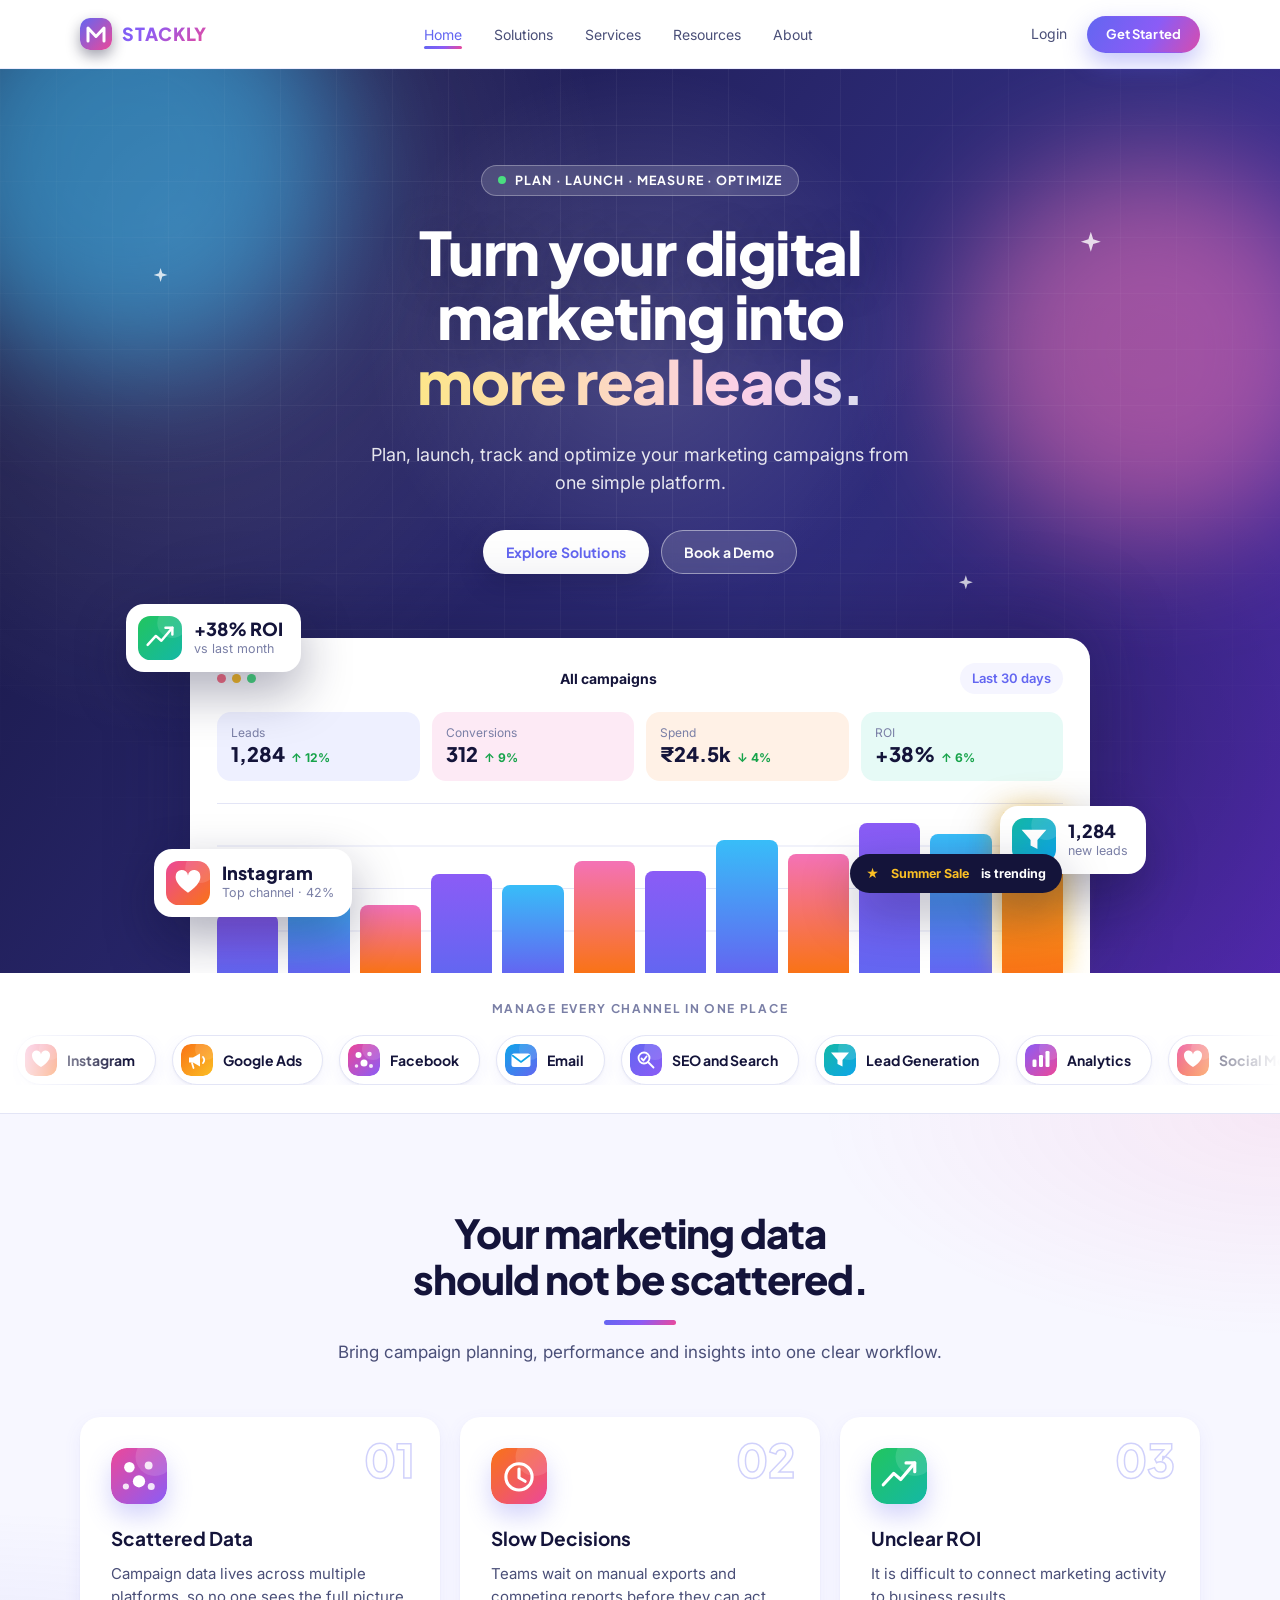
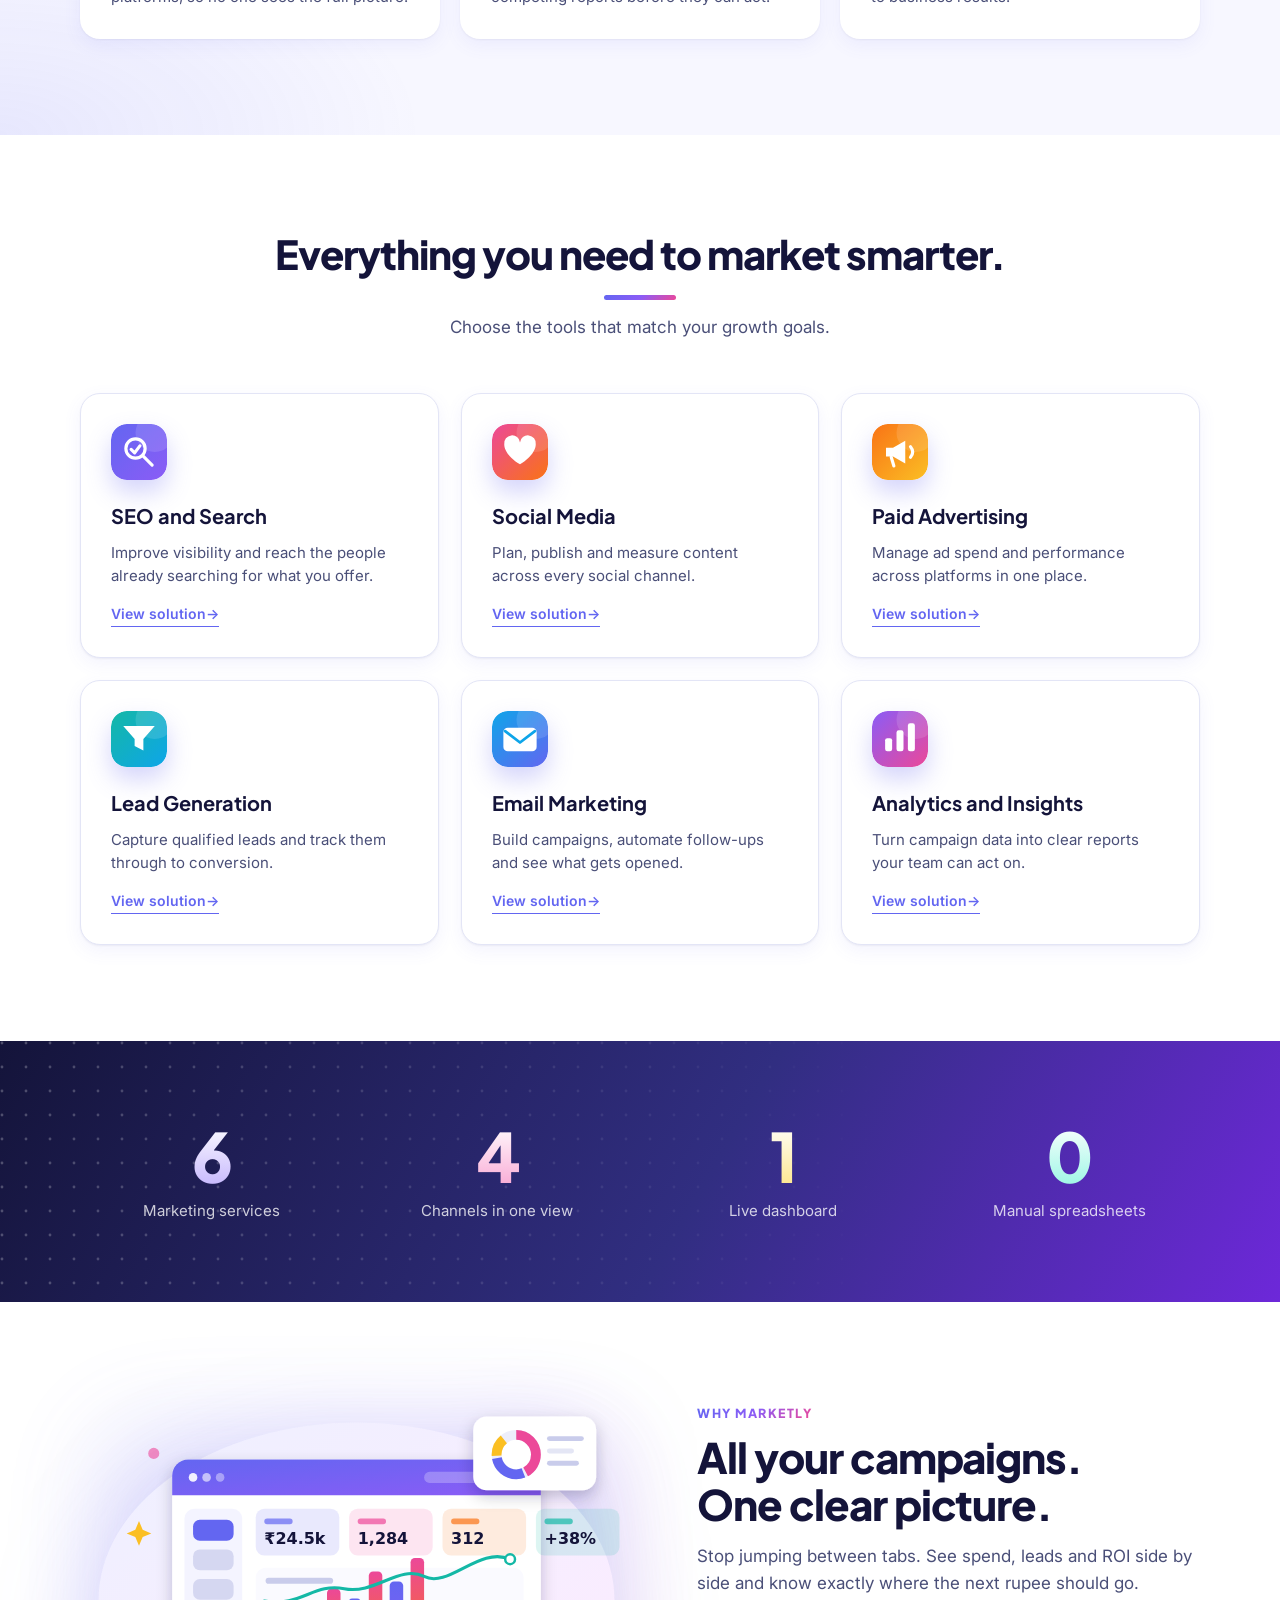
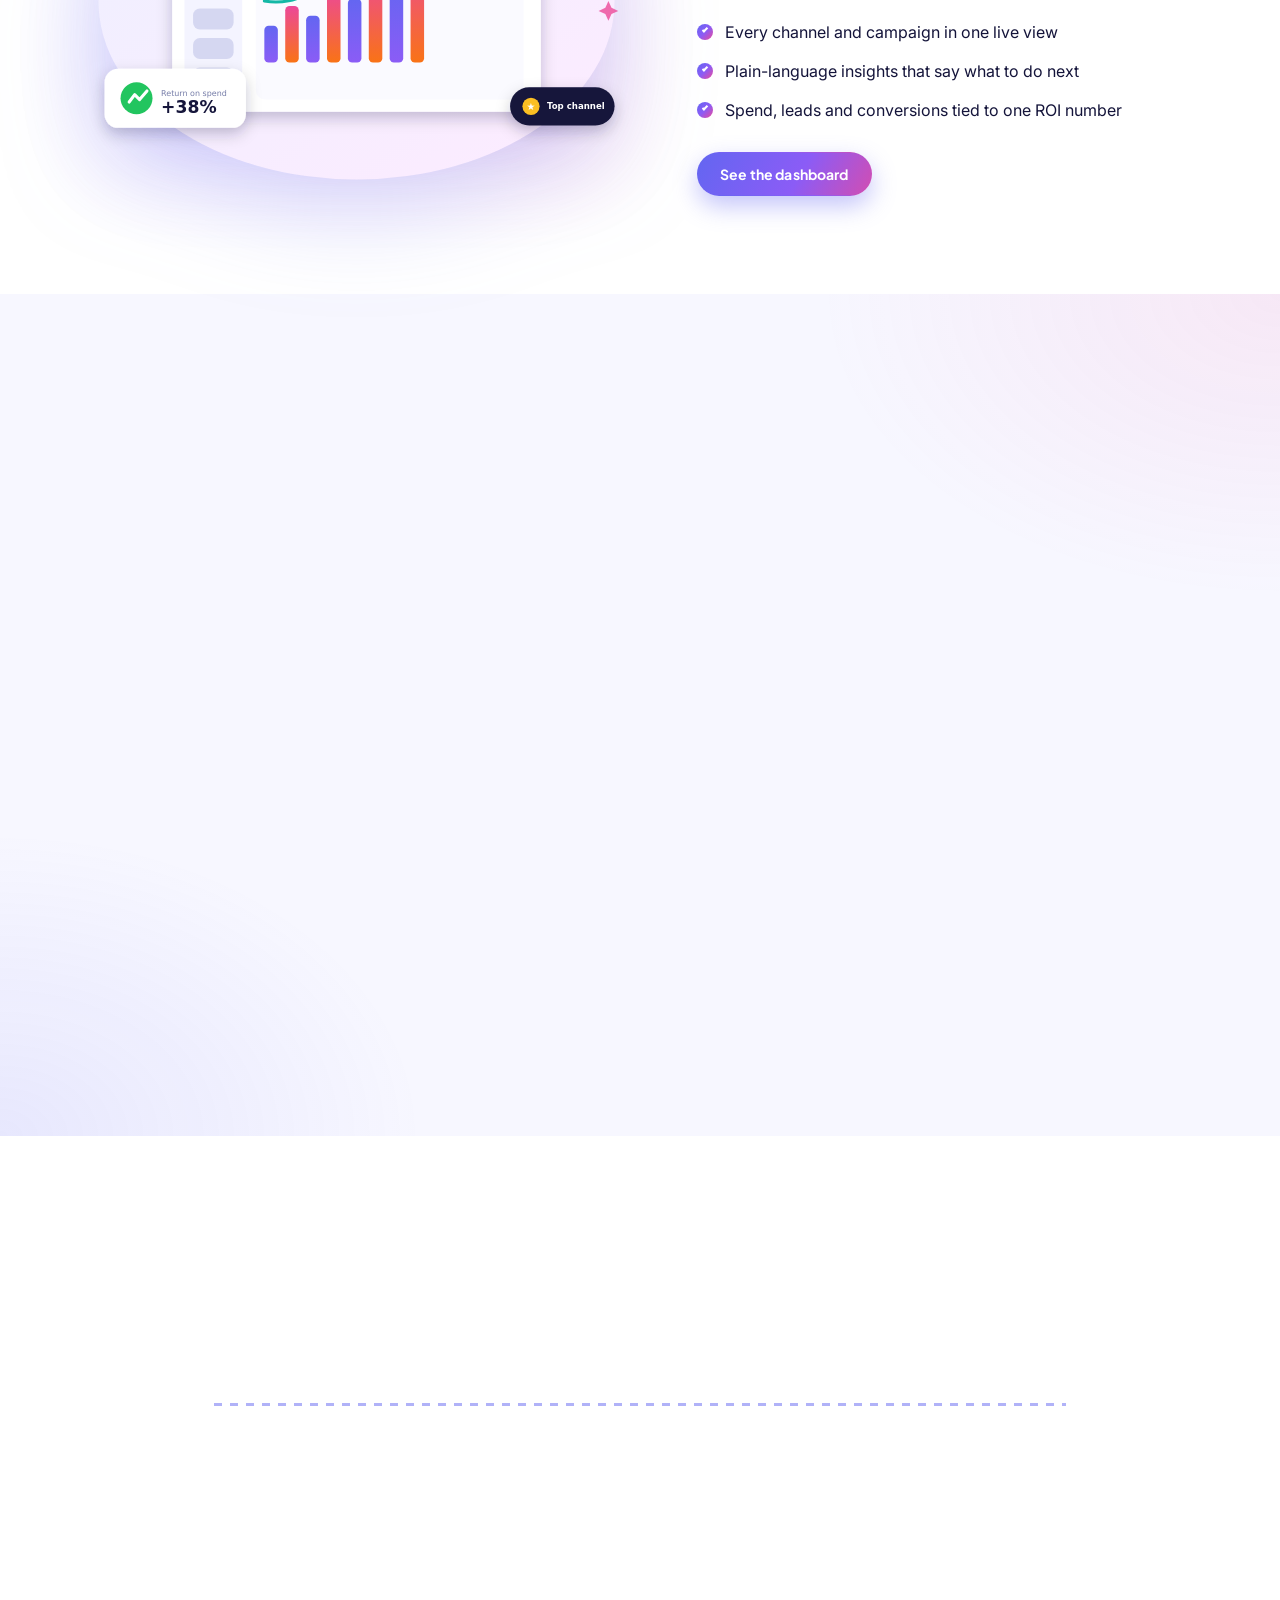
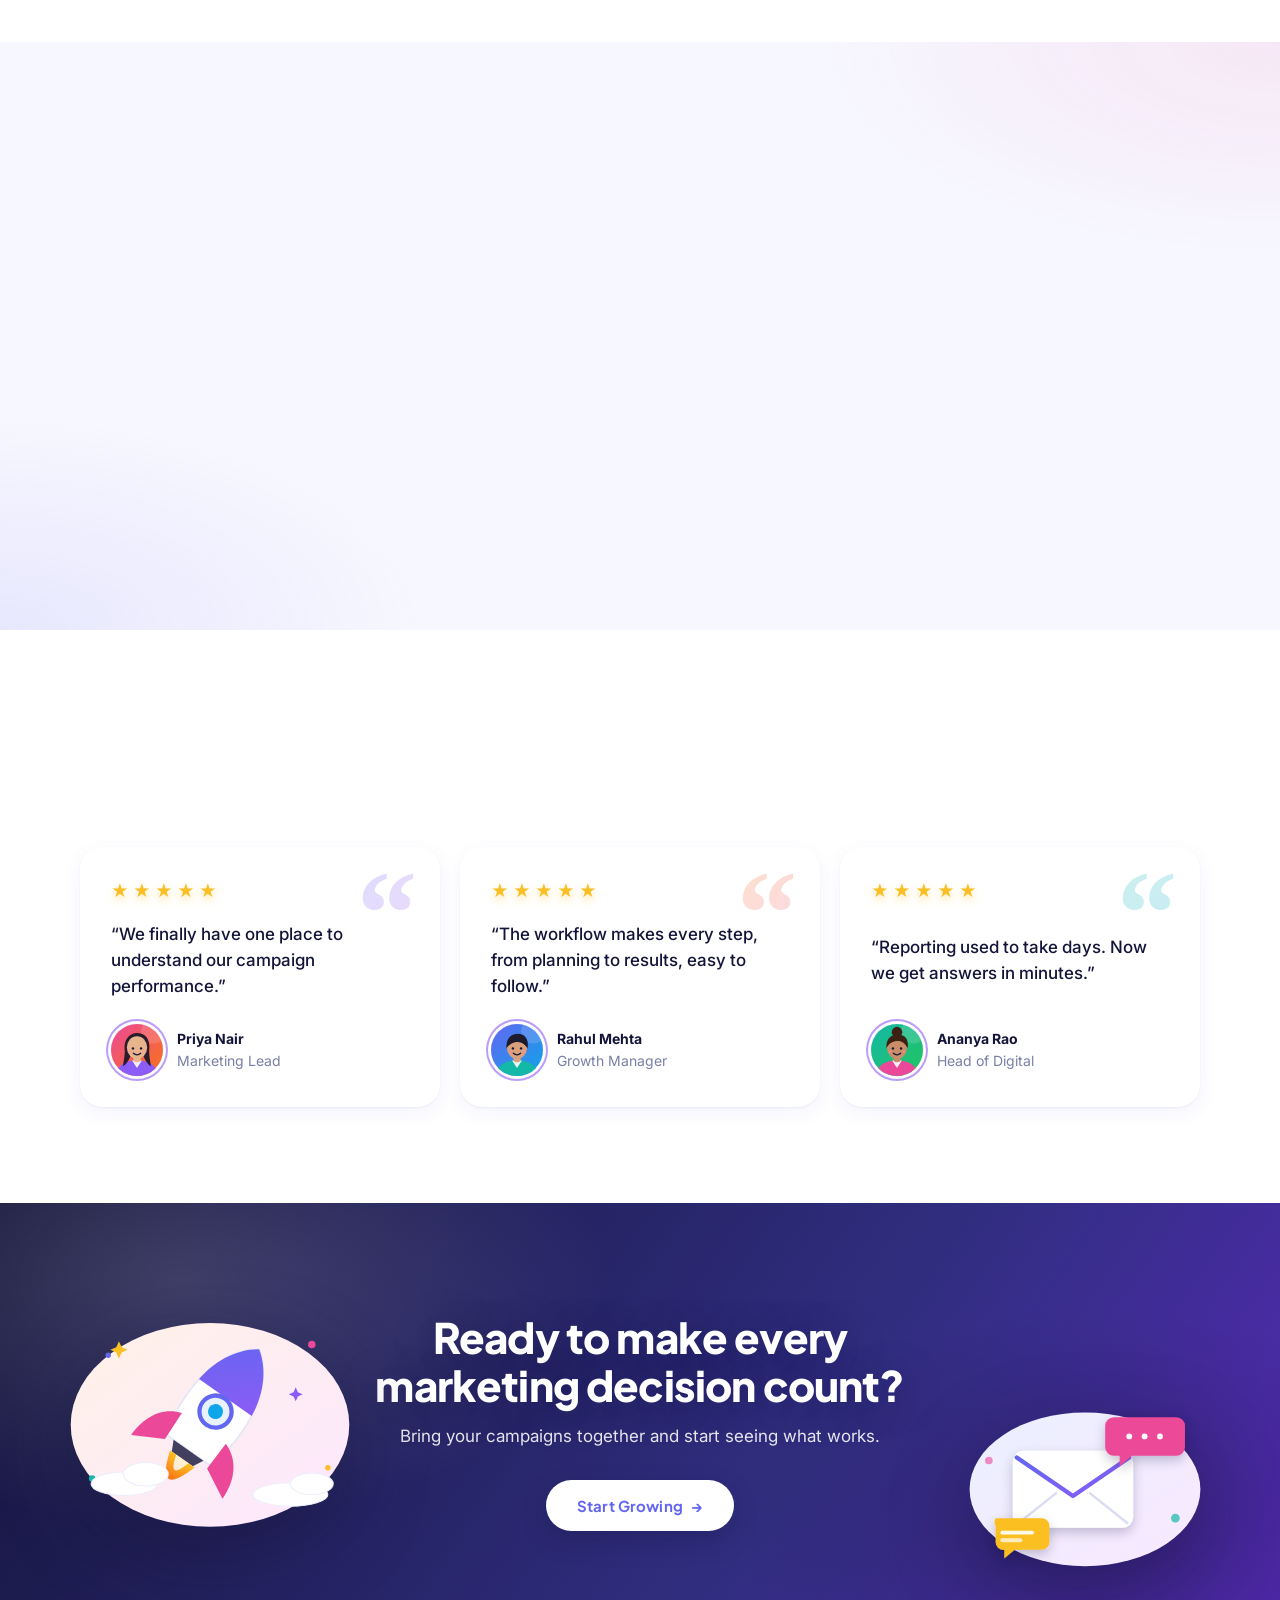
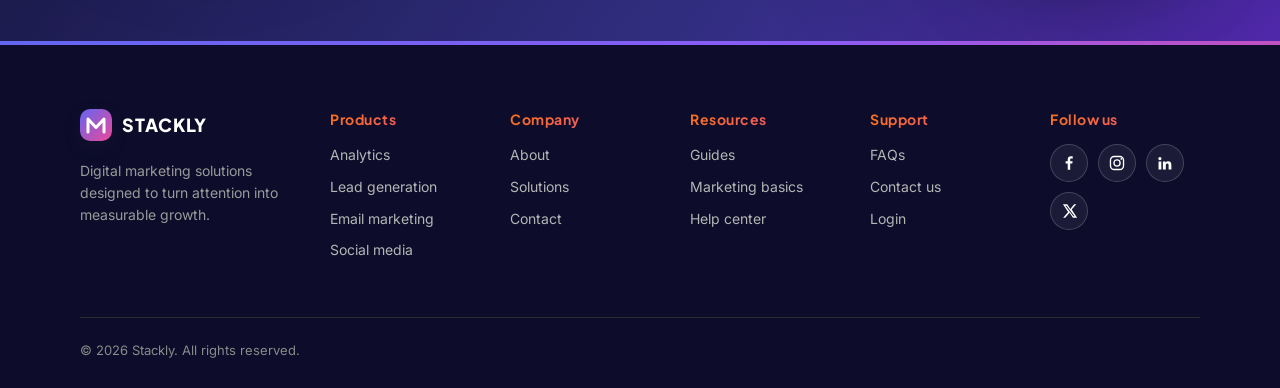
<file: index.html>
<!DOCTYPE html>
<html lang="en">
<head>
  <meta charset="UTF-8">
  <meta name="viewport" content="width=device-width, initial-scale=1">
  <title>Marketly — Turn your digital marketing into measurable growth</title>
  <meta name="description" content="Plan, launch, track and optimize your marketing campaigns from one simple platform.">
  <link rel="preconnect" href="https://fonts.googleapis.com">
  <link rel="preconnect" href="https://fonts.gstatic.com" crossorigin>
  <link href="https://fonts.googleapis.com/css2?family=Inter:wght@400;500;600;700;800&family=Plus+Jakarta+Sans:wght@600;700;800&display=swap" rel="stylesheet">
  <link rel="stylesheet" href="css/styles.css">
  <link rel="stylesheet" href="css/theme.css">
  <link rel="icon" type="image/svg+xml" href="images/favicon.svg">
  <meta name="theme-color" content="#6366f1">
  <script>if(!matchMedia("(prefers-reduced-motion: reduce)").matches)document.documentElement.classList.add("anim")</script>
</head>
<body>
  <a class="skip" href="#main">Skip to content</a>

  <header class="site-header">
    <div class="wrap nav">
      <a class="logo" href="index.html" aria-label="Stackly home">STACKLY</a>
      <nav aria-label="Main">
        <ul class="nav-links" id="nav-links">
          <li><a href="index.html" aria-current="page">Home</a></li>
          <li><a href="solutions.html">Solutions</a></li>
          <li><a href="services.html">Services</a></li>
          <li><a href="resources.html">Resources</a></li>
          <li><a href="about.html">About</a></li>
        </ul>
      </nav>
      <div class="nav-actions">
        <a class="login" href="login.html">Login</a>
        <a class="btn btn-dark btn-sm" href="onboarding.html">Get Started</a>
        <button class="menu-btn" type="button" aria-label="Menu" aria-expanded="false" aria-controls="nav-links"><span></span></button>
      </div>
    </div>
  </header>

  <main id="main">
    <!-- Hero -->
    <section class="hero" id="solutions" style="padding-bottom:0">
      <div class="hero-bg" aria-hidden="true"><span class="blob b1"></span><span class="blob b2"></span><span class="blob b3"></span><span class="grid"></span><i class="spark s1"></i><i class="spark s2"></i><i class="spark s3"></i><i class="spark s4"></i><i class="spark s5"></i></div>
      <div class="wrap">
        <div class="hero-copy">
          <span class="pill-badge"><i></i>Plan · Launch · Measure · Optimize</span>
          <h1>Turn your digital marketing into <span class="rotator"><span class="on">measurable growth.</span><span aria-hidden="true">more real leads.</span><span aria-hidden="true">clearer ROI.</span><span aria-hidden="true">faster decisions.</span></span></h1>
          <p>Plan, launch, track and optimize your marketing campaigns from one simple platform.</p>
          <div class="hero-actions">
            <a class="btn btn-light" href="solutions.html">Explore Solutions</a>
            <a class="btn btn-glass" href="#demo">Book a Demo</a>
          </div>
        </div>
        <div class="hero-art" aria-hidden="true">
          <div class="stage">
            <div class="hero-panel">
              <div class="hero-panel-top"><div class="dots"><i></i><i></i><i></i></div><strong>All campaigns</strong><span>Last 30 days</span></div>
              <div class="hero-mini">
                <div style="--i:0"><span>Leads</span><strong>1,284</strong><em>↑ 12%</em></div>
                <div style="--i:1"><span>Conversions</span><strong>312</strong><em>↑ 9%</em></div>
                <div style="--i:2"><span>Spend</span><strong>₹24.5k</strong><em>↓ 4%</em></div>
                <div style="--i:3"><span>ROI</span><strong>+38%</strong><em>↑ 6%</em></div>
              </div>
              <div class="hero-bars"><b style="height:35%"></b><b style="height:48%"></b><b style="height:40%"></b><b style="height:58%"></b><b style="height:52%"></b><b style="height:66%"></b><b style="height:60%"></b><b style="height:78%"></b><b style="height:70%"></b><b style="height:88%"></b><b style="height:82%"></b><b style="height:96%"></b></div>
            </div>
            <div class="float-card fc1"><img src="images/icon-roi.svg" alt="" width="44" height="44"><div><strong>+38% ROI</strong><span>vs last month</span></div></div>
            <div class="float-card fc2"><img src="images/icon-leads.svg" alt="" width="44" height="44"><div><strong>1,284</strong><span>new leads</span></div></div>
            <div class="float-card fc3"><img src="images/icon-social.svg" alt="" width="44" height="44"><div><strong>Instagram</strong><span>Top channel · 42%</span></div></div>
            <div class="float-card fc4"><span style="color:#fbbf24">★</span> <b>Summer Sale</b> is trending</div>
          </div>
        </div>
      </div>
    </section>

    <!-- Channels marquee -->
    <div class="marquee" role="region" aria-label="Channels you can manage in Marketly">
      <p class="marquee-label">Manage every channel in one place</p>
      <div class="marquee-view"><div class="track"><span class="chip"><img src="images/icon-social.svg" alt="" width="32" height="32">Instagram</span><span class="chip"><img src="images/icon-paid.svg" alt="" width="32" height="32">Google Ads</span><span class="chip"><img src="images/icon-scatter.svg" alt="" width="32" height="32">Facebook</span><span class="chip"><img src="images/icon-email.svg" alt="" width="32" height="32">Email</span><span class="chip"><img src="images/icon-seo.svg" alt="" width="32" height="32">SEO and Search</span><span class="chip"><img src="images/icon-leads.svg" alt="" width="32" height="32">Lead Generation</span><span class="chip"><img src="images/icon-analytics.svg" alt="" width="32" height="32">Analytics</span><span class="chip"><img src="images/icon-social.svg" alt="" width="32" height="32">Social Media</span><span class="chip" aria-hidden="true"><img src="images/icon-social.svg" alt="" width="32" height="32">Instagram</span><span class="chip" aria-hidden="true"><img src="images/icon-paid.svg" alt="" width="32" height="32">Google Ads</span><span class="chip" aria-hidden="true"><img src="images/icon-scatter.svg" alt="" width="32" height="32">Facebook</span><span class="chip" aria-hidden="true"><img src="images/icon-email.svg" alt="" width="32" height="32">Email</span><span class="chip" aria-hidden="true"><img src="images/icon-seo.svg" alt="" width="32" height="32">SEO and Search</span><span class="chip" aria-hidden="true"><img src="images/icon-leads.svg" alt="" width="32" height="32">Lead Generation</span><span class="chip" aria-hidden="true"><img src="images/icon-analytics.svg" alt="" width="32" height="32">Analytics</span><span class="chip" aria-hidden="true"><img src="images/icon-social.svg" alt="" width="32" height="32">Social Media</span></div></div>
    </div>

    <!-- Problem -->
    <section class="alt" id="about">
      <div class="wrap">
        <div class="sec-head">
          <h2>Your marketing data should not be scattered.</h2>
          <p>Bring campaign planning, performance and insights into one clear workflow.</p>
        </div>
        <div class="problems">
          <article class="problem"><span class="num">01</span><img class="ico" src="images/icon-scatter.svg" alt="" width="56" height="56"><h3>Scattered Data</h3><p>Campaign data lives across multiple platforms, so no one sees the full picture.</p></article>
          <article class="problem"><span class="num">02</span><img class="ico" src="images/icon-clock.svg" alt="" width="56" height="56"><h3>Slow Decisions</h3><p>Teams wait on manual exports and competing reports before they can act.</p></article>
          <article class="problem"><span class="num">03</span><img class="ico" src="images/icon-roi.svg" alt="" width="56" height="56"><h3>Unclear ROI</h3><p>It is difficult to connect marketing activity to business results.</p></article>
        </div>
      </div>
    </section>

    <!-- Services -->
    <section id="services">
      <div class="wrap">
        <div class="sec-head">
          <h2>Everything you need to market smarter.</h2>
          <p>Choose the tools that match your growth goals.</p>
        </div>
        <div class="services">
          <div class="service"><img class="ico" src="images/icon-seo.svg" alt="" width="56" height="56"><h3>SEO and Search</h3><p>Improve visibility and reach the people already searching for what you offer.</p><a href="services.html#seo">View solution</a></div>
          <div class="service"><img class="ico" src="images/icon-social.svg" alt="" width="56" height="56"><h3>Social Media</h3><p>Plan, publish and measure content across every social channel.</p><a href="services.html#social">View solution</a></div>
          <div class="service"><img class="ico" src="images/icon-paid.svg" alt="" width="56" height="56"><h3>Paid Advertising</h3><p>Manage ad spend and performance across platforms in one place.</p><a href="services.html#paid">View solution</a></div>
          <div class="service"><img class="ico" src="images/icon-leads.svg" alt="" width="56" height="56"><h3>Lead Generation</h3><p>Capture qualified leads and track them through to conversion.</p><a href="services.html#leads">View solution</a></div>
          <div class="service"><img class="ico" src="images/icon-email.svg" alt="" width="56" height="56"><h3>Email Marketing</h3><p>Build campaigns, automate follow-ups and see what gets opened.</p><a href="services.html#email">View solution</a></div>
          <div class="service"><img class="ico" src="images/icon-analytics.svg" alt="" width="56" height="56"><h3>Analytics and Insights</h3><p>Turn campaign data into clear reports your team can act on.</p><a href="services.html#analytics">View solution</a></div>
        </div>
      </div>
    </section>

    <!-- Numbers band -->
    <section class="band" aria-label="Marketly at a glance">
      <div class="wrap">
        <div class="b-item"><strong>6</strong><span>Marketing services</span></div>
        <div class="b-item"><strong>4</strong><span>Channels in one view</span></div>
        <div class="b-item"><strong>1</strong><span>Live dashboard</span></div>
        <div class="b-item"><strong>0</strong><span>Manual spreadsheets</span></div>
      </div>
    </section>

    <!-- Feature: one clear picture -->
    <section>
      <div class="wrap split-feature">
        <div class="illus-wrap"><img class="illus float" src="images/illus-analytics.svg" alt="Marketly dashboard showing leads, conversions, spend, ROI and a channel breakdown" width="900" height="650" loading="lazy"></div>
        <div class="text">
          <span class="eyebrow-dark">Why Marketly</span>
          <h2>All your campaigns. One clear picture.</h2>
          <p class="lead">Stop jumping between tabs. See spend, leads and ROI side by side and know exactly where the next rupee should go.</p>
          <ul class="checks">
            <li>Every channel and campaign in one live view</li>
            <li>Plain-language insights that say what to do next</li>
            <li>Spend, leads and conversions tied to one ROI number</li>
          </ul>
          <a class="btn btn-dark" href="dashboard.html">See the dashboard</a>
        </div>
      </div>
    </section>

    <!-- Dashboard -->
    <section class="alt" id="resources">
      <div class="wrap">
        <div class="sec-head">
          <h2>See what is working. Act faster.</h2>
          <p>One live view of your campaigns, leads and return on spend.</p>
        </div>
        <div class="stats">
          <div class="stat"><img class="ico" src="images/icon-rocket.svg" alt="" width="44" height="44"><span>Campaigns</span><strong>24</strong></div>
          <div class="stat"><img class="ico" src="images/icon-leads.svg" alt="" width="44" height="44"><span>Leads</span><strong>1,284</strong></div>
          <div class="stat"><img class="ico" src="images/icon-target.svg" alt="" width="44" height="44"><span>Conversions</span><strong>312</strong></div>
          <div class="stat"><img class="ico" src="images/icon-roi.svg" alt="" width="44" height="44"><span>ROI</span><strong>+38%</strong></div>
        </div>
        <div class="chart">
          <div class="chart-title">Campaign performance <small>Last 14 days</small></div>
          <div class="bars">
          <div class="bar" style="--h:42%" data-tip="130 leads" tabindex="0" role="img" aria-label="Day 1: 130 leads"></div>
          <div class="bar" style="--h:55%" data-tip="170 leads" tabindex="0" role="img" aria-label="Day 2: 170 leads"></div>
          <div class="bar" style="--h:48%" data-tip="148 leads" tabindex="0" role="img" aria-label="Day 3: 148 leads"></div>
          <div class="bar" style="--h:62%" data-tip="192 leads" tabindex="0" role="img" aria-label="Day 4: 192 leads"></div>
          <div class="bar" style="--h:58%" data-tip="179 leads" tabindex="0" role="img" aria-label="Day 5: 179 leads"></div>
          <div class="bar" style="--h:70%" data-tip="217 leads" tabindex="0" role="img" aria-label="Day 6: 217 leads"></div>
          <div class="bar" style="--h:52%" data-tip="161 leads" tabindex="0" role="img" aria-label="Day 7: 161 leads"></div>
          <div class="bar" style="--h:66%" data-tip="204 leads" tabindex="0" role="img" aria-label="Day 8: 204 leads"></div>
          <div class="bar" style="--h:74%" data-tip="229 leads" tabindex="0" role="img" aria-label="Day 9: 229 leads"></div>
          <div class="bar" style="--h:60%" data-tip="186 leads" tabindex="0" role="img" aria-label="Day 10: 186 leads"></div>
          <div class="bar" style="--h:82%" data-tip="254 leads" tabindex="0" role="img" aria-label="Day 11: 254 leads"></div>
          <div class="bar" style="--h:78%" data-tip="241 leads" tabindex="0" role="img" aria-label="Day 12: 241 leads"></div>
          <div class="bar" style="--h:90%" data-tip="279 leads" tabindex="0" role="img" aria-label="Day 13: 279 leads"></div>
          <div class="bar" style="--h:86%" data-tip="266 leads" tabindex="0" role="img" aria-label="Day 14: 266 leads"></div>
          </div>
          <div class="bar-labels"><span>14 days ago</span><span>Today</span></div>
        </div>
      </div>
    </section>

    <!-- Process -->
    <section>
      <div class="wrap">
        <div class="sec-head"><h2>From idea to measurable growth.</h2></div>
        <div class="steps">
          <div class="step"><span class="n">1</span><img class="ico" src="images/icon-clipboard.svg" alt="" width="46" height="46"><h3>Plan</h3><p>Define goals, audiences and budgets.</p></div>
          <div class="step"><span class="n">2</span><img class="ico" src="images/icon-rocket.svg" alt="" width="46" height="46"><h3>Launch</h3><p>Start campaigns across your channels.</p></div>
          <div class="step"><span class="n">3</span><img class="ico" src="images/icon-eye.svg" alt="" width="46" height="46"><h3>Measure</h3><p>Track performance against your ROI.</p></div>
          <div class="step"><span class="n">4</span><img class="ico" src="images/icon-bulb.svg" alt="" width="46" height="46"><h3>Optimize</h3><p>Improve results with what the data shows.</p></div>
        </div>
      </div>
    </section>

    <!-- Feature: set up fast -->
    <section class="alt">
      <div class="wrap split-feature">
        <div class="text">
          <span class="eyebrow-dark">Quick start</span>
          <h2>Ready in a few steps, not weeks.</h2>
          <p class="lead">Tell us about your business, pick the channels you use and your first dashboard is ready right away.</p>
          <ul class="checks">
            <li>Set up in three simple steps</li>
            <li>Choose from Instagram, Google Ads, Facebook and Email</li>
            <li>Change your channels any time</li>
          </ul>
          <a class="btn btn-dark" href="onboarding.html">Get Started</a>
        </div>
        <div class="illus-wrap"><img class="illus float" src="images/illus-rocket.svg" alt="A rocket launching, representing a quick start" width="560" height="420" loading="lazy"></div>
      </div>
    </section>

    <!-- Testimonials -->
    <section>
      <div class="wrap">
        <div class="sec-head"><h2>Built for teams that want clarity.</h2></div>
        <div class="quotes">
          <figure class="quote"><div class="stars" role="img" aria-label="5 out of 5 stars">★★★★★</div><blockquote>“We finally have one place to understand our campaign performance.”</blockquote><figcaption><img class="avatar" src="images/avatar-priya.svg" alt="" width="52" height="52"><div><strong>Priya Nair</strong><span>Marketing Lead</span></div></figcaption></figure>
          <figure class="quote"><div class="stars" role="img" aria-label="5 out of 5 stars">★★★★★</div><blockquote>“The workflow makes every step, from planning to results, easy to follow.”</blockquote><figcaption><img class="avatar" src="images/avatar-rahul.svg" alt="" width="52" height="52"><div><strong>Rahul Mehta</strong><span>Growth Manager</span></div></figcaption></figure>
          <figure class="quote"><div class="stars" role="img" aria-label="5 out of 5 stars">★★★★★</div><blockquote>“Reporting used to take days. Now we get answers in minutes.”</blockquote><figcaption><img class="avatar" src="images/avatar-ananya.svg" alt="" width="52" height="52"><div><strong>Ananya Rao</strong><span>Head of Digital</span></div></figcaption></figure>
        </div>
      </div>
    </section>

    <!-- CTA -->
    <section class="cta" id="demo">
      <div class="wrap">
        <div class="cta-art left" aria-hidden="true"><img src="images/illus-rocket.svg" alt="" width="560" height="420"></div><div class="cta-art right" aria-hidden="true"><img src="images/illus-contact.svg" alt="" width="520" height="360"></div>
        <h2>Ready to make every marketing decision count?</h2>
        <p>Bring your campaigns together and start seeing what works.</p>
        <a class="btn btn-light" href="onboarding.html">Start Growing</a>
      </div>
    </section>
  </main>

  <footer class="site-footer">
    <div class="wrap">
      <div class="footer-grid">
        <div>
          <a class="logo" href="index.html">STACKLY</a>
          <p>Digital marketing solutions designed to turn attention into measurable growth.</p>
        </div>
        <div><h4>Products</h4><ul><li><a href="services.html#analytics">Analytics</a></li><li><a href="services.html#leads">Lead generation</a></li><li><a href="services.html#email">Email marketing</a></li><li><a href="services.html#social">Social media</a></li></ul></div>
        <div><h4>Company</h4><ul><li><a href="about.html">About</a></li><li><a href="solutions.html">Solutions</a></li><li><a href="about.html#contact">Contact</a></li></ul></div>
        <div><h4>Resources</h4><ul><li><a href="resources.html#guides">Guides</a></li><li><a href="resources.html#basics">Marketing basics</a></li><li><a href="resources.html#help">Help center</a></li></ul></div>
        <div><h4>Support</h4><ul><li><a href="resources.html#help">FAQs</a></li><li><a href="about.html#contact">Contact us</a></li><li><a href="login.html">Login</a></li></ul></div>
      </div>
      <div class="copyright">© <span id="year">2026</span> Stackly. All rights reserved.</div>
    </div>
  </footer>

  <script src="js/main.js"></script>
  <script src="js/fx.js"></script>
</body>
</html>
</file>
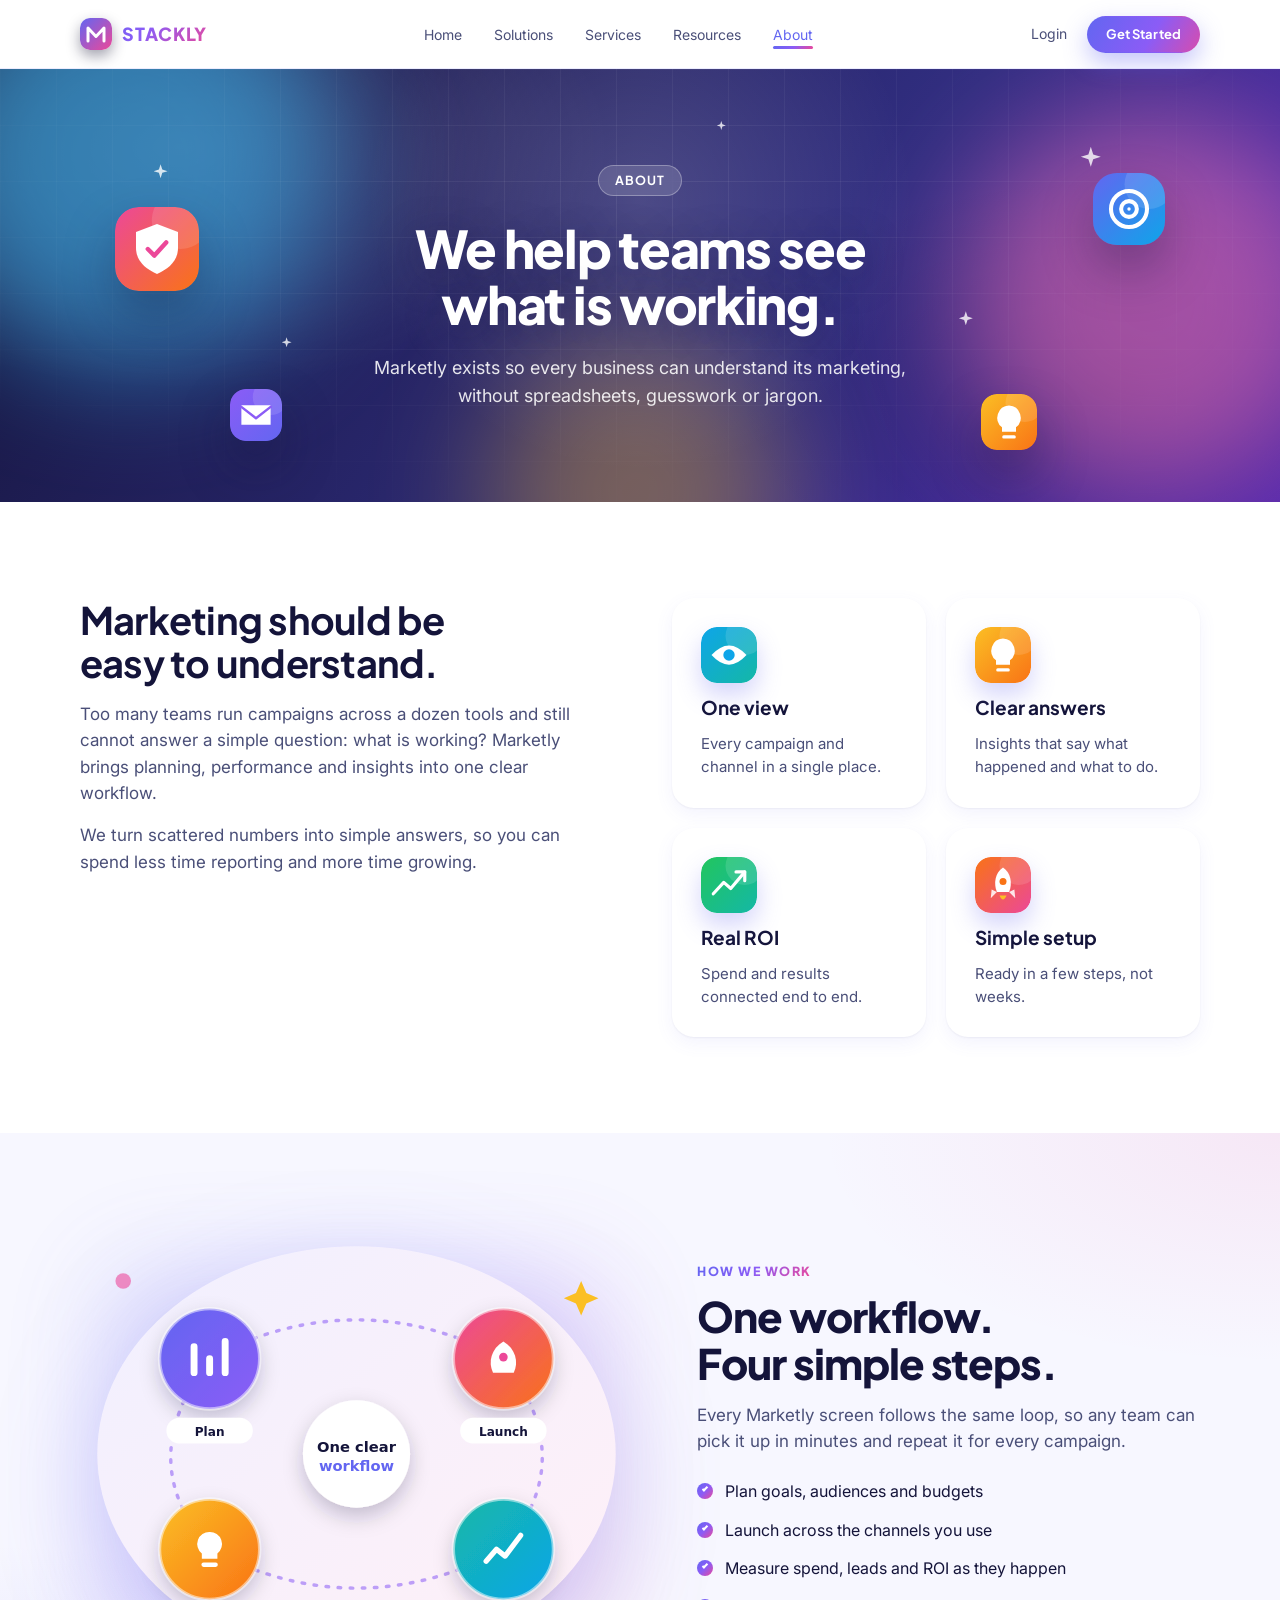
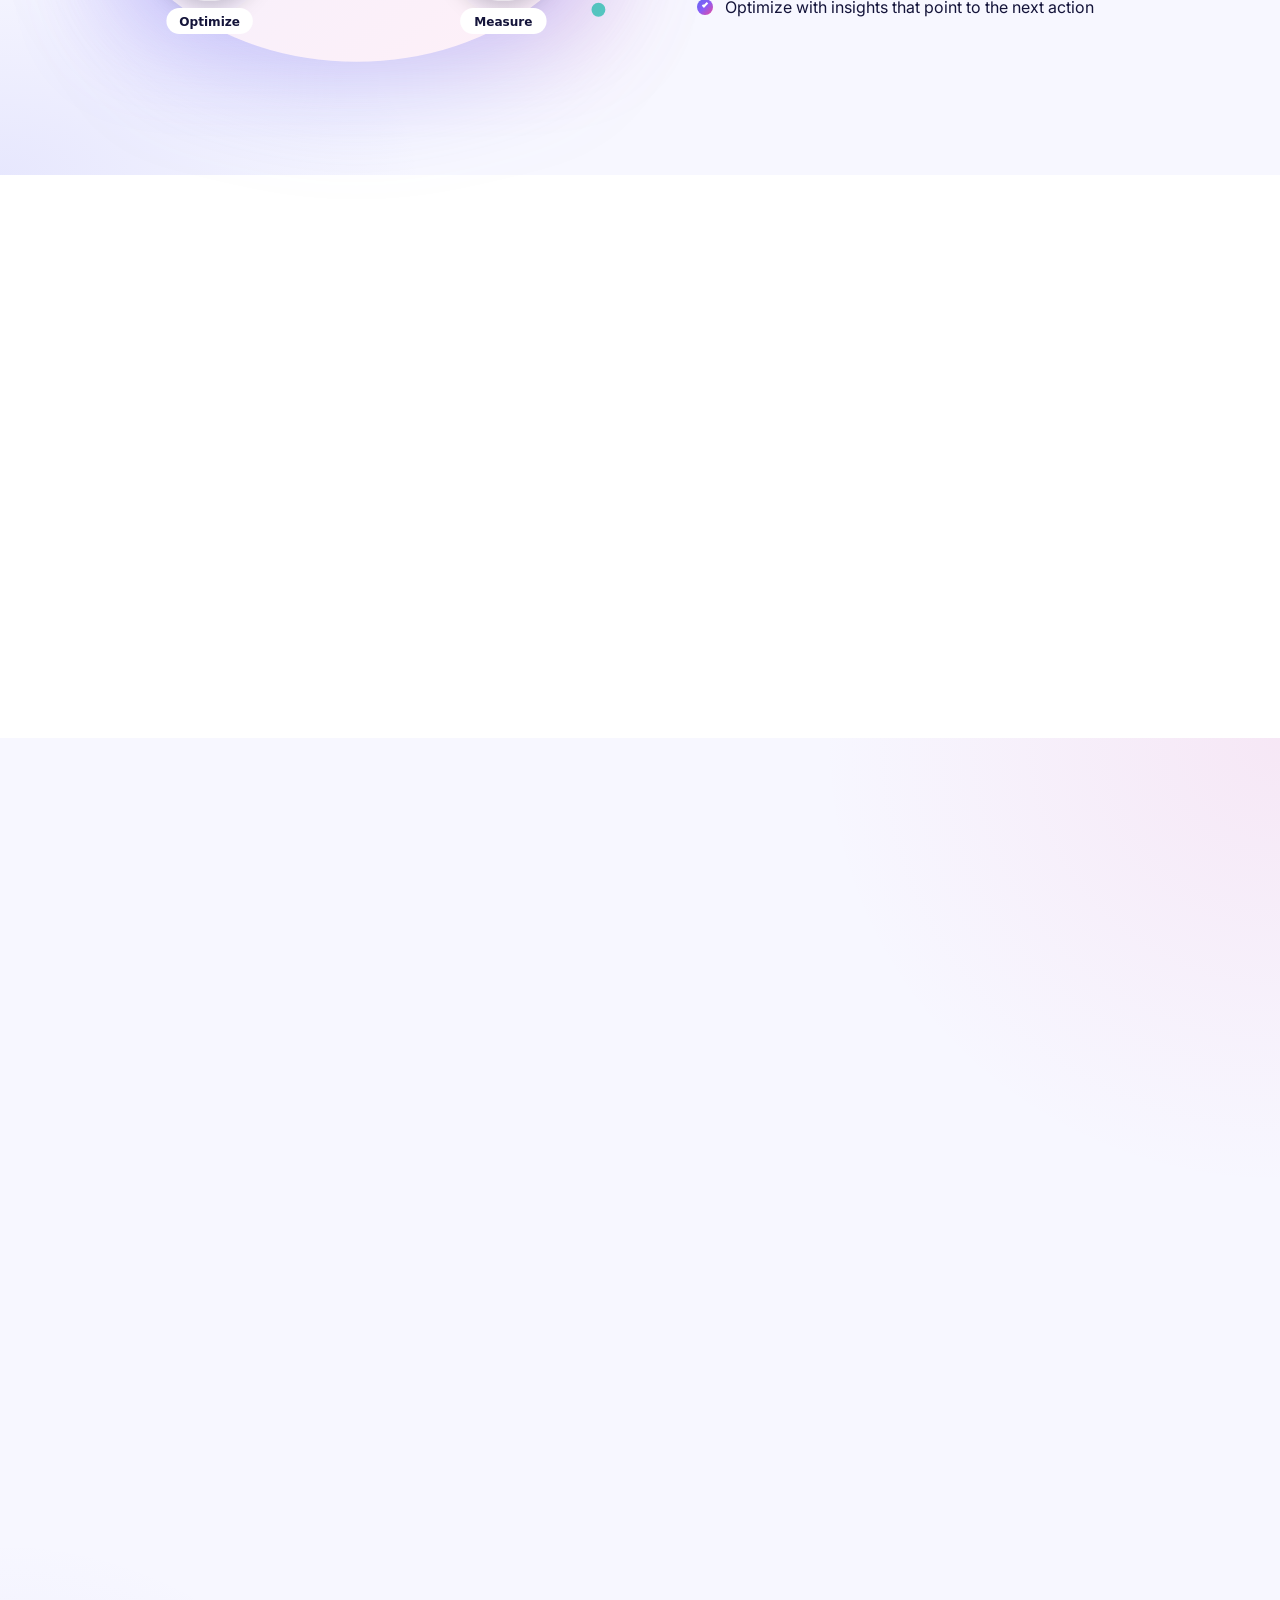
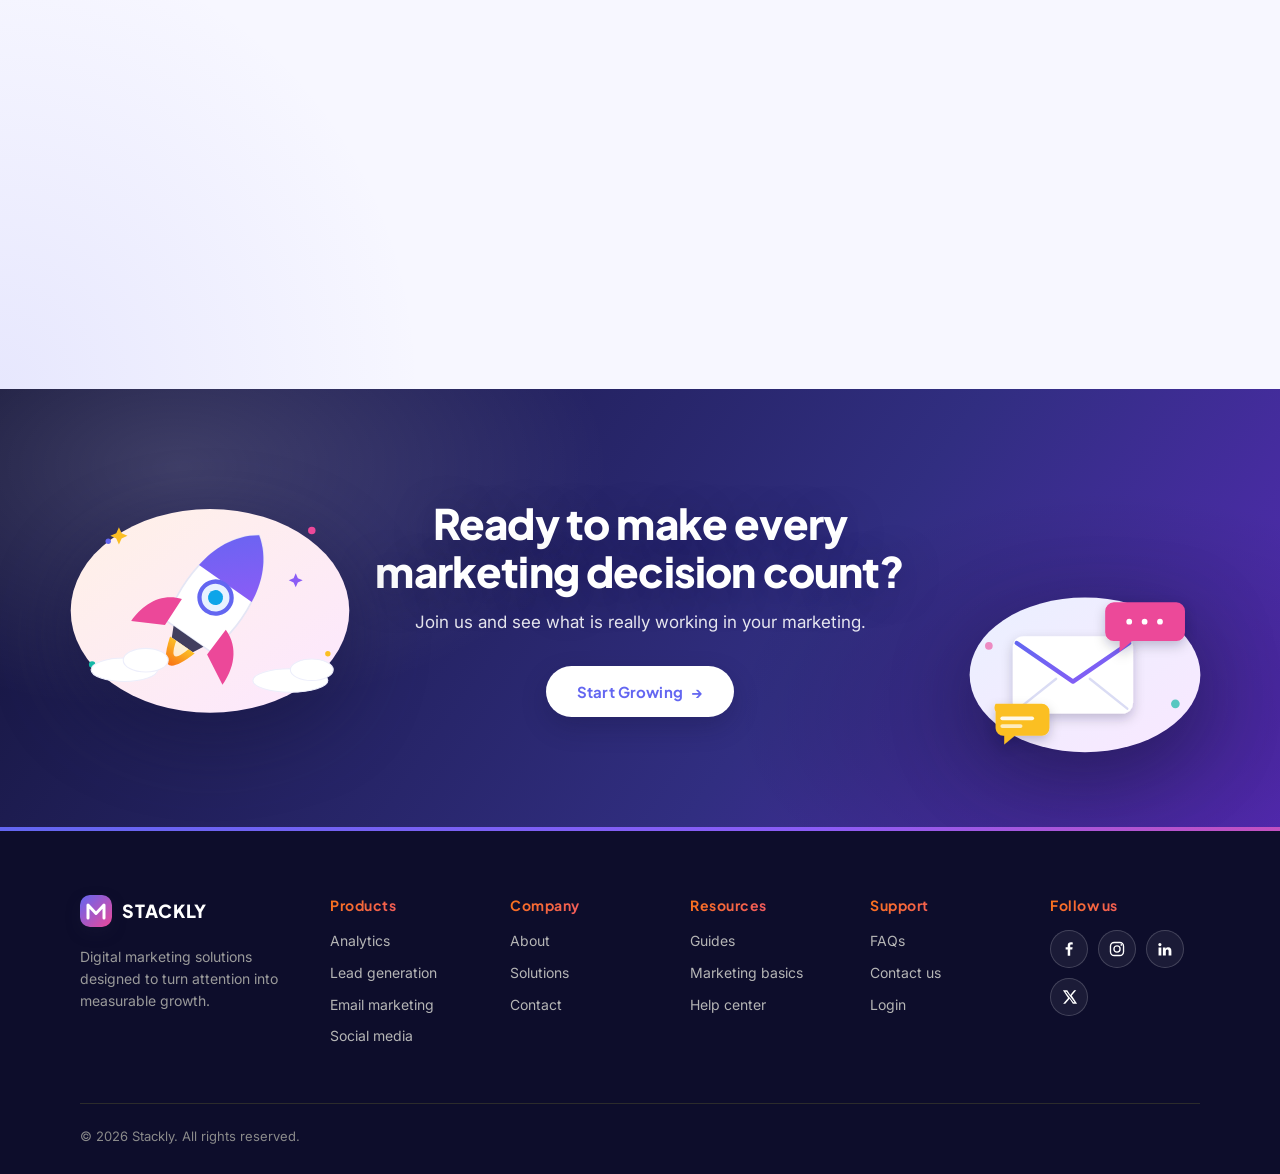
<file: about.html>
<!DOCTYPE html>
<html lang="en">
<head>
  <meta charset="UTF-8">
  <meta name="viewport" content="width=device-width, initial-scale=1">
  <title>About — Marketly</title>
  <meta name="description" content="About Marketly: helping teams see what is working in their marketing.">
  <link rel="preconnect" href="https://fonts.googleapis.com">
  <link rel="preconnect" href="https://fonts.gstatic.com" crossorigin>
  <link href="https://fonts.googleapis.com/css2?family=Inter:wght@400;500;600;700;800&family=Plus+Jakarta+Sans:wght@600;700;800&display=swap" rel="stylesheet">
  <link rel="stylesheet" href="css/styles.css">
  <link rel="stylesheet" href="css/theme.css">
  <link rel="icon" type="image/svg+xml" href="images/favicon.svg">
  <meta name="theme-color" content="#6366f1">
  <script>if(!matchMedia("(prefers-reduced-motion: reduce)").matches)document.documentElement.classList.add("anim")</script>
</head>
<body>
  <a class="skip" href="#main">Skip to content</a>

  <header class="site-header">
    <div class="wrap nav">
      <a class="logo" href="index.html" aria-label="Stackly home">STACKLY</a>
      <nav aria-label="Main">
        <ul class="nav-links" id="nav-links">
          <li><a href="index.html">Home</a></li>
          <li><a href="solutions.html">Solutions</a></li>
          <li><a href="services.html">Services</a></li>
          <li><a href="resources.html">Resources</a></li>
          <li><a href="about.html" aria-current="page">About</a></li>
        </ul>
      </nav>
      <div class="nav-actions">
        <a class="login" href="login.html">Login</a>
        <a class="btn btn-dark btn-sm" href="onboarding.html">Get Started</a>
        <button class="menu-btn" type="button" aria-label="Menu" aria-expanded="false" aria-controls="nav-links"><span></span></button>
      </div>
    </div>
  </header>

  <main id="main">
    <section class="hero page-hero">
      <div class="hero-bg" aria-hidden="true"><span class="blob b1"></span><span class="blob b2"></span><span class="blob b3"></span><span class="grid"></span><i class="spark s1"></i><i class="spark s2"></i><i class="spark s3"></i><i class="spark s4"></i><i class="spark s5"></i><img class="hero-icon hi-l" src="images/icon-shield.svg" alt="" width="84" height="84"><img class="hero-icon hi-r" src="images/icon-target.svg" alt="" width="72" height="72"><img class="hero-icon hi-l2" src="images/icon-mail.svg" alt="" width="52" height="52"><img class="hero-icon hi-r2" src="images/icon-bulb.svg" alt="" width="56" height="56"></div>
      <div class="wrap">
        <div class="hero-copy">
          <span class="eyebrow">About</span>
          <h1>We help teams see what is working.</h1>
          <p>Marketly exists so every business can understand its marketing, without spreadsheets, guesswork or jargon.</p>
        </div>
      </div>
    </section>

    <section id="about-us">
      <div class="wrap">
        <div class="split">
          <div class="text">
            <h2>Marketing should be easy to understand.</h2>
            <p>Too many teams run campaigns across a dozen tools and still cannot answer a simple question: what is working? Marketly brings planning, performance and insights into one clear workflow.</p>
            <p>We turn scattered numbers into simple answers, so you can spend less time reporting and more time growing.</p>
          </div>
          <div class="cards two" style="grid-template-columns:1fr 1fr">
            <article class="card"><img class="ico" src="images/icon-eye.svg" alt="" width="56" height="56"><h3>One view</h3><p>Every campaign and channel in a single place.</p></article>
            <article class="card"><img class="ico" src="images/icon-bulb.svg" alt="" width="56" height="56"><h3>Clear answers</h3><p>Insights that say what happened and what to do.</p></article>
            <article class="card"><img class="ico" src="images/icon-roi.svg" alt="" width="56" height="56"><h3>Real ROI</h3><p>Spend and results connected end to end.</p></article>
            <article class="card"><img class="ico" src="images/icon-rocket.svg" alt="" width="56" height="56"><h3>Simple setup</h3><p>Ready in a few steps, not weeks.</p></article>
          </div>
        </div>
      </div>
    </section>

    <section class="alt">
      <div class="wrap split-feature">
        <div class="illus-wrap"><img class="illus float" src="images/illus-about.svg" alt="A cycle of Plan, Launch, Measure and Optimize around one clear workflow" width="640" height="520" loading="lazy"></div>
        <div class="text">
          <span class="eyebrow-dark">How we work</span>
          <h2>One workflow. Four simple steps.</h2>
          <p class="lead">Every Marketly screen follows the same loop, so any team can pick it up in minutes and repeat it for every campaign.</p>
          <ul class="checks">
            <li>Plan goals, audiences and budgets</li>
            <li>Launch across the channels you use</li>
            <li>Measure spend, leads and ROI as they happen</li>
            <li>Optimize with insights that point to the next action</li>
          </ul>
        </div>
      </div>
    </section>

    <section>
      <div class="wrap">
        <div class="sec-head">
          <h2>What we believe in.</h2>
          <p>The principles behind every screen we design.</p>
        </div>
        <div class="cards">
          <article class="card"><img class="ico" src="images/icon-target.svg" alt="" width="56" height="56"><span class="num">01</span><h3>Clarity first</h3><p>If a number does not help you decide, it does not belong on the screen.</p></article>
          <article class="card"><img class="ico" src="images/icon-rocket.svg" alt="" width="56" height="56"><span class="num">02</span><h3>Built for action</h3><p>Every insight ends with a next step you can take today.</p></article>
          <article class="card"><img class="ico" src="images/icon-shield.svg" alt="" width="56" height="56"><span class="num">03</span><h3>Honest numbers</h3><p>We show the real picture, including what needs attention.</p></article>
        </div>
      </div>
    </section>

    <section id="contact" class="alt">
      <div class="wrap">
        <div class="sec-head">
          <h2>Get in touch.</h2>
          <p>Questions, feedback or want a walkthrough? We would love to hear from you.</p>
        </div>
        <div class="contact-box">
          <img src="images/illus-contact.svg" alt="" width="520" height="360" loading="lazy">
          <div class="split">
            <div class="text"><h2 style="font-size:24px">Talk to the team</h2><p style="font-size:16px">Email us at <a href="mailto:hello@marketly.com">hello@marketly.com</a> and we will reply as soon as we can.</p></div>
            <ul class="checks"><li>Product walkthroughs and demos</li><li>Help with setup and channels</li><li>Feedback and feature ideas</li></ul>
          </div>
          <form class="feedback-form" id="feedback-form" novalidate>
            <div class="feedback-heading"><h2>Send us your feedback</h2><p>Your message will be saved so our team can review it.</p></div>
            <div class="feedback-fields">
              <div class="feedback-field"><label for="feedback-name">Name</label><input id="feedback-name" name="name" autocomplete="name" maxlength="120" required></div>
              <div class="feedback-field"><label for="feedback-email">Email</label><input id="feedback-email" name="email" type="email" autocomplete="email" maxlength="254" required></div>
              <div class="feedback-field"><label for="feedback-subject">Subject</label><input id="feedback-subject" name="subject" maxlength="160" required></div>
              <div class="feedback-field"><label for="feedback-rating">Rating (optional)</label><select id="feedback-rating" name="rating"><option value="">Choose a rating</option><option value="5">5 — Excellent</option><option value="4">4 — Good</option><option value="3">3 — Okay</option><option value="2">2 — Needs improvement</option><option value="1">1 — Poor</option></select></div>
              <div class="feedback-field feedback-message"><label for="feedback-message">Message</label><textarea id="feedback-message" name="message" rows="5" maxlength="5000" required></textarea></div>
            </div>
            <p class="feedback-status" id="feedback-status" role="status" aria-live="polite"></p>
            <button class="btn btn-dark" type="submit">Send Feedback</button>
          </form>
        </div>
      </div>
    </section>

    <section class="cta">
      <div class="wrap">
        <div class="cta-art left" aria-hidden="true"><img src="images/illus-rocket.svg" alt="" width="560" height="420"></div><div class="cta-art right" aria-hidden="true"><img src="images/illus-contact.svg" alt="" width="520" height="360"></div>
        <h2>Ready to make every marketing decision count?</h2>
        <p>Join us and see what is really working in your marketing.</p>
        <a class="btn btn-light" href="onboarding.html">Start Growing</a>
      </div>
    </section>
  </main>

  <footer class="site-footer">
    <div class="wrap">
      <div class="footer-grid">
        <div>
          <a class="logo" href="index.html">STACKLY</a>
          <p>Digital marketing solutions designed to turn attention into measurable growth.</p>
        </div>
        <div><h4>Products</h4><ul><li><a href="services.html#analytics">Analytics</a></li><li><a href="services.html#leads">Lead generation</a></li><li><a href="services.html#email">Email marketing</a></li><li><a href="services.html#social">Social media</a></li></ul></div>
        <div><h4>Company</h4><ul><li><a href="about.html">About</a></li><li><a href="solutions.html">Solutions</a></li><li><a href="about.html#contact">Contact</a></li></ul></div>
        <div><h4>Resources</h4><ul><li><a href="resources.html#guides">Guides</a></li><li><a href="resources.html#basics">Marketing basics</a></li><li><a href="resources.html#help">Help center</a></li></ul></div>
        <div><h4>Support</h4><ul><li><a href="resources.html#help">FAQs</a></li><li><a href="about.html#contact">Contact us</a></li><li><a href="login.html">Login</a></li></ul></div>
      </div>
      <div class="copyright">© <span id="year">2026</span> Stackly. All rights reserved.</div>
    </div>
  </footer>

  <script src="js/main.js"></script>
  <script src="js/fx.js"></script>
  <script src="js/feedback.js"></script>
</body>
</html>
</file>
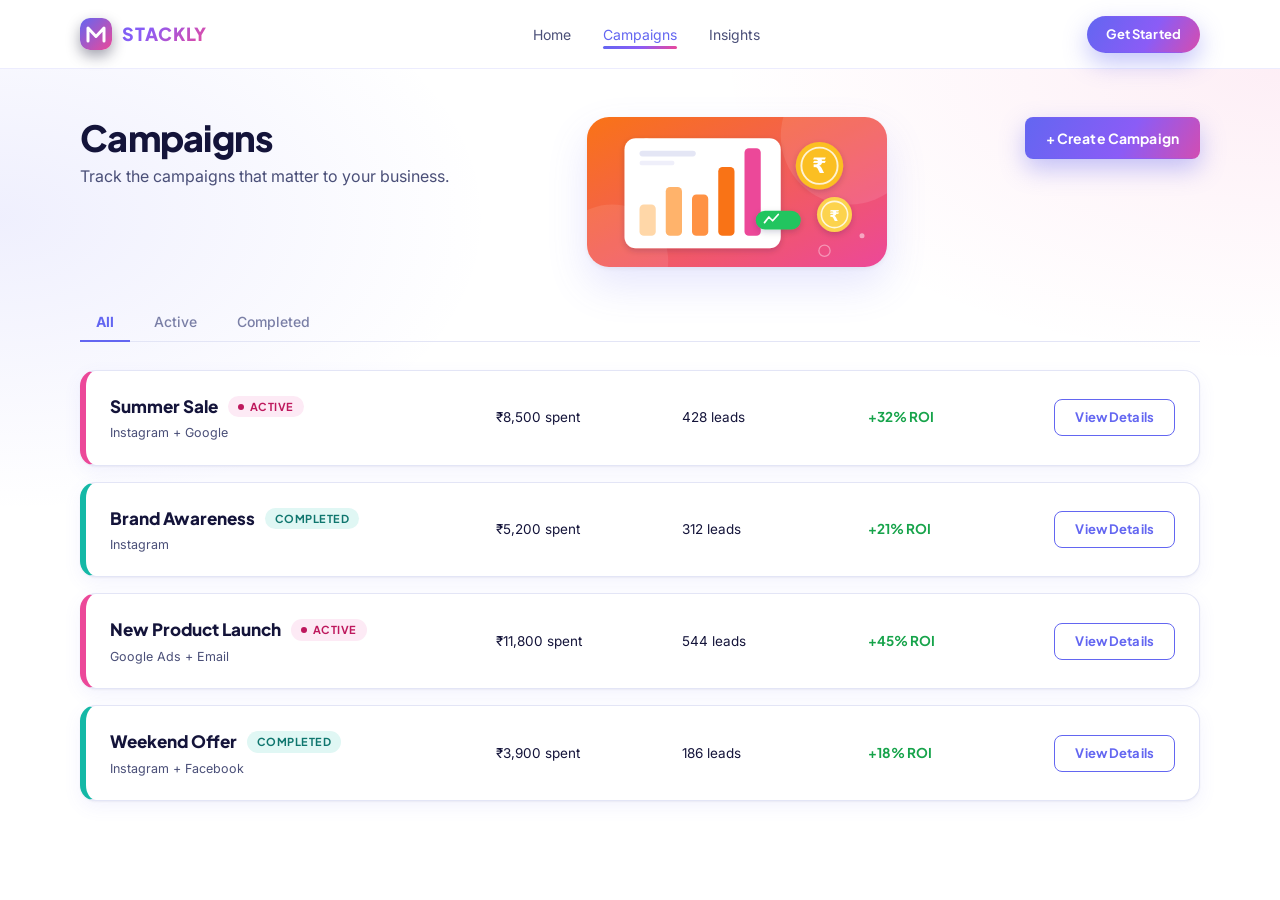
<file: campaigns.html>
<!DOCTYPE html>
<html lang="en">
<head>
  <meta charset="UTF-8">
  <meta name="viewport" content="width=device-width, initial-scale=1">
  <title>Campaigns — Marketly</title>
  <link rel="preconnect" href="https://fonts.googleapis.com">
  <link rel="preconnect" href="https://fonts.gstatic.com" crossorigin>
  <link href="https://fonts.googleapis.com/css2?family=Inter:wght@400;500;600;700;800&family=Plus+Jakarta+Sans:wght@600;700;800&display=swap" rel="stylesheet">
  <link rel="stylesheet" href="css/styles.css">
  <link rel="stylesheet" href="css/theme.css">
  <link rel="icon" type="image/svg+xml" href="images/favicon.svg">
  <meta name="theme-color" content="#6366f1">
  <script>if(!matchMedia("(prefers-reduced-motion: reduce)").matches)document.documentElement.classList.add("anim")</script>
</head>
<body>
  <a class="skip" href="#main">Skip to content</a>
  <header class="site-header">
    <div class="wrap nav">
      <a class="logo" href="index.html" aria-label="Stackly home">STACKLY</a>
      <nav aria-label="Main">
        <ul class="nav-links" id="nav-links">
          <li><a href="index.html">Home</a></li>
          <li><a href="campaigns.html" aria-current="page">Campaigns</a></li>
          <li><a href="insights.html">Insights</a></li>
        </ul>
      </nav>
      <div class="nav-actions">
        <a class="btn btn-dark btn-sm" href="onboarding.html">Get Started</a>
        <button class="menu-btn" type="button" aria-label="Menu" aria-expanded="false" aria-controls="nav-links"><span></span></button>
      </div>
    </div>
  </header>

  <main class="app-main" id="main">
    <div class="wrap">
      <div class="page-bar">
        <div class="page-head">
          <h1>Campaigns</h1>
          <p>Track the campaigns that matter to your business.</p>
        </div>
        <img class="head-art" src="images/banner-paid.svg" alt="" width="480" height="240"><button class="btn btn-dark" type="button" id="create-btn">+ Create Campaign</button>
      </div>

      <div class="tabs" role="tablist" aria-label="Filter campaigns">
        <button class="tab" role="tab" id="tab-all" data-filter="all" aria-selected="true" aria-controls="campaign-list">All</button>
        <button class="tab" role="tab" id="tab-active" data-filter="active" aria-selected="false" aria-controls="campaign-list" tabindex="-1">Active</button>
        <button class="tab" role="tab" id="tab-completed" data-filter="completed" aria-selected="false" aria-controls="campaign-list" tabindex="-1">Completed</button>
      </div>

      <div class="campaign-list" id="campaign-list" role="tabpanel" aria-live="polite"></div>
    </div>
  </main>

  <!-- Campaign details -->
  <dialog id="details-dlg" aria-labelledby="details-title">
    <div class="dlg">
      <h2 id="details-title"></h2>
      <p class="sub" id="details-sub"></p>
      <dl>
        <div><dt>Spent</dt><dd id="d-spent"></dd></div>
        <div><dt>Leads</dt><dd id="d-leads"></dd></div>
        <div><dt>Cost per lead</dt><dd id="d-cpl"></dd></div>
        <div><dt>ROI</dt><dd id="d-roi"></dd></div>
      </dl>
      <div class="actions"><button class="btn btn-dark" type="button" data-close>Close</button></div>
    </div>
  </dialog>

  <!-- Create campaign -->
  <dialog id="create-dlg" aria-labelledby="create-title">
    <form class="dlg" id="create-form" novalidate>
      <h2 id="create-title">Create campaign</h2>
      <p class="sub">Name it and pick where it will run. You can add details later.</p>
      <div class="field">
        <label for="c-name">Campaign name</label>
        <input id="c-name" type="text" placeholder="Enter a campaign name" autocomplete="off">
        <p class="error" id="c-name-error" role="alert"></p>
      </div>
      <fieldset>
        <legend>Channels</legend>
        <div class="option-grid">
          <label class="option"><input type="checkbox" name="c-channel" value="Instagram"><span class="box"></span>Instagram</label>
          <label class="option"><input type="checkbox" name="c-channel" value="Google Ads"><span class="box"></span>Google Ads</label>
          <label class="option"><input type="checkbox" name="c-channel" value="Facebook"><span class="box"></span>Facebook</label>
          <label class="option"><input type="checkbox" name="c-channel" value="Email"><span class="box"></span>Email</label>
        </div>
        <p class="error" id="c-channel-error" role="alert"></p>
      </fieldset>
      <div class="actions">
        <button class="btn btn-outline" type="button" data-close>Cancel</button>
        <button class="btn btn-dark" type="submit">Create Campaign</button>
      </div>
    </form>
  </dialog>

  <script src="js/main.js"></script>
  <script src="js/fx.js"></script>
  <script src="js/campaigns.js"></script>
</body>
</html>
</file>
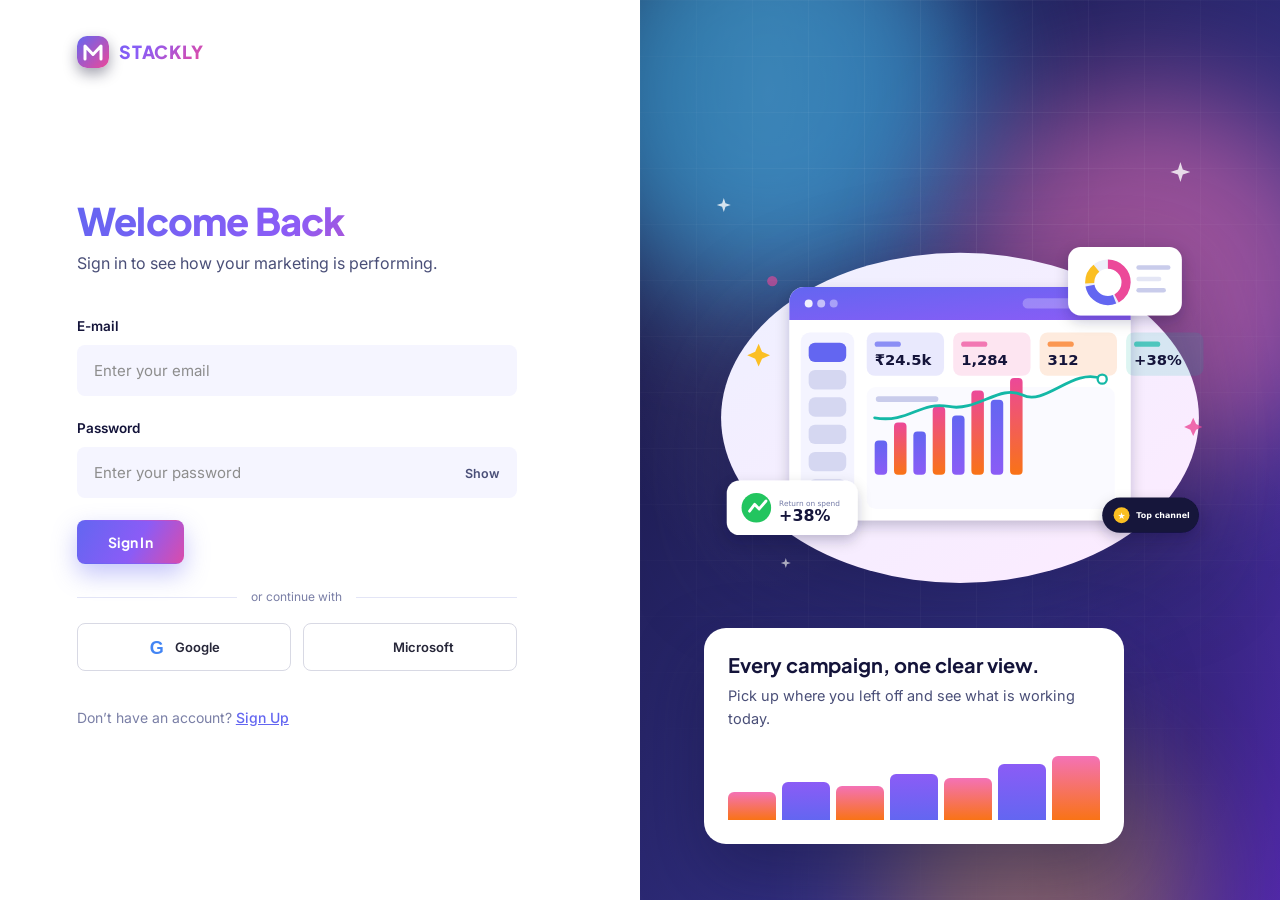
<file: dashboard.html>
<!DOCTYPE html>
<html lang="en">
<head>
  <meta charset="UTF-8">
  <meta name="viewport" content="width=device-width, initial-scale=1">
  <title>Dashboard — Marketly</title>
  <link rel="preconnect" href="https://fonts.googleapis.com">
  <link rel="preconnect" href="https://fonts.gstatic.com" crossorigin>
  <link href="https://fonts.googleapis.com/css2?family=Inter:wght@400;500;600;700;800&family=Plus+Jakarta+Sans:wght@600;700;800&display=swap" rel="stylesheet">
  <link rel="stylesheet" href="css/styles.css">
  <link rel="stylesheet" href="css/theme.css">
  <link rel="icon" type="image/svg+xml" href="images/favicon.svg">
  <meta name="theme-color" content="#6366f1">
  <script src="js/auth-guard.js"></script>
  <script>if(!matchMedia("(prefers-reduced-motion: reduce)").matches)document.documentElement.classList.add("anim")</script>
</head>
<body>
  <a class="skip" href="#main">Skip to content</a>
  <header class="site-header">
    <div class="wrap nav">
      <a class="logo" href="index.html" aria-label="Marketly home">MARKETLY</a>
      <nav aria-label="Main">
        <ul class="nav-links" id="nav-links">
          <li><a href="index.html">Home</a></li>
          <li><a href="campaigns.html">Campaigns</a></li>
          <li><a href="insights.html">Insights</a></li>
        </ul>
      </nav>
      <div class="nav-actions">
        <button class="btn btn-dark btn-sm" id="logout-button" type="button">Sign out</button>
        <a class="btn btn-dark btn-sm" href="onboarding.html">Get Started</a>
        <button class="menu-btn" type="button" aria-label="Menu" aria-expanded="false" aria-controls="nav-links"><span></span></button>
      </div>
    </div>
  </header>

  <main class="app-main" id="main">
    <div class="wrap">
      <div class="page-head welcome">
        <div class="hero-bg" aria-hidden="true"><span class="blob b1"></span><span class="blob b2"></span><span class="blob b3"></span><span class="grid"></span><i class="spark s1"></i><i class="spark s2"></i><i class="spark s3"></i><i class="spark s4"></i></div>
        <div>
          <h1><span id="greeting">Good morning</span>, <span id="user-name">there</span></h1>
          <p>Here’s how your marketing is performing today.</p>
        </div>
        <img src="images/illus-rocket.svg" alt="" width="560" height="420">
      </div>

      <div class="kpis">
        <div class="kpi"><img class="ico" src="images/icon-paid.svg" alt="" width="46" height="46"><span>Spend</span><strong>₹24,500</strong></div>
        <div class="kpi"><img class="ico" src="images/icon-leads.svg" alt="" width="46" height="46"><span>Leads</span><strong>1,284</strong></div>
        <div class="kpi"><img class="ico" src="images/icon-target.svg" alt="" width="46" height="46"><span>Conversions</span><strong>312</strong></div>
        <div class="kpi"><img class="ico" src="images/icon-roi.svg" alt="" width="46" height="46"><span>ROI</span><strong>+38%</strong></div>
      </div>

      <div class="dash-grid">
        <section id="performance" aria-labelledby="perf-h">
          <h2 id="perf-h">Campaign performance</h2>
          <div class="perf">
            <div class="perf-bars">
            <div class="perf-bar" style="--h:22%" data-tip="Week 1: 40 leads" tabindex="0" role="img" aria-label="Week 1: 40 leads"></div>
            <div class="perf-bar" style="--h:42%" data-tip="Week 2: 76 leads" tabindex="0" role="img" aria-label="Week 2: 76 leads"></div>
            <div class="perf-bar" style="--h:63%" data-tip="Week 3: 112 leads" tabindex="0" role="img" aria-label="Week 3: 112 leads"></div>
            <div class="perf-bar" style="--h:85%" data-tip="Week 4: 152 leads" tabindex="0" role="img" aria-label="Week 4: 152 leads"></div>
            <div class="perf-bar" style="--h:100%" data-tip="Week 5: 180 leads" tabindex="0" role="img" aria-label="Week 5: 180 leads"></div>
            <div class="perf-bar" style="--h:22%" data-tip="Week 6: 41 leads" tabindex="0" role="img" aria-label="Week 6: 41 leads"></div>
            <div class="perf-bar" style="--h:42%" data-tip="Week 7: 78 leads" tabindex="0" role="img" aria-label="Week 7: 78 leads"></div>
            <div class="perf-bar" style="--h:63%" data-tip="Week 8: 115 leads" tabindex="0" role="img" aria-label="Week 8: 115 leads"></div>
            <div class="perf-bar" style="--h:85%" data-tip="Week 9: 150 leads" tabindex="0" role="img" aria-label="Week 9: 150 leads"></div>
            </div>
          </div>
        </section>

        <aside class="side" id="insights" aria-labelledby="happening-h">
          <h2 id="happening-h">What’s happening</h2>
          <ul class="happening">
            <li><strong>Instagram</strong><span>Bringing 42% of your total leads.</span></li>
            <li><strong>Summer Sale</strong><span>Performing 18% better than average.</span></li>
            <li><strong>Google Ads</strong><span>Cost per lead increased this week.</span></li>
          </ul>
          <a class="btn btn-dark" href="campaigns.html">View Campaigns</a>
        </aside>
      </div>

      <div class="dash-row">
        <div>
          <h2>Leads by channel</h2>
          <div class="panel2">
            <div class="donut-wrap">
              <div class="donut-box">
                <svg class="donut" viewBox="0 0 120 120" role="img" aria-label="Leads by channel: Instagram 42%, Google Ads 28%, Facebook 18%, Email 12%"><circle class="track-c" cx="60" cy="60" r="50"/><circle class="seg" cx="60" cy="60" r="50" pathLength="100" stroke="#ec4899" style="--v:42;--i:0" stroke-dashoffset="0"/><circle class="seg" cx="60" cy="60" r="50" pathLength="100" stroke="#6366f1" style="--v:28;--i:1" stroke-dashoffset="-42"/><circle class="seg" cx="60" cy="60" r="50" pathLength="100" stroke="#0ea5e9" style="--v:18;--i:2" stroke-dashoffset="-70"/><circle class="seg" cx="60" cy="60" r="50" pathLength="100" stroke="#f97316" style="--v:12;--i:3" stroke-dashoffset="-88"/></svg>
                <div class="donut-center"><div><strong>42%</strong><span>from Instagram</span></div></div>
              </div>
              <ul class="legend"><li><i style="background:#ec4899"></i>Instagram<b>42%</b></li><li><i style="background:#6366f1"></i>Google Ads<b>28%</b></li><li><i style="background:#0ea5e9"></i>Facebook<b>18%</b></li><li><i style="background:#f97316"></i>Email<b>12%</b></li></ul>
            </div>
          </div>
        </div>
        <div>
          <h2>Top campaigns by ROI</h2>
          <div class="panel2"><div class="prog"><div class="prog-row" style="--i:0"><div class="top"><span>New Product Launch</span><b>+45% ROI</b></div><div class="rail"><i style="--w:90%"></i></div></div><div class="prog-row" style="--i:1"><div class="top"><span>Summer Sale</span><b>+32% ROI</b></div><div class="rail"><i style="--w:64%"></i></div></div><div class="prog-row" style="--i:2"><div class="top"><span>Brand Awareness</span><b>+21% ROI</b></div><div class="rail"><i style="--w:42%"></i></div></div><div class="prog-row" style="--i:3"><div class="top"><span>Weekend Offer</span><b>+18% ROI</b></div><div class="rail"><i style="--w:36%"></i></div></div></div></div>
        </div>
      </div>
    </div>
  </main>

  <script src="js/main.js"></script>
  <script src="js/fx.js"></script>
  <script src="js/logout.js"></script>
  <script src="js/dashboard.js"></script>
</body>
</html>
</file>
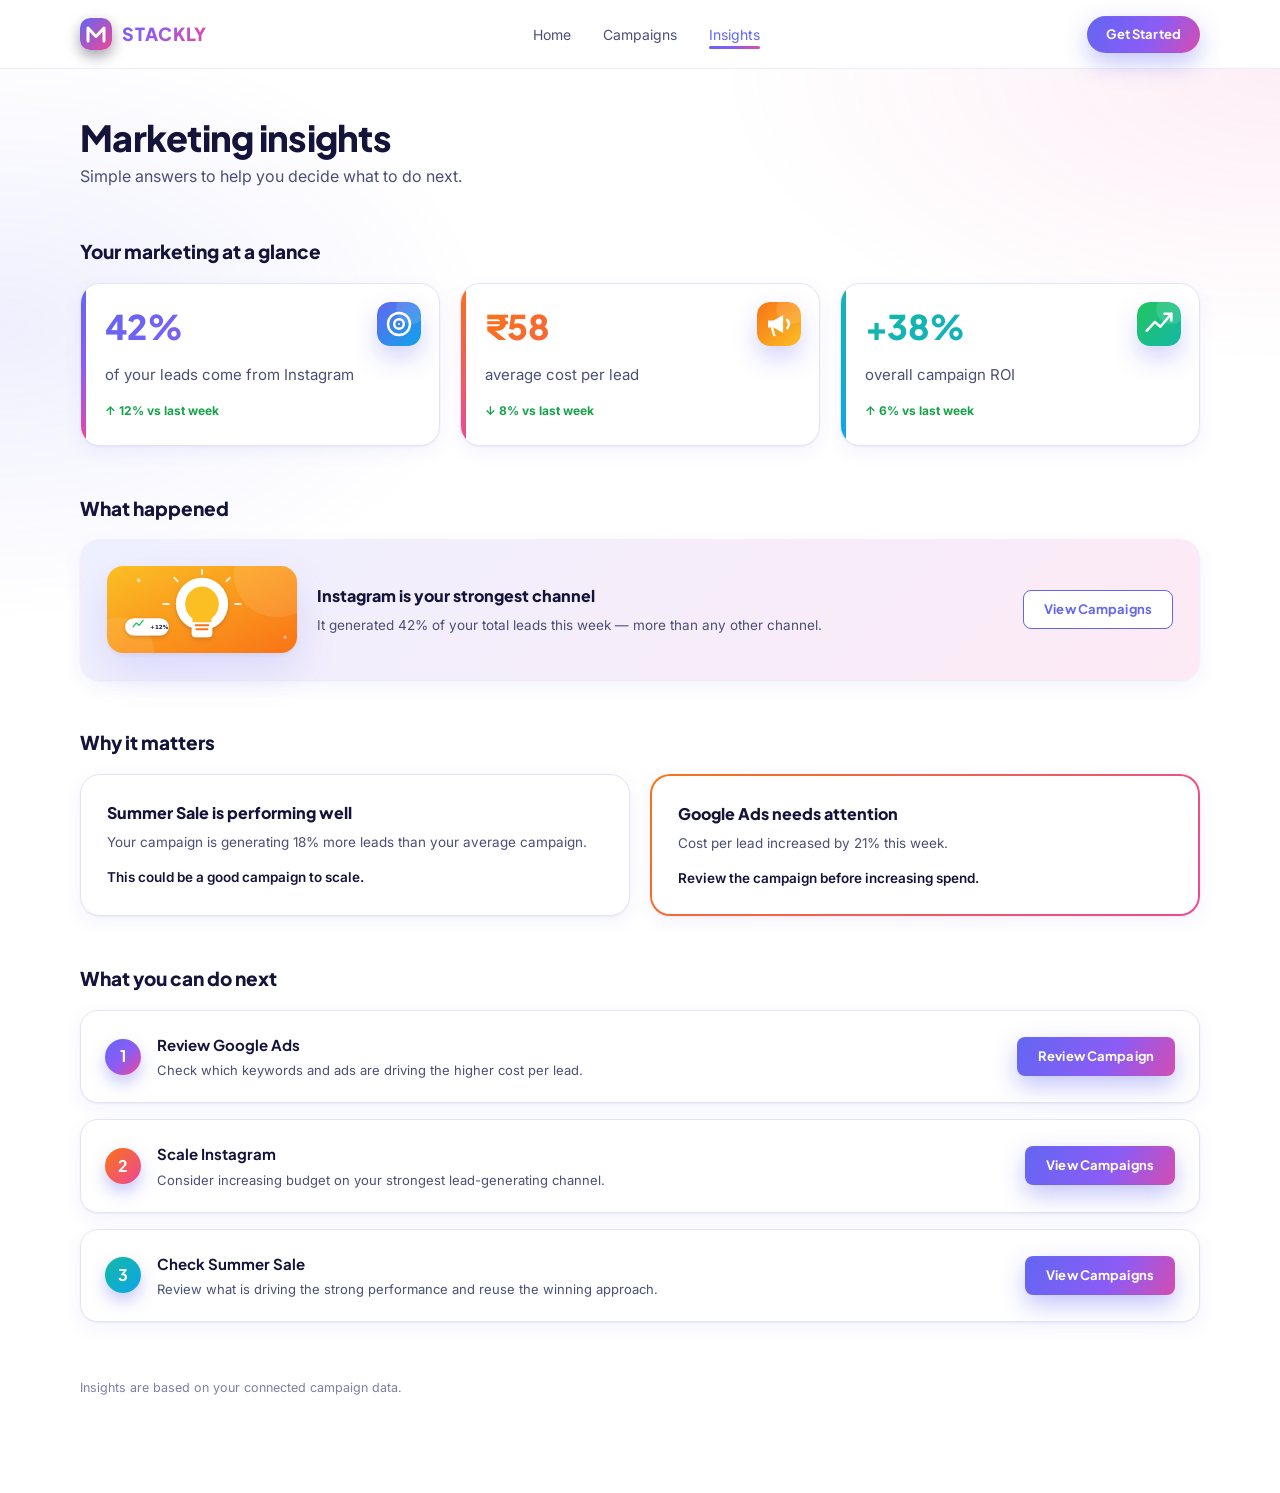
<file: insights.html>
<!DOCTYPE html>
<html lang="en">
<head>
  <meta charset="UTF-8">
  <meta name="viewport" content="width=device-width, initial-scale=1">
  <title>Insights — Marketly</title>
  <link rel="preconnect" href="https://fonts.googleapis.com">
  <link rel="preconnect" href="https://fonts.gstatic.com" crossorigin>
  <link href="https://fonts.googleapis.com/css2?family=Inter:wght@400;500;600;700;800&family=Plus+Jakarta+Sans:wght@600;700;800&display=swap" rel="stylesheet">
  <link rel="stylesheet" href="css/styles.css">
  <link rel="stylesheet" href="css/theme.css">
  <link rel="icon" type="image/svg+xml" href="images/favicon.svg">
  <meta name="theme-color" content="#6366f1">
  <script>if(!matchMedia("(prefers-reduced-motion: reduce)").matches)document.documentElement.classList.add("anim")</script>
</head>
<body>
  <a class="skip" href="#main">Skip to content</a>
  <header class="site-header">
    <div class="wrap nav">
      <a class="logo" href="index.html" aria-label="Stackly home">STACKLY</a>
      <nav aria-label="Main">
        <ul class="nav-links" id="nav-links">
          <li><a href="index.html">Home</a></li>
          <li><a href="campaigns.html">Campaigns</a></li>
          <li><a href="insights.html" aria-current="page">Insights</a></li>
        </ul>
      </nav>
      <div class="nav-actions">
        <a class="btn btn-dark btn-sm" href="onboarding.html">Get Started</a>
        <button class="menu-btn" type="button" aria-label="Menu" aria-expanded="false" aria-controls="nav-links"><span></span></button>
      </div>
    </div>
  </header>

  <main class="app-main" id="main">
    <div class="wrap">
      <div class="page-head">
        <h1>Marketing insights</h1>
        <p>Simple answers to help you decide what to do next.</p>
      </div>

      <section class="ins-section" aria-labelledby="glance-h">
        <h2 id="glance-h">Your marketing at a glance</h2>
        <div class="glance">
          <div class="card"><img class="ico" src="images/icon-target.svg" alt="" width="44" height="44"><strong>42%</strong><p>of your leads come from Instagram</p><small>↑ 12% vs last week</small></div>
          <div class="card"><img class="ico" src="images/icon-paid.svg" alt="" width="44" height="44"><strong>₹58</strong><p>average cost per lead</p><small>↓ 8% vs last week</small></div>
          <div class="card"><img class="ico" src="images/icon-roi.svg" alt="" width="44" height="44"><strong>+38%</strong><p>overall campaign ROI</p><small>↑ 6% vs last week</small></div>
        </div>
      </section>

      <section class="ins-section" aria-labelledby="happened-h">
        <h2 id="happened-h">What happened</h2>
        <div class="panel happened">
          <img class="happened-img" src="images/banner-insight.svg" alt="" width="480" height="220">
          <div>
            <h3>Instagram is your strongest channel</h3>
            <p>It generated 42% of your total leads this week — more than any other channel.</p>
          </div>
          <a class="btn btn-outline" href="campaigns.html">View Campaigns</a>
        </div>
      </section>

      <section class="ins-section" aria-labelledby="matters-h">
        <h2 id="matters-h">Why it matters</h2>
        <div class="matters">
          <div class="panel">
            <h3>Summer Sale is performing well</h3>
            <p>Your campaign is generating 18% more leads than your average campaign.</p>
            <p class="act">This could be a good campaign to scale.</p>
          </div>
          <div class="panel attention">
            <h3>Google Ads needs attention</h3>
            <p>Cost per lead increased by 21% this week.</p>
            <p class="act">Review the campaign before increasing spend.</p>
          </div>
        </div>
      </section>

      <section class="ins-section" aria-labelledby="next-h">
        <h2 id="next-h">What you can do next</h2>
        <div class="next-list">
          <div class="next"><div><h3>Review Google Ads</h3><p>Check which keywords and ads are driving the higher cost per lead.</p></div><a class="btn btn-dark" href="campaigns.html#active">Review Campaign</a></div>
          <div class="next"><div><h3>Scale Instagram</h3><p>Consider increasing budget on your strongest lead-generating channel.</p></div><a class="btn btn-dark" href="campaigns.html">View Campaigns</a></div>
          <div class="next"><div><h3>Check Summer Sale</h3><p>Review what is driving the strong performance and reuse the winning approach.</p></div><a class="btn btn-dark" href="campaigns.html#active">View Campaigns</a></div>
        </div>
      </section>

      <p class="footnote">Insights are based on your connected campaign data.</p>
    </div>
  </main>
  <script src="js/main.js"></script>
  <script src="js/fx.js"></script>
</body>
</html>
</file>
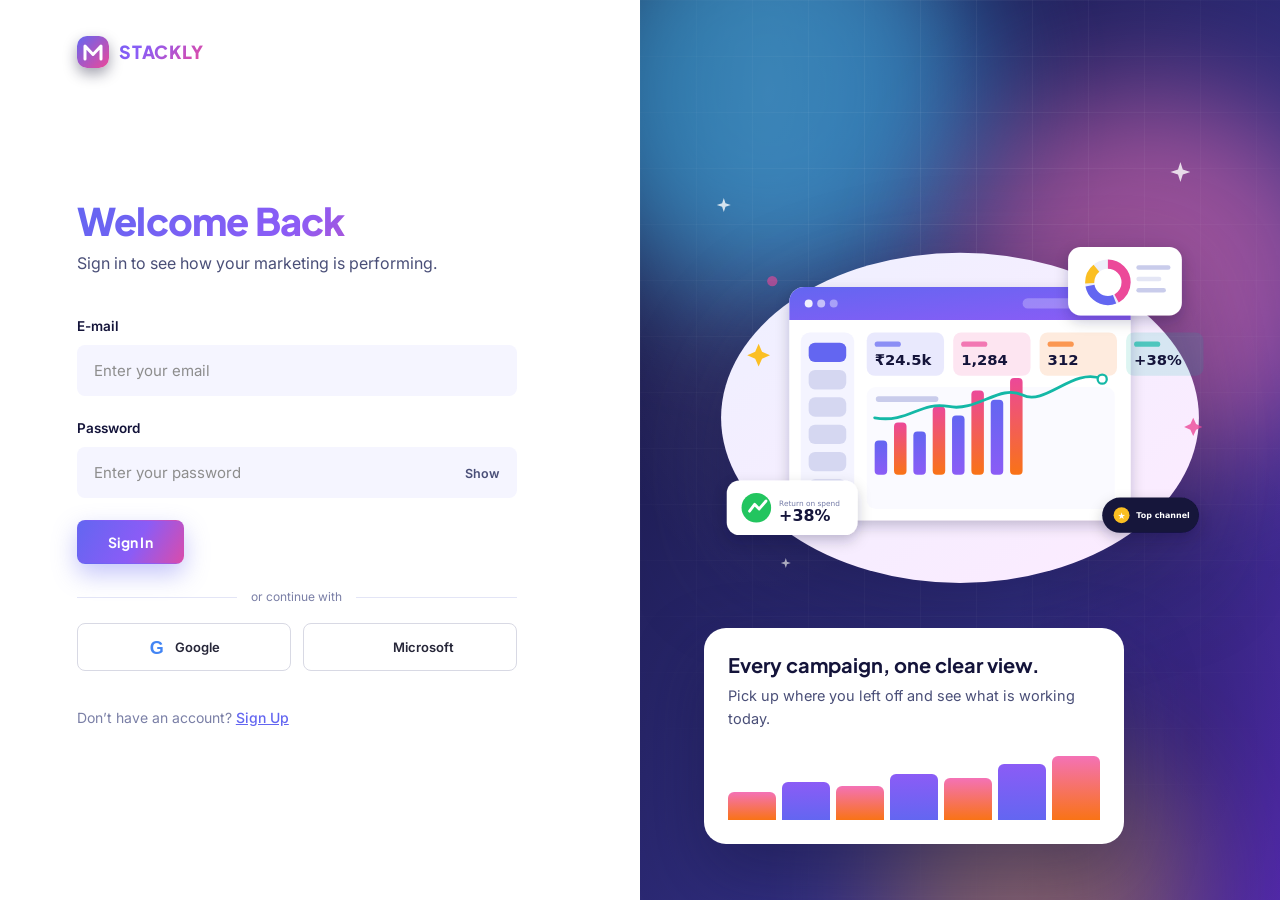
<file: login.html>
<!DOCTYPE html>
<html lang="en">
<head>
  <meta charset="UTF-8">
  <meta name="viewport" content="width=device-width, initial-scale=1">
  <title>Sign in — Marketly</title>
  <link rel="preconnect" href="https://fonts.googleapis.com">
  <link rel="preconnect" href="https://fonts.gstatic.com" crossorigin>
  <link href="https://fonts.googleapis.com/css2?family=Inter:wght@400;500;600;700;800&family=Plus+Jakarta+Sans:wght@600;700;800&display=swap" rel="stylesheet">
  <link rel="stylesheet" href="css/styles.css">
  <link rel="stylesheet" href="css/theme.css">
  <link rel="icon" type="image/svg+xml" href="images/favicon.svg">
  <meta name="theme-color" content="#6366f1">
  <script>if(location.protocol==='file:')location.replace('http://127.0.0.1:5500/login.html'+location.search+location.hash)</script>
  <script>if(!matchMedia("(prefers-reduced-motion: reduce)").matches)document.documentElement.classList.add("anim")</script>
</head>
<body>
  <div class="auth">
    <main class="auth-main" id="main">
      <a class="logo" href="index.html" aria-label="Stackly home">STACKLY</a>

      <div class="auth-body">
        <h1>Welcome Back</h1>
        <p class="lead">Sign in to see how your marketing is performing.</p>

        <form class="form" id="login-form" action="javascript:void(0);" method="post" novalidate>
          <div class="field">
            <label for="email">E-mail</label>
            <input id="email" name="email" type="email" placeholder="Enter your email" autocomplete="email" aria-describedby="email-error" required>
            <p class="error" id="email-error" role="alert"></p>
          </div>

          <div class="field">
            <label for="password">Password</label>
            <div class="input-wrap">
              <input id="password" name="password" type="password" placeholder="Enter your password" autocomplete="current-password" aria-describedby="password-error" required>
              <button class="toggle-pw" id="toggle-pw" type="button" aria-pressed="false" aria-controls="password">Show</button>
            </div>
            <p class="error" id="password-error" role="alert"></p>
          </div>

          <p class="form-status" id="form-status" role="status"></p>
          <button class="btn btn-dark" type="submit">Sign In</button>
        </form>

        <div class="auth-divider"><span>or continue with</span></div>
        <div class="auth-providers">
          <button class="auth-provider" id="google-login" type="button"><span class="provider-mark google-mark">G</span>Google</button>
          <button class="auth-provider" id="microsoft-login" type="button"><span class="provider-mark microsoft-mark"><i></i><i></i><i></i><i></i></span>Microsoft</button>
        </div>
        <p class="form-status" id="provider-status" role="status"></p>

        <div class="auth-links">
          <span>Don’t have an account? <a href="signup.html">Sign Up</a></span>
        </div>
      </div>
    </main>

    <aside class="auth-aside" aria-hidden="true">
      <div class="hero-bg" aria-hidden="true"><span class="blob b1"></span><span class="blob b2"></span><span class="blob b3"></span><span class="grid"></span><i class="spark s1"></i><i class="spark s2"></i><i class="spark s3"></i><i class="spark s4"></i></div>
      <img class="aside-art" src="images/illus-analytics.svg" alt="" width="900" height="650">
      <div class="aside-card">
        <h2>Every campaign, one clear view.</h2>
        <p>Pick up where you left off and see what is working today.</p>
        <div class="mini">
          <b style="height:40%"></b><b style="height:55%"></b><b style="height:48%"></b><b style="height:66%"></b><b style="height:60%"></b><b style="height:80%"></b><b style="height:92%"></b>
        </div>
      </div>
    </aside>
  </div>
  <script src="js/main.js"></script>
  <script src="js/fx.js"></script>
  <script src="js/login.js"></script>
  <script src="js/auth-providers.js"></script>
</body>
</html>
</file>
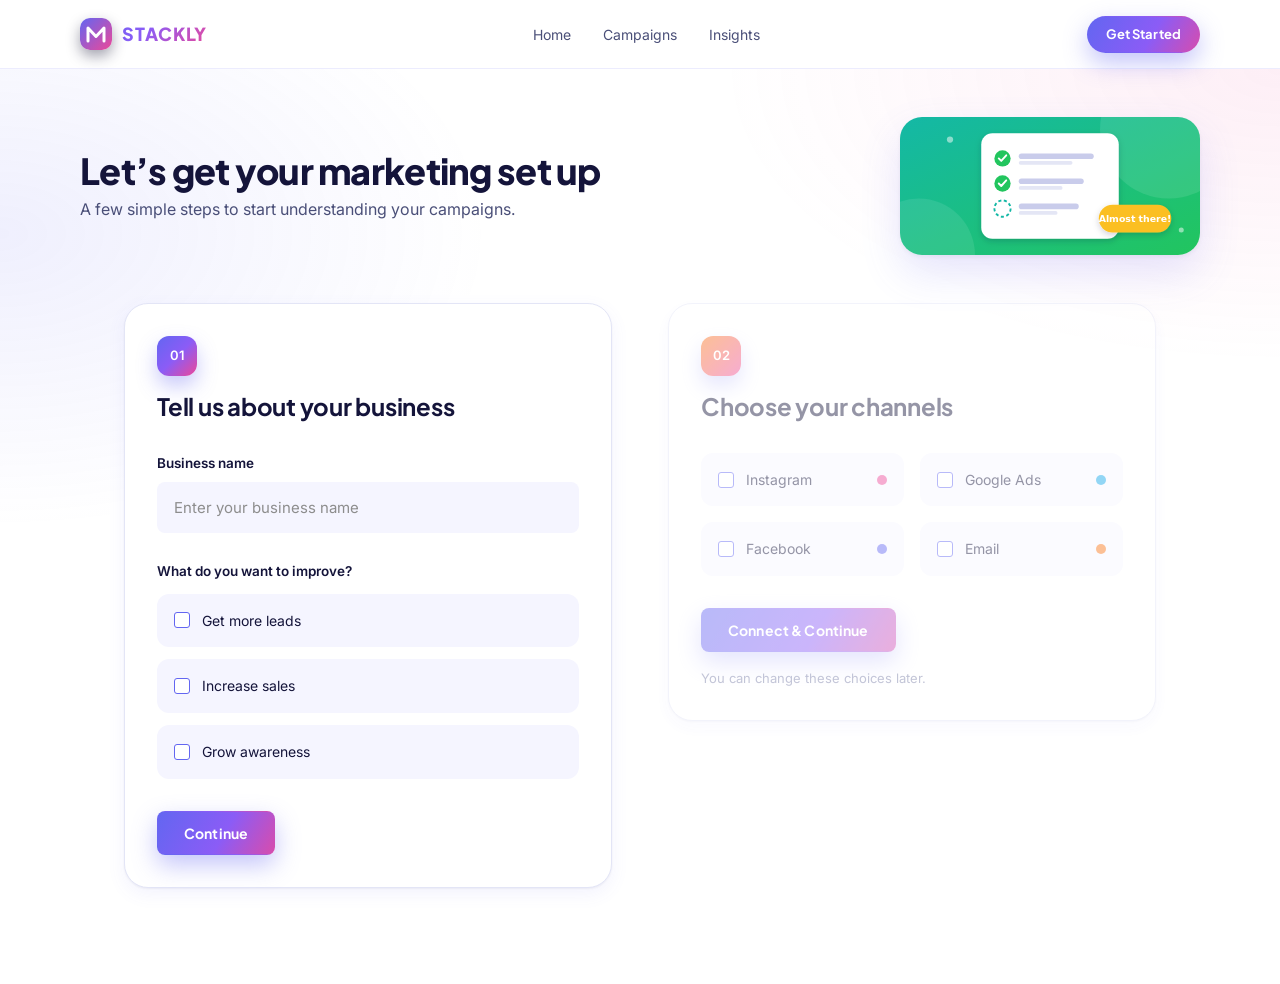
<file: onboarding.html>
<!DOCTYPE html>
<html lang="en">
<head>
  <meta charset="UTF-8">
  <meta name="viewport" content="width=device-width, initial-scale=1">
  <title>Get set up — Marketly</title>
  <link rel="preconnect" href="https://fonts.googleapis.com">
  <link rel="preconnect" href="https://fonts.gstatic.com" crossorigin>
  <link href="https://fonts.googleapis.com/css2?family=Inter:wght@400;500;600;700;800&family=Plus+Jakarta+Sans:wght@600;700;800&display=swap" rel="stylesheet">
  <link rel="stylesheet" href="css/styles.css">
  <link rel="stylesheet" href="css/theme.css">
  <link rel="icon" type="image/svg+xml" href="images/favicon.svg">
  <meta name="theme-color" content="#6366f1">
  <script>if(!matchMedia("(prefers-reduced-motion: reduce)").matches)document.documentElement.classList.add("anim")</script>
</head>
<body>
  <a class="skip" href="#main">Skip to content</a>
  <header class="site-header">
    <div class="wrap nav">
      <a class="logo" href="index.html" aria-label="Stackly home">STACKLY</a>
      <nav aria-label="Main">
        <ul class="nav-links" id="nav-links">
          <li><a href="index.html">Home</a></li>
          <li><a href="campaigns.html">Campaigns</a></li>
          <li><a href="insights.html">Insights</a></li>
        </ul>
      </nav>
      <div class="nav-actions">
        <a class="btn btn-dark btn-sm" href="onboarding.html" aria-current="page">Get Started</a>
        <button class="menu-btn" type="button" aria-label="Menu" aria-expanded="false" aria-controls="nav-links"><span></span></button>
      </div>
    </div>
  </header>

  <main class="app-main" id="main">
    <div class="wrap">
      <div class="onboard-head">
        <div class="page-head">
          <h1>Let’s get your marketing set up</h1>
          <p>A few simple steps to start understanding your campaigns.</p>
        </div>
        <img class="head-art" src="images/banner-setup.svg" alt="" width="480" height="220">
      </div>

      <div class="setup">
        <!-- Step 1 -->
        <form class="setup-step" id="step1" novalidate>
          <span class="step-no">01</span>
          <h2>Tell us about your business</h2>

          <div class="field">
            <label for="business">Business name</label>
            <input id="business" name="business" type="text" placeholder="Enter your business name" autocomplete="organization" aria-describedby="business-error">
            <p class="error" id="business-error" role="alert"></p>
          </div>

          <fieldset>
            <legend>What do you want to improve?</legend>
            <div class="option-list">
              <label class="option"><input type="checkbox" name="goal" value="Get more leads"><span class="box"></span>Get more leads</label>
              <label class="option"><input type="checkbox" name="goal" value="Increase sales"><span class="box"></span>Increase sales</label>
              <label class="option"><input type="checkbox" name="goal" value="Grow awareness"><span class="box"></span>Grow awareness</label>
            </div>
            <p class="error" id="goal-error" role="alert"></p>
          </fieldset>

          <button class="btn btn-dark" type="submit">Continue</button>
        </form>

        <!-- Step 2 -->
        <form class="setup-step is-locked" id="step2" novalidate>
          <span class="step-no">02</span>
          <h2 id="step2-title" tabindex="-1">Choose your channels</h2>

          <fieldset id="channels" disabled style="margin-top:0">
            <legend class="sr-only" style="position:absolute;left:-999px">Channels</legend>
            <div class="option-grid">
              <label class="option"><input type="checkbox" name="channel" value="Instagram"><span class="box"></span>Instagram</label>
              <label class="option"><input type="checkbox" name="channel" value="Google Ads"><span class="box"></span>Google Ads</label>
              <label class="option"><input type="checkbox" name="channel" value="Facebook"><span class="box"></span>Facebook</label>
              <label class="option"><input type="checkbox" name="channel" value="Email"><span class="box"></span>Email</label>
            </div>
            <p class="error" id="channel-error" role="alert"></p>
            <button class="btn btn-dark" type="submit">Connect &amp; Continue</button>
          </fieldset>
          <p class="note">You can change these choices later.</p>
        </form>
      </div>
    </div>
  </main>

  <script src="js/main.js"></script>
  <script src="js/fx.js"></script>
  <script src="js/onboarding.js"></script>
</body>
</html>
</file>
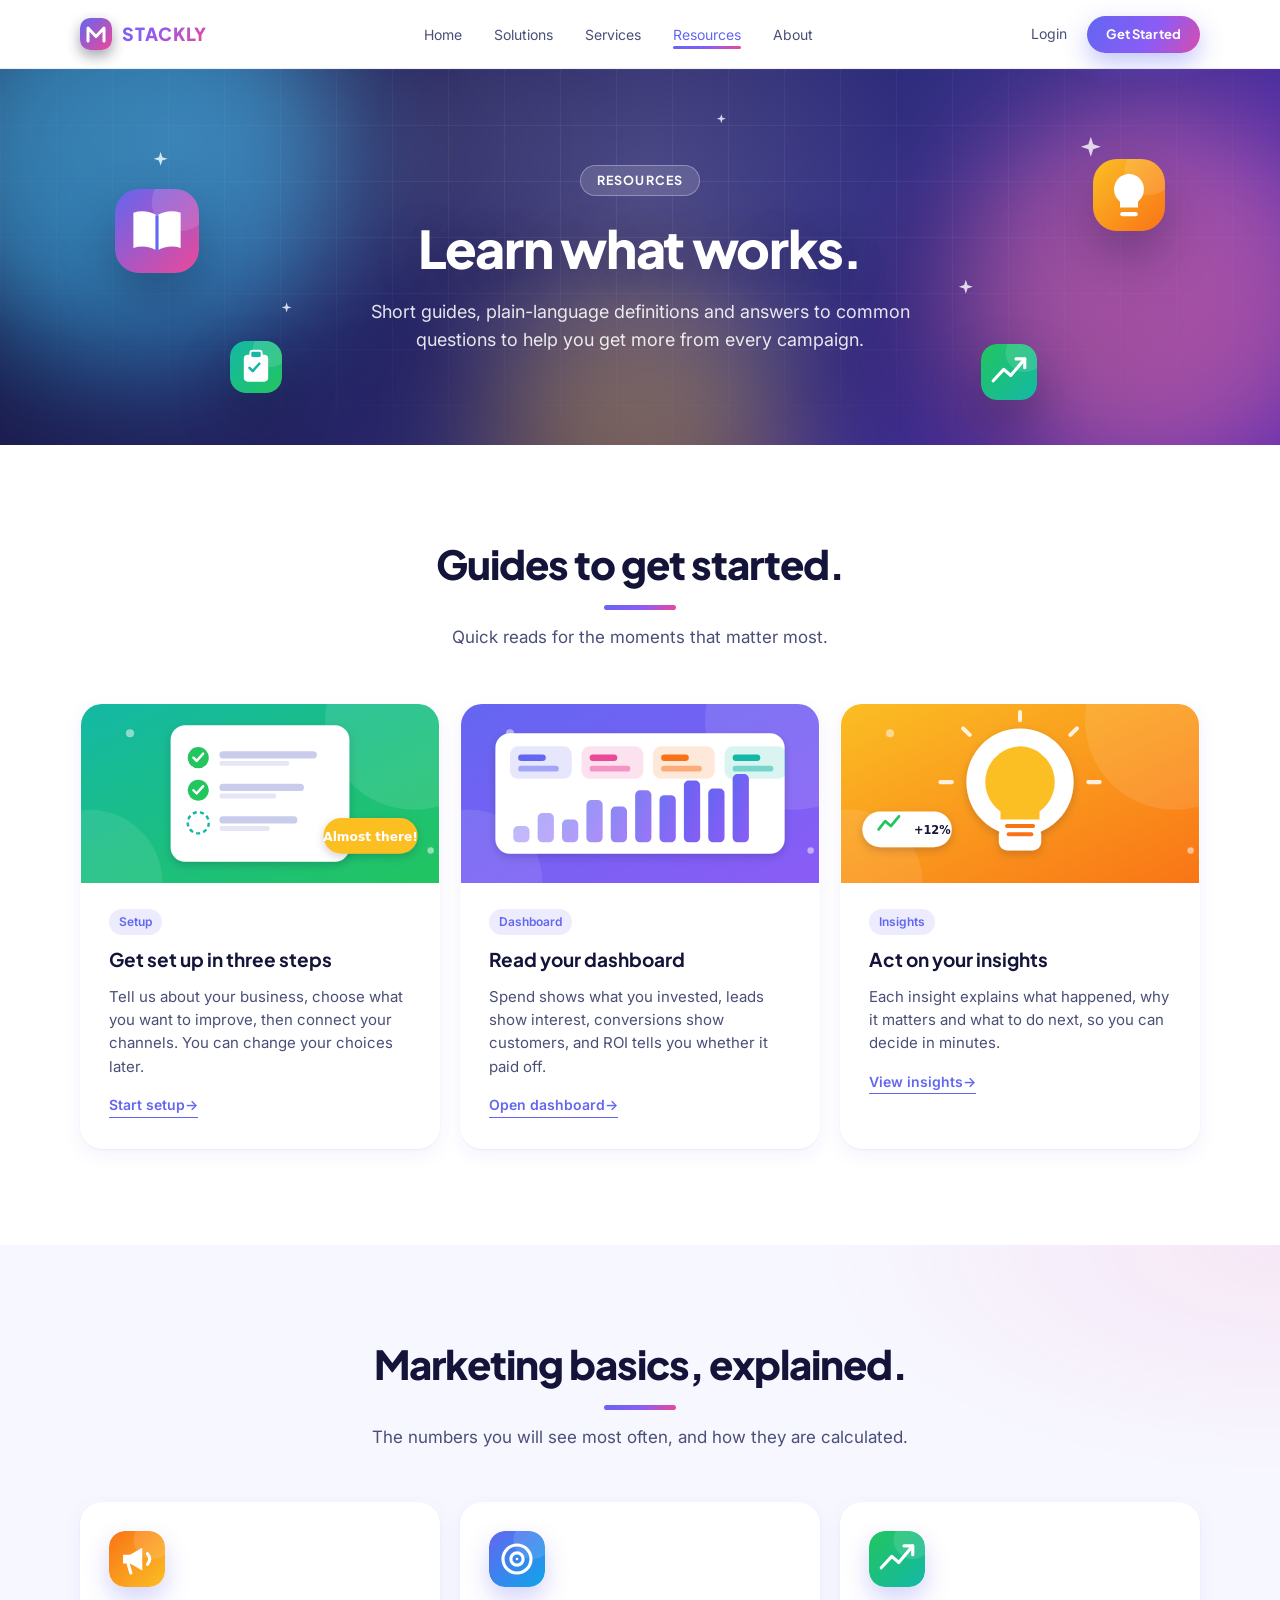
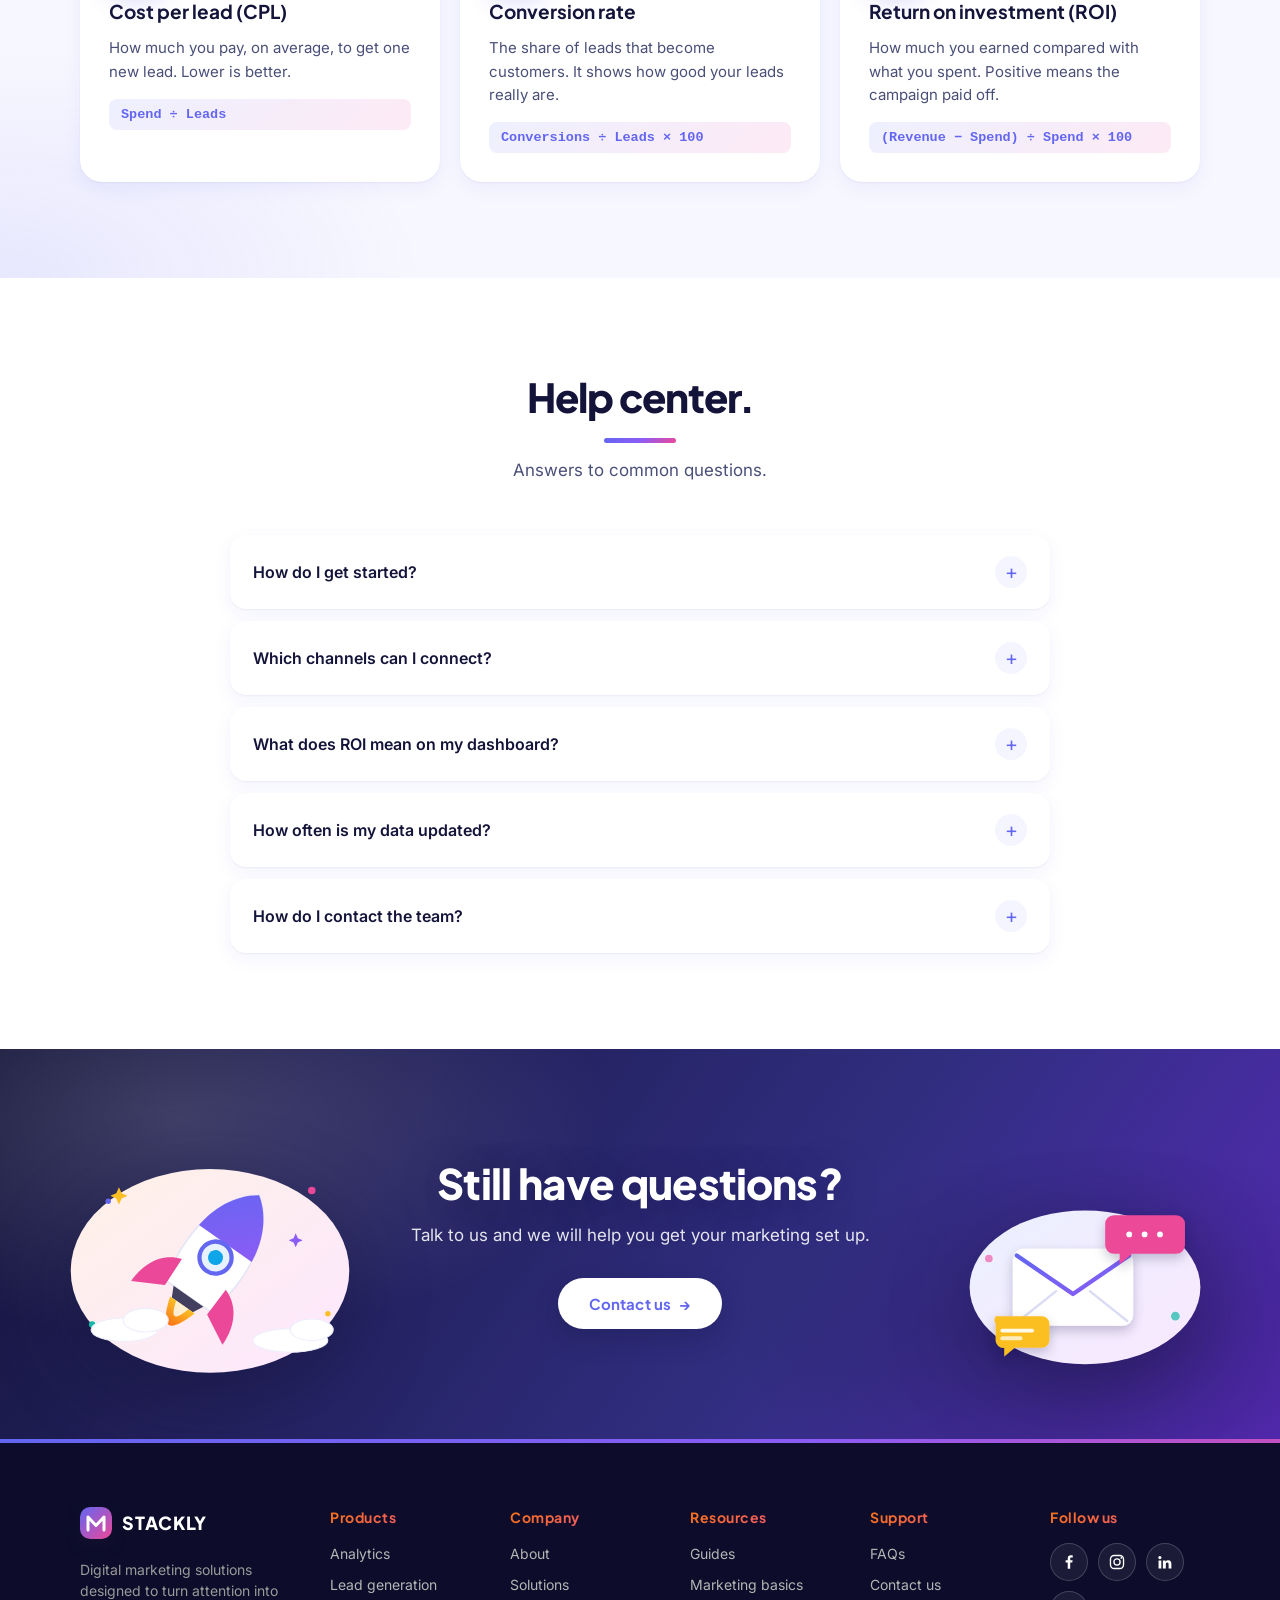
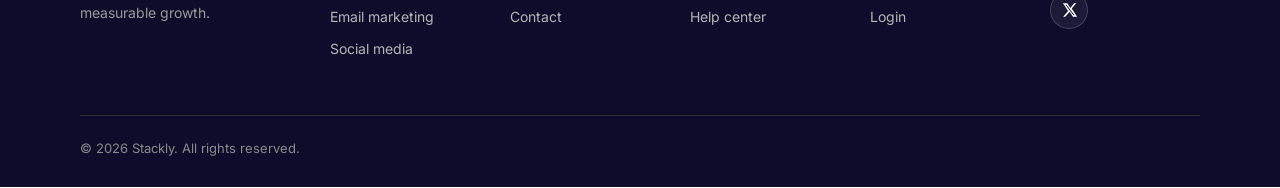
<file: resources.html>
<!DOCTYPE html>
<html lang="en">
<head>
  <meta charset="UTF-8">
  <meta name="viewport" content="width=device-width, initial-scale=1">
  <title>Resources — Marketly</title>
  <meta name="description" content="Marketly resources: guides, marketing basics and help center.">
  <link rel="preconnect" href="https://fonts.googleapis.com">
  <link rel="preconnect" href="https://fonts.gstatic.com" crossorigin>
  <link href="https://fonts.googleapis.com/css2?family=Inter:wght@400;500;600;700;800&family=Plus+Jakarta+Sans:wght@600;700;800&display=swap" rel="stylesheet">
  <link rel="stylesheet" href="css/styles.css">
  <link rel="stylesheet" href="css/theme.css">
  <link rel="icon" type="image/svg+xml" href="images/favicon.svg">
  <meta name="theme-color" content="#6366f1">
  <script>if(!matchMedia("(prefers-reduced-motion: reduce)").matches)document.documentElement.classList.add("anim")</script>
</head>
<body>
  <a class="skip" href="#main">Skip to content</a>

  <header class="site-header">
    <div class="wrap nav">
      <a class="logo" href="index.html" aria-label="Stackly home">STACKLY</a>
      <nav aria-label="Main">
        <ul class="nav-links" id="nav-links">
          <li><a href="index.html">Home</a></li>
          <li><a href="solutions.html">Solutions</a></li>
          <li><a href="services.html">Services</a></li>
          <li><a href="resources.html" aria-current="page">Resources</a></li>
          <li><a href="about.html">About</a></li>
        </ul>
      </nav>
      <div class="nav-actions">
        <a class="login" href="login.html">Login</a>
        <a class="btn btn-dark btn-sm" href="onboarding.html">Get Started</a>
        <button class="menu-btn" type="button" aria-label="Menu" aria-expanded="false" aria-controls="nav-links"><span></span></button>
      </div>
    </div>
  </header>

  <main id="main">
    <section class="hero page-hero">
      <div class="hero-bg" aria-hidden="true"><span class="blob b1"></span><span class="blob b2"></span><span class="blob b3"></span><span class="grid"></span><i class="spark s1"></i><i class="spark s2"></i><i class="spark s3"></i><i class="spark s4"></i><i class="spark s5"></i><img class="hero-icon hi-l" src="images/icon-book.svg" alt="" width="84" height="84"><img class="hero-icon hi-r" src="images/icon-bulb.svg" alt="" width="72" height="72"><img class="hero-icon hi-l2" src="images/icon-clipboard.svg" alt="" width="52" height="52"><img class="hero-icon hi-r2" src="images/icon-roi.svg" alt="" width="56" height="56"></div>
      <div class="wrap">
        <div class="hero-copy">
          <span class="eyebrow">Resources</span>
          <h1>Learn what works.</h1>
          <p>Short guides, plain-language definitions and answers to common questions to help you get more from every campaign.</p>
        </div>
      </div>
    </section>

    <section id="guides">
      <div class="wrap">
        <div class="sec-head">
          <h2>Guides to get started.</h2>
          <p>Quick reads for the moments that matter most.</p>
        </div>
        <div class="cards">
          <article class="card has-img"><div class="media"><img class="banner" src="images/banner-setup.svg" alt="" width="480" height="220" loading="lazy"></div><div class="body"><span class="tag">Setup</span><h3>Get set up in three steps</h3><p>Tell us about your business, choose what you want to improve, then connect your channels. You can change your choices later.</p><a class="more" href="onboarding.html">Start setup</a></div></article>
          <article class="card has-img"><div class="media"><img class="banner" src="images/banner-dash.svg" alt="" width="480" height="220" loading="lazy"></div><div class="body"><span class="tag">Dashboard</span><h3>Read your dashboard</h3><p>Spend shows what you invested, leads show interest, conversions show customers, and ROI tells you whether it paid off.</p><a class="more" href="dashboard.html">Open dashboard</a></div></article>
          <article class="card has-img"><div class="media"><img class="banner" src="images/banner-insight.svg" alt="" width="480" height="220" loading="lazy"></div><div class="body"><span class="tag">Insights</span><h3>Act on your insights</h3><p>Each insight explains what happened, why it matters and what to do next, so you can decide in minutes.</p><a class="more" href="insights.html">View insights</a></div></article>
        </div>
      </div>
    </section>

    <section class="alt" id="basics">
      <div class="wrap">
        <div class="sec-head">
          <h2>Marketing basics, explained.</h2>
          <p>The numbers you will see most often, and how they are calculated.</p>
        </div>
        <div class="cards">
          <article class="card"><img class="ico" src="images/icon-paid.svg" alt="" width="56" height="56"><h3>Cost per lead (CPL)</h3><p>How much you pay, on average, to get one new lead. Lower is better.</p><span class="formula">Spend ÷ Leads</span></article>
          <article class="card"><img class="ico" src="images/icon-target.svg" alt="" width="56" height="56"><h3>Conversion rate</h3><p>The share of leads that become customers. It shows how good your leads really are.</p><span class="formula">Conversions ÷ Leads × 100</span></article>
          <article class="card"><img class="ico" src="images/icon-roi.svg" alt="" width="56" height="56"><h3>Return on investment (ROI)</h3><p>How much you earned compared with what you spent. Positive means the campaign paid off.</p><span class="formula">(Revenue − Spend) ÷ Spend × 100</span></article>
        </div>
      </div>
    </section>

    <section id="help">
      <div class="wrap">
        <div class="sec-head">
          <h2>Help center.</h2>
          <p>Answers to common questions.</p>
        </div>
        <div class="faq">
          <details><summary>How do I get started?</summary><p>Select Get Started, enter your business name, choose what you want to improve, then pick the channels you use. Your dashboard is ready right after.</p></details>
          <details><summary>Which channels can I connect?</summary><p>You can choose Instagram, Google Ads, Facebook and Email during setup, and change your selection at any time.</p></details>
          <details><summary>What does ROI mean on my dashboard?</summary><p>ROI compares what you earned from your campaigns with what you spent. A figure of +38% means you earned 38% more than you invested.</p></details>
          <details><summary>How often is my data updated?</summary><p>Your dashboard and insights are based on your connected campaign data, so they reflect your channels as they report in.</p></details>
          <details><summary>How do I contact the team?</summary><p>Use the contact details on our About page and we will get back to you.</p></details>
        </div>
      </div>
    </section>

    <section class="cta">
      <div class="wrap">
        <div class="cta-art left" aria-hidden="true"><img src="images/illus-rocket.svg" alt="" width="560" height="420"></div><div class="cta-art right" aria-hidden="true"><img src="images/illus-contact.svg" alt="" width="520" height="360"></div>
        <h2>Still have questions?</h2>
        <p>Talk to us and we will help you get your marketing set up.</p>
        <a class="btn btn-light" href="about.html#contact">Contact us</a>
      </div>
    </section>
  </main>

  <footer class="site-footer">
    <div class="wrap">
      <div class="footer-grid">
        <div>
          <a class="logo" href="index.html">STACKLY</a>
          <p>Digital marketing solutions designed to turn attention into measurable growth.</p>
        </div>
        <div><h4>Products</h4><ul><li><a href="services.html#analytics">Analytics</a></li><li><a href="services.html#leads">Lead generation</a></li><li><a href="services.html#email">Email marketing</a></li><li><a href="services.html#social">Social media</a></li></ul></div>
        <div><h4>Company</h4><ul><li><a href="about.html">About</a></li><li><a href="solutions.html">Solutions</a></li><li><a href="about.html#contact">Contact</a></li></ul></div>
        <div><h4>Resources</h4><ul><li><a href="resources.html#guides">Guides</a></li><li><a href="resources.html#basics">Marketing basics</a></li><li><a href="resources.html#help">Help center</a></li></ul></div>
        <div><h4>Support</h4><ul><li><a href="resources.html#help">FAQs</a></li><li><a href="about.html#contact">Contact us</a></li><li><a href="login.html">Login</a></li></ul></div>
      </div>
      <div class="copyright">© <span id="year">2026</span> Stackly. All rights reserved.</div>
    </div>
  </footer>

  <script src="js/main.js"></script>
  <script src="js/fx.js"></script>
</body>
</html>
</file>
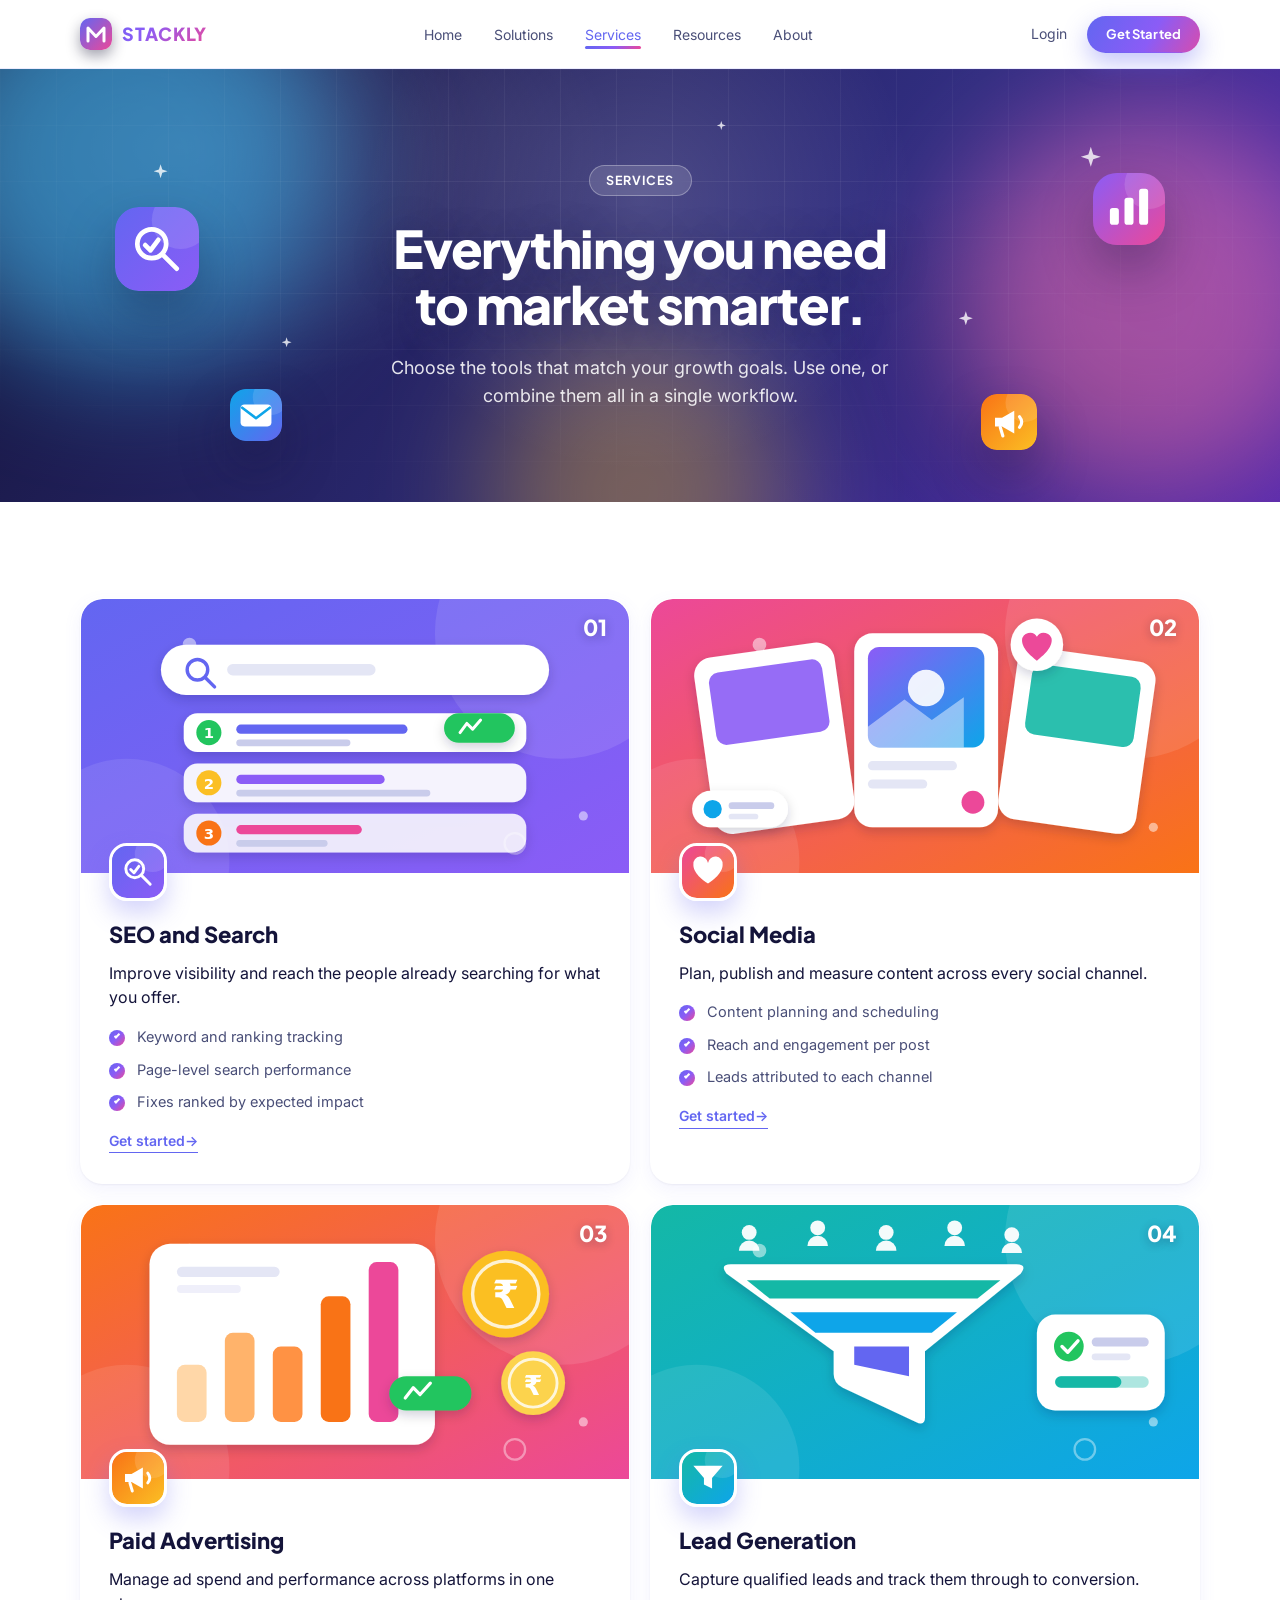
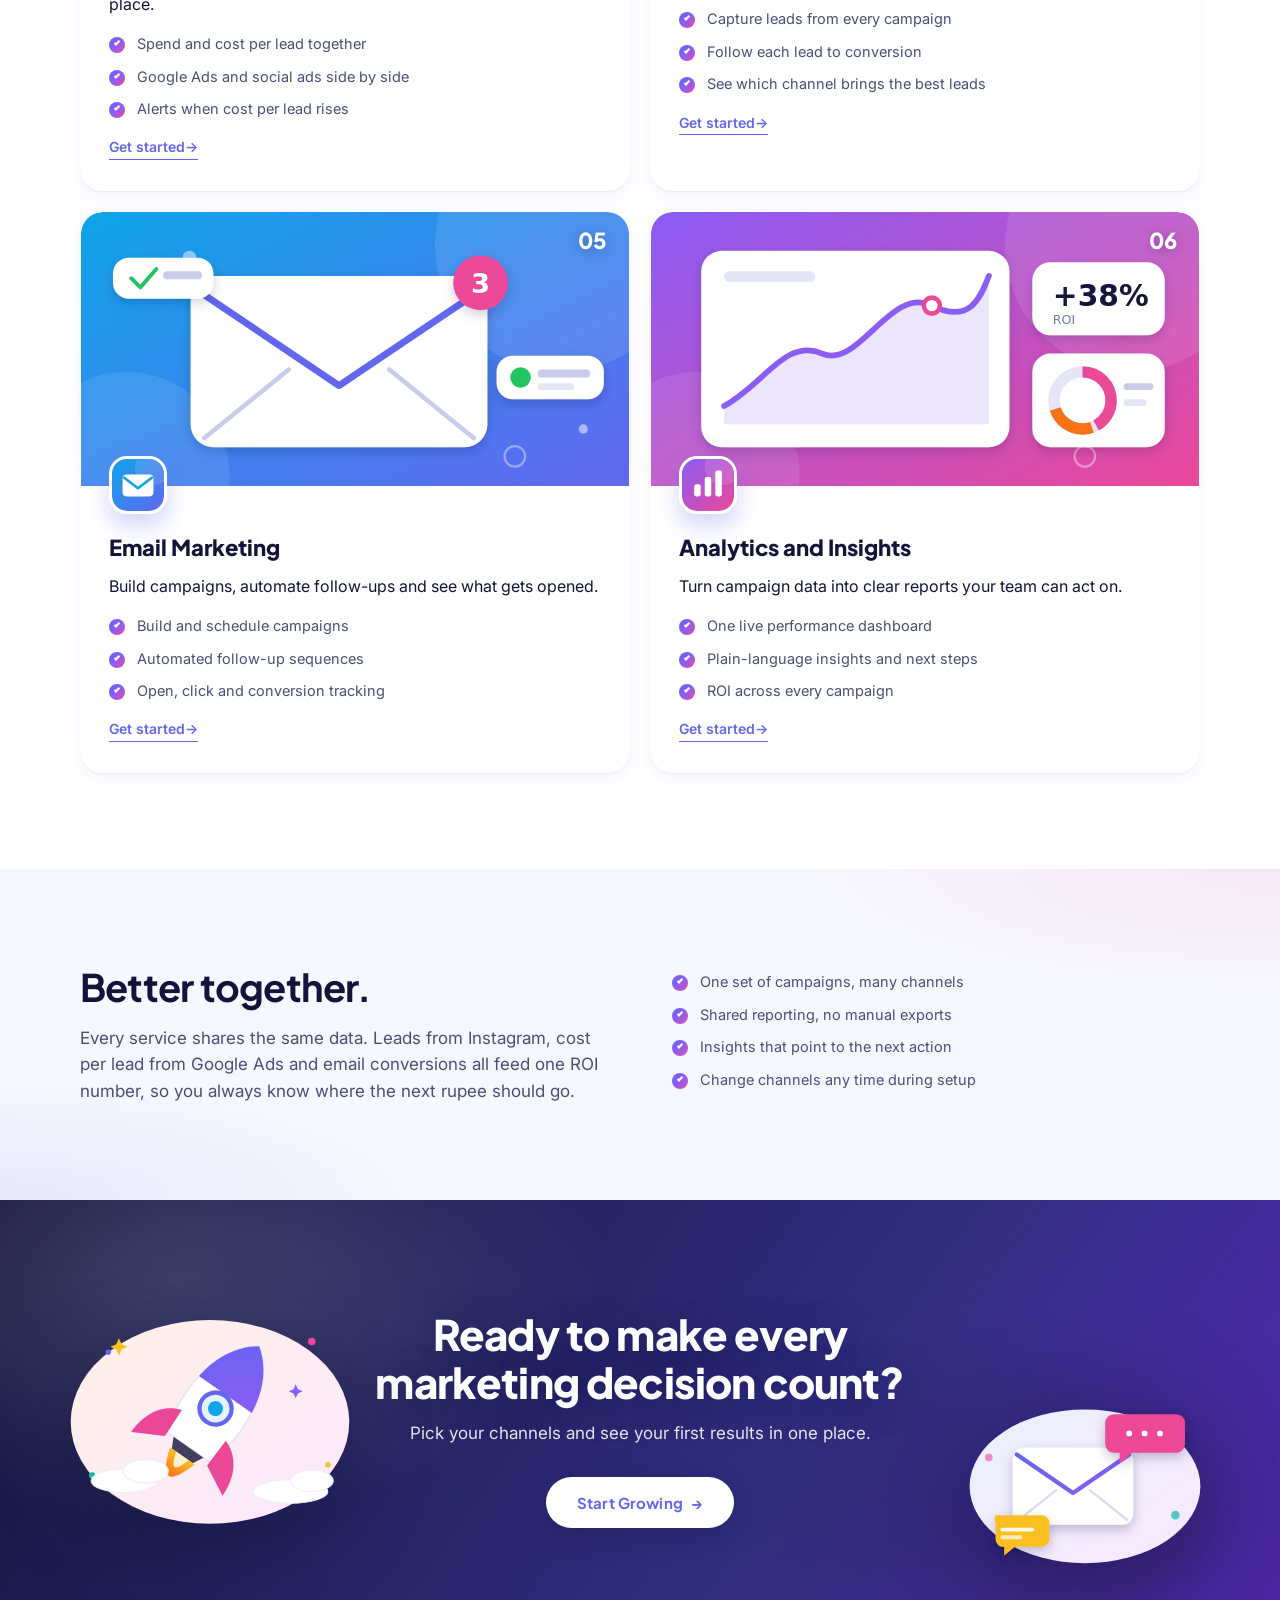
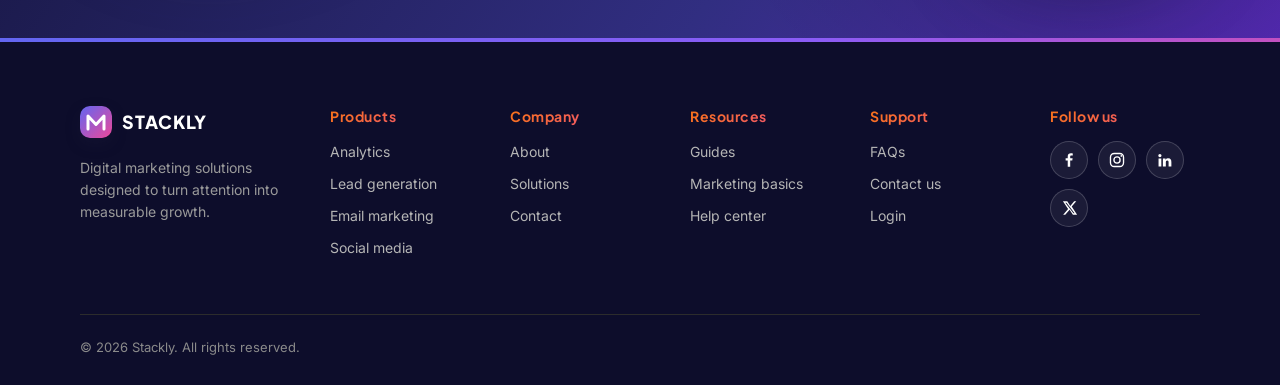
<file: services.html>
<!DOCTYPE html>
<html lang="en">
<head>
  <meta charset="UTF-8">
  <meta name="viewport" content="width=device-width, initial-scale=1">
  <title>Services — Marketly</title>
  <meta name="description" content="Marketly services: SEO, social media, paid advertising, lead generation, email and analytics.">
  <link rel="preconnect" href="https://fonts.googleapis.com">
  <link rel="preconnect" href="https://fonts.gstatic.com" crossorigin>
  <link href="https://fonts.googleapis.com/css2?family=Inter:wght@400;500;600;700;800&family=Plus+Jakarta+Sans:wght@600;700;800&display=swap" rel="stylesheet">
  <link rel="stylesheet" href="css/styles.css">
  <link rel="stylesheet" href="css/theme.css">
  <link rel="icon" type="image/svg+xml" href="images/favicon.svg">
  <meta name="theme-color" content="#6366f1">
  <script>if(!matchMedia("(prefers-reduced-motion: reduce)").matches)document.documentElement.classList.add("anim")</script>
</head>
<body>
  <a class="skip" href="#main">Skip to content</a>

  <header class="site-header">
    <div class="wrap nav">
      <a class="logo" href="index.html" aria-label="Stackly home">STACKLY</a>
      <nav aria-label="Main">
        <ul class="nav-links" id="nav-links">
          <li><a href="index.html">Home</a></li>
          <li><a href="solutions.html">Solutions</a></li>
          <li><a href="services.html" aria-current="page">Services</a></li>
          <li><a href="resources.html">Resources</a></li>
          <li><a href="about.html">About</a></li>
        </ul>
      </nav>
      <div class="nav-actions">
        <a class="login" href="login.html">Login</a>
        <a class="btn btn-dark btn-sm" href="onboarding.html">Get Started</a>
        <button class="menu-btn" type="button" aria-label="Menu" aria-expanded="false" aria-controls="nav-links"><span></span></button>
      </div>
    </div>
  </header>

  <main id="main">
    <section class="hero page-hero">
      <div class="hero-bg" aria-hidden="true"><span class="blob b1"></span><span class="blob b2"></span><span class="blob b3"></span><span class="grid"></span><i class="spark s1"></i><i class="spark s2"></i><i class="spark s3"></i><i class="spark s4"></i><i class="spark s5"></i><img class="hero-icon hi-l" src="images/icon-seo.svg" alt="" width="84" height="84"><img class="hero-icon hi-r" src="images/icon-analytics.svg" alt="" width="72" height="72"><img class="hero-icon hi-l2" src="images/icon-email.svg" alt="" width="52" height="52"><img class="hero-icon hi-r2" src="images/icon-paid.svg" alt="" width="56" height="56"></div>
      <div class="wrap">
        <div class="hero-copy">
          <span class="eyebrow">Services</span>
          <h1>Everything you need to market smarter.</h1>
          <p>Choose the tools that match your growth goals. Use one, or combine them all in a single workflow.</p>
        </div>
      </div>
    </section>

    <section>
      <div class="wrap">
        <div class="svc-grid">
          <article class="svc has-img" id="seo"><div class="media"><span class="num">01</span><div class="banner-wrap"><img class="banner" src="images/banner-seo.svg" alt="" width="480" height="240" loading="lazy"></div><img class="ico" src="images/icon-seo.svg" alt="" width="58" height="58"></div><div class="body"><h3>SEO and Search</h3><p>Improve visibility and reach the people already searching for what you offer.</p><ul class="checks"><li>Keyword and ranking tracking</li><li>Page-level search performance</li><li>Fixes ranked by expected impact</li></ul><a class="more" href="onboarding.html">Get started</a></div></article>
          <article class="svc has-img" id="social"><div class="media"><span class="num">02</span><div class="banner-wrap"><img class="banner" src="images/banner-social.svg" alt="" width="480" height="240" loading="lazy"></div><img class="ico" src="images/icon-social.svg" alt="" width="58" height="58"></div><div class="body"><h3>Social Media</h3><p>Plan, publish and measure content across every social channel.</p><ul class="checks"><li>Content planning and scheduling</li><li>Reach and engagement per post</li><li>Leads attributed to each channel</li></ul><a class="more" href="onboarding.html">Get started</a></div></article>
          <article class="svc has-img" id="paid"><div class="media"><span class="num">03</span><div class="banner-wrap"><img class="banner" src="images/banner-paid.svg" alt="" width="480" height="240" loading="lazy"></div><img class="ico" src="images/icon-paid.svg" alt="" width="58" height="58"></div><div class="body"><h3>Paid Advertising</h3><p>Manage ad spend and performance across platforms in one place.</p><ul class="checks"><li>Spend and cost per lead together</li><li>Google Ads and social ads side by side</li><li>Alerts when cost per lead rises</li></ul><a class="more" href="onboarding.html">Get started</a></div></article>
          <article class="svc has-img" id="leads"><div class="media"><span class="num">04</span><div class="banner-wrap"><img class="banner" src="images/banner-leads.svg" alt="" width="480" height="240" loading="lazy"></div><img class="ico" src="images/icon-leads.svg" alt="" width="58" height="58"></div><div class="body"><h3>Lead Generation</h3><p>Capture qualified leads and track them through to conversion.</p><ul class="checks"><li>Capture leads from every campaign</li><li>Follow each lead to conversion</li><li>See which channel brings the best leads</li></ul><a class="more" href="onboarding.html">Get started</a></div></article>
          <article class="svc has-img" id="email"><div class="media"><span class="num">05</span><div class="banner-wrap"><img class="banner" src="images/banner-email.svg" alt="" width="480" height="240" loading="lazy"></div><img class="ico" src="images/icon-email.svg" alt="" width="58" height="58"></div><div class="body"><h3>Email Marketing</h3><p>Build campaigns, automate follow-ups and see what gets opened.</p><ul class="checks"><li>Build and schedule campaigns</li><li>Automated follow-up sequences</li><li>Open, click and conversion tracking</li></ul><a class="more" href="onboarding.html">Get started</a></div></article>
          <article class="svc has-img" id="analytics"><div class="media"><span class="num">06</span><div class="banner-wrap"><img class="banner" src="images/banner-analytics.svg" alt="" width="480" height="240" loading="lazy"></div><img class="ico" src="images/icon-analytics.svg" alt="" width="58" height="58"></div><div class="body"><h3>Analytics and Insights</h3><p>Turn campaign data into clear reports your team can act on.</p><ul class="checks"><li>One live performance dashboard</li><li>Plain-language insights and next steps</li><li>ROI across every campaign</li></ul><a class="more" href="onboarding.html">Get started</a></div></article>
        </div>
      </div>
    </section>

    <section class="alt">
      <div class="wrap">
        <div class="split">
          <div class="text">
            <h2>Better together.</h2>
            <p>Every service shares the same data. Leads from Instagram, cost per lead from Google Ads and email conversions all feed one ROI number, so you always know where the next rupee should go.</p>
          </div>
          <ul class="checks">
            <li>One set of campaigns, many channels</li>
            <li>Shared reporting, no manual exports</li>
            <li>Insights that point to the next action</li>
            <li>Change channels any time during setup</li>
          </ul>
        </div>
      </div>
    </section>

    <section class="cta">
      <div class="wrap">
        <div class="cta-art left" aria-hidden="true"><img src="images/illus-rocket.svg" alt="" width="560" height="420"></div><div class="cta-art right" aria-hidden="true"><img src="images/illus-contact.svg" alt="" width="520" height="360"></div>
        <h2>Ready to make every marketing decision count?</h2>
        <p>Pick your channels and see your first results in one place.</p>
        <a class="btn btn-light" href="onboarding.html">Start Growing</a>
      </div>
    </section>
  </main>

  <footer class="site-footer">
    <div class="wrap">
      <div class="footer-grid">
        <div>
          <a class="logo" href="index.html">STACKLY</a>
          <p>Digital marketing solutions designed to turn attention into measurable growth.</p>
        </div>
        <div><h4>Products</h4><ul><li><a href="services.html#analytics">Analytics</a></li><li><a href="services.html#leads">Lead generation</a></li><li><a href="services.html#email">Email marketing</a></li><li><a href="services.html#social">Social media</a></li></ul></div>
        <div><h4>Company</h4><ul><li><a href="about.html">About</a></li><li><a href="solutions.html">Solutions</a></li><li><a href="about.html#contact">Contact</a></li></ul></div>
        <div><h4>Resources</h4><ul><li><a href="resources.html#guides">Guides</a></li><li><a href="resources.html#basics">Marketing basics</a></li><li><a href="resources.html#help">Help center</a></li></ul></div>
        <div><h4>Support</h4><ul><li><a href="resources.html#help">FAQs</a></li><li><a href="about.html#contact">Contact us</a></li><li><a href="login.html">Login</a></li></ul></div>
      </div>
      <div class="copyright">© <span id="year">2026</span> Stackly. All rights reserved.</div>
    </div>
  </footer>

  <script src="js/main.js"></script>
  <script src="js/fx.js"></script>
</body>
</html>
</file>
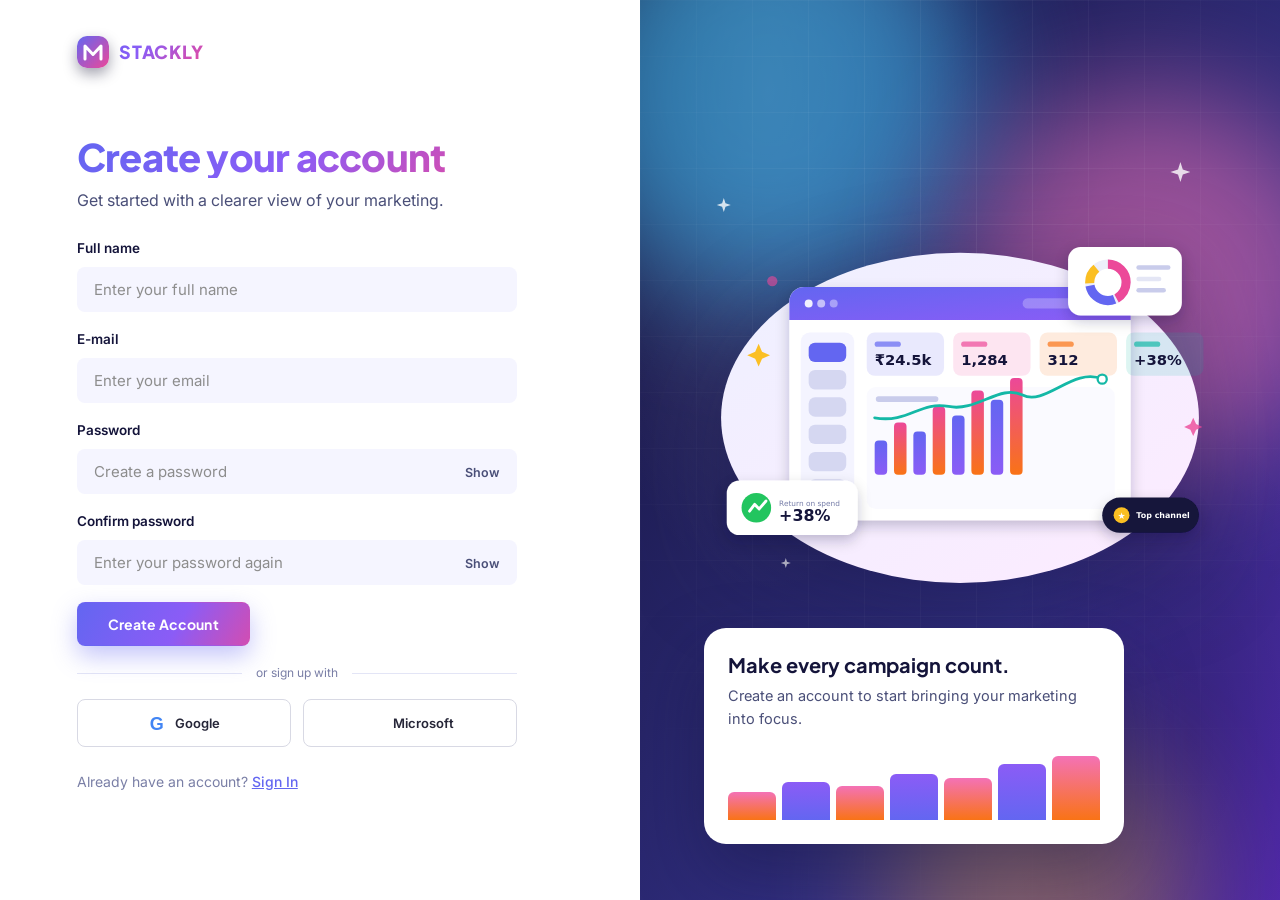
<file: signup.html>
<!DOCTYPE html>
<html lang="en">
<head>
  <meta charset="UTF-8">
  <meta name="viewport" content="width=device-width, initial-scale=1">
  <title>Sign up — Stackly</title>
  <link rel="preconnect" href="https://fonts.googleapis.com">
  <link rel="preconnect" href="https://fonts.gstatic.com" crossorigin>
  <link href="https://fonts.googleapis.com/css2?family=Inter:wght@400;500;600;700;800&family=Plus+Jakarta+Sans:wght@600;700;800&display=swap" rel="stylesheet">
  <link rel="stylesheet" href="css/styles.css">
  <link rel="stylesheet" href="css/theme.css">
  <link rel="icon" type="image/svg+xml" href="images/favicon.svg">
  <meta name="theme-color" content="#6366f1">
  <script>if(location.protocol==='file:')location.replace('http://127.0.0.1:5500/signup.html'+location.search+location.hash)</script>
  <script>if(!matchMedia("(prefers-reduced-motion: reduce)").matches)document.documentElement.classList.add("anim")</script>
</head>
<body>
  <div class="auth">
    <main class="auth-main" id="main">
      <a class="logo" href="index.html" aria-label="Stackly home">STACKLY</a>
      <div class="auth-body">
        <h1>Create your account</h1>
        <p class="lead">Get started with a clearer view of your marketing.</p>
        <form class="form" id="signup-form" action="javascript:void(0);" method="post" novalidate>
          <div class="field">
            <label for="full-name">Full name</label>
            <input id="full-name" name="full_name" type="text" placeholder="Enter your full name" autocomplete="name" required minlength="2" maxlength="120" aria-describedby="full-name-error">
            <p class="error" id="full-name-error" role="alert"></p>
          </div>
          <div class="field">
            <label for="signup-email">E-mail</label>
            <input id="signup-email" name="email" type="email" placeholder="Enter your email" autocomplete="email" required aria-describedby="signup-email-error">
            <p class="error" id="signup-email-error" role="alert"></p>
          </div>
          <div class="field">
            <label for="signup-password">Password</label>
            <div class="input-wrap">
              <input id="signup-password" name="password" type="password" placeholder="Create a password" autocomplete="new-password" required aria-describedby="signup-password-error">
              <button class="toggle-pw" type="button" data-toggle-password="signup-password" aria-pressed="false">Show</button>
            </div>
            <p class="error" id="signup-password-error" role="alert"></p>
          </div>
          <div class="field">
            <label for="confirm-password">Confirm password</label>
            <div class="input-wrap">
              <input id="confirm-password" name="confirm_password" type="password" placeholder="Enter your password again" autocomplete="new-password" required aria-describedby="confirm-password-error">
              <button class="toggle-pw" type="button" data-toggle-password="confirm-password" aria-pressed="false">Show</button>
            </div>
            <p class="error" id="confirm-password-error" role="alert"></p>
          </div>
          <p class="form-status" id="signup-status" role="status"></p>
          <button class="btn btn-dark" type="submit">Create Account</button>
        </form>
        <div class="auth-divider"><span>or sign up with</span></div>
        <div class="auth-providers">
          <button class="auth-provider" id="google-login" type="button"><span class="provider-mark google-mark">G</span>Google</button>
          <button class="auth-provider" id="microsoft-login" type="button"><span class="provider-mark microsoft-mark"><i></i><i></i><i></i><i></i></span>Microsoft</button>
        </div>
        <p class="form-status" id="provider-status" role="status"></p>
        <div class="auth-links"><span>Already have an account? <a href="login.html">Sign In</a></span></div>
      </div>
    </main>
    <aside class="auth-aside" aria-hidden="true">
      <div class="hero-bg" aria-hidden="true"><span class="blob b1"></span><span class="blob b2"></span><span class="blob b3"></span><span class="grid"></span><i class="spark s1"></i><i class="spark s2"></i><i class="spark s3"></i><i class="spark s4"></i></div>
      <img class="aside-art" src="images/illus-analytics.svg" alt="" width="900" height="650">
      <div class="aside-card"><h2>Make every campaign count.</h2><p>Create an account to start bringing your marketing into focus.</p><div class="mini"><b style="height:40%"></b><b style="height:55%"></b><b style="height:48%"></b><b style="height:66%"></b><b style="height:60%"></b><b style="height:80%"></b><b style="height:92%"></b></div></div>
    </aside>
  </div>
  <script src="js/main.js"></script>
  <script src="js/fx.js"></script>
  <script src="js/signup.js"></script>
  <script src="js/auth-providers.js"></script>
</body>
</html>
</file>
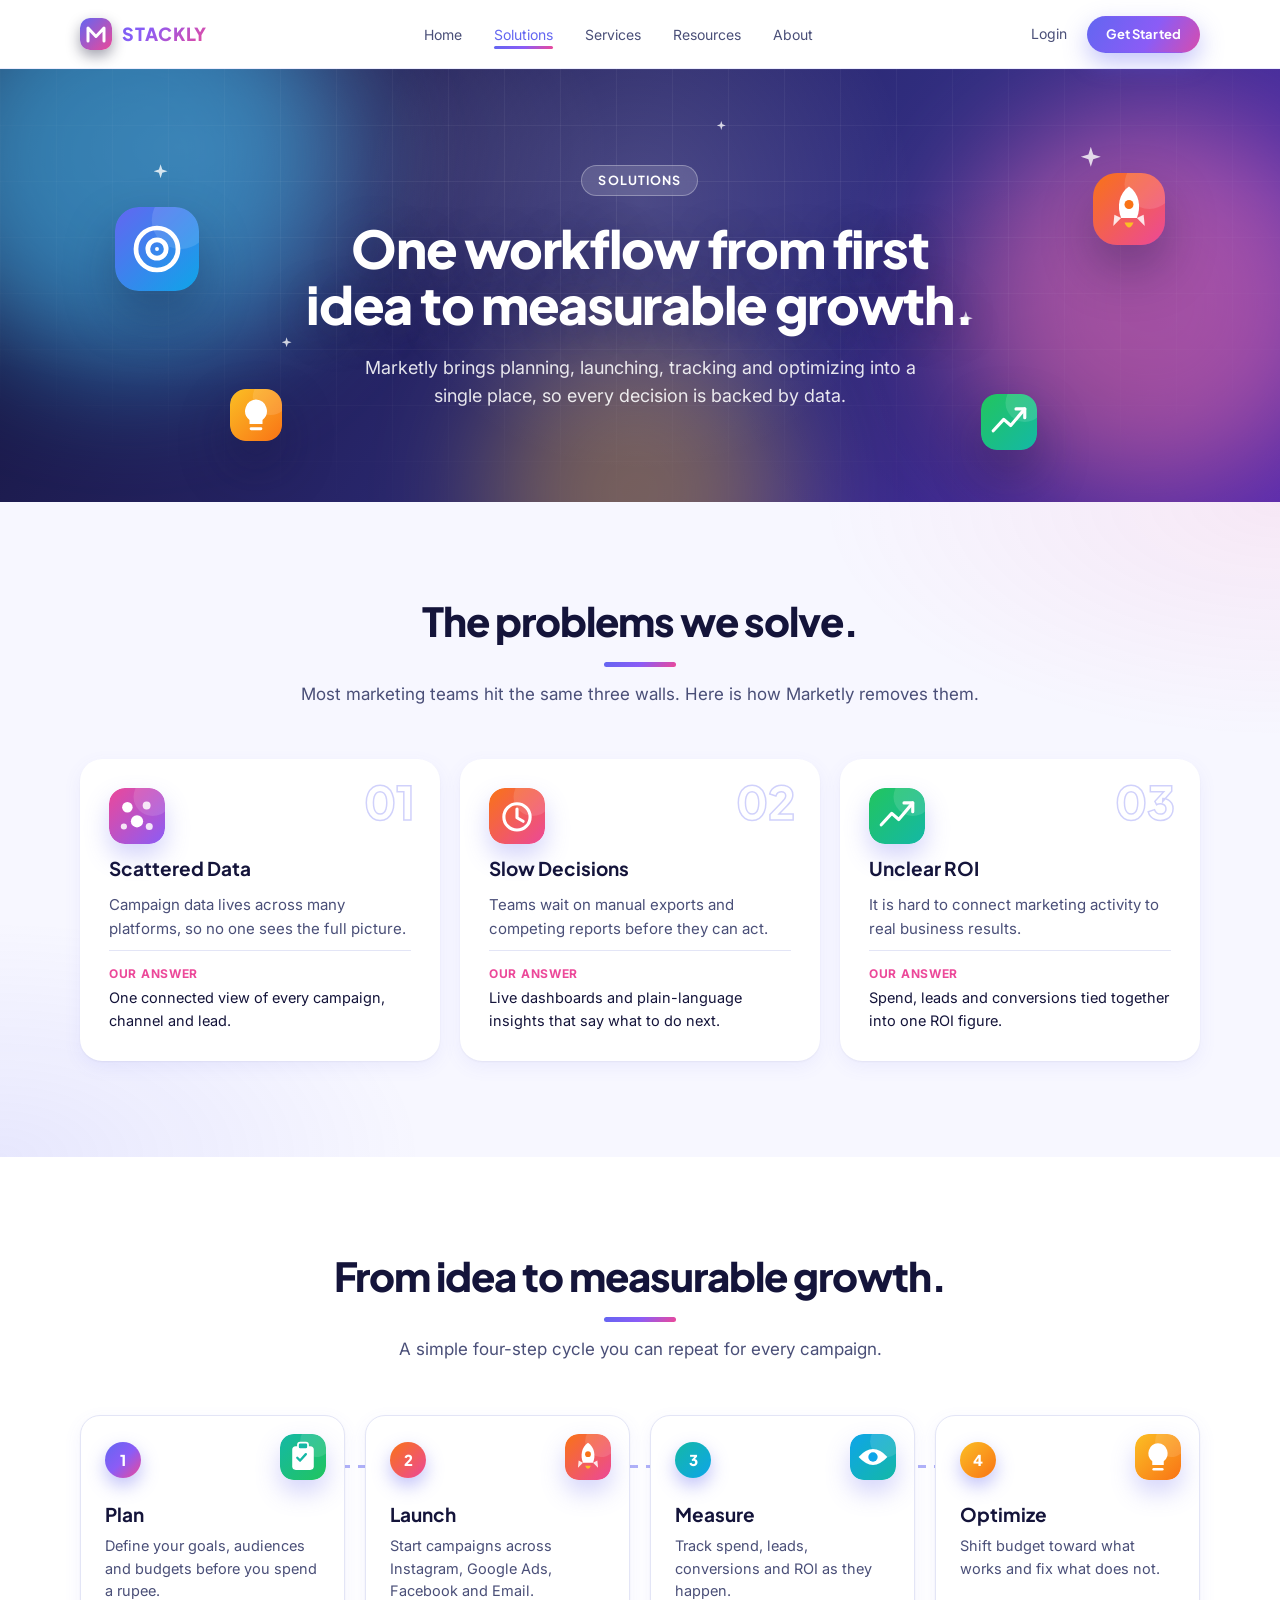
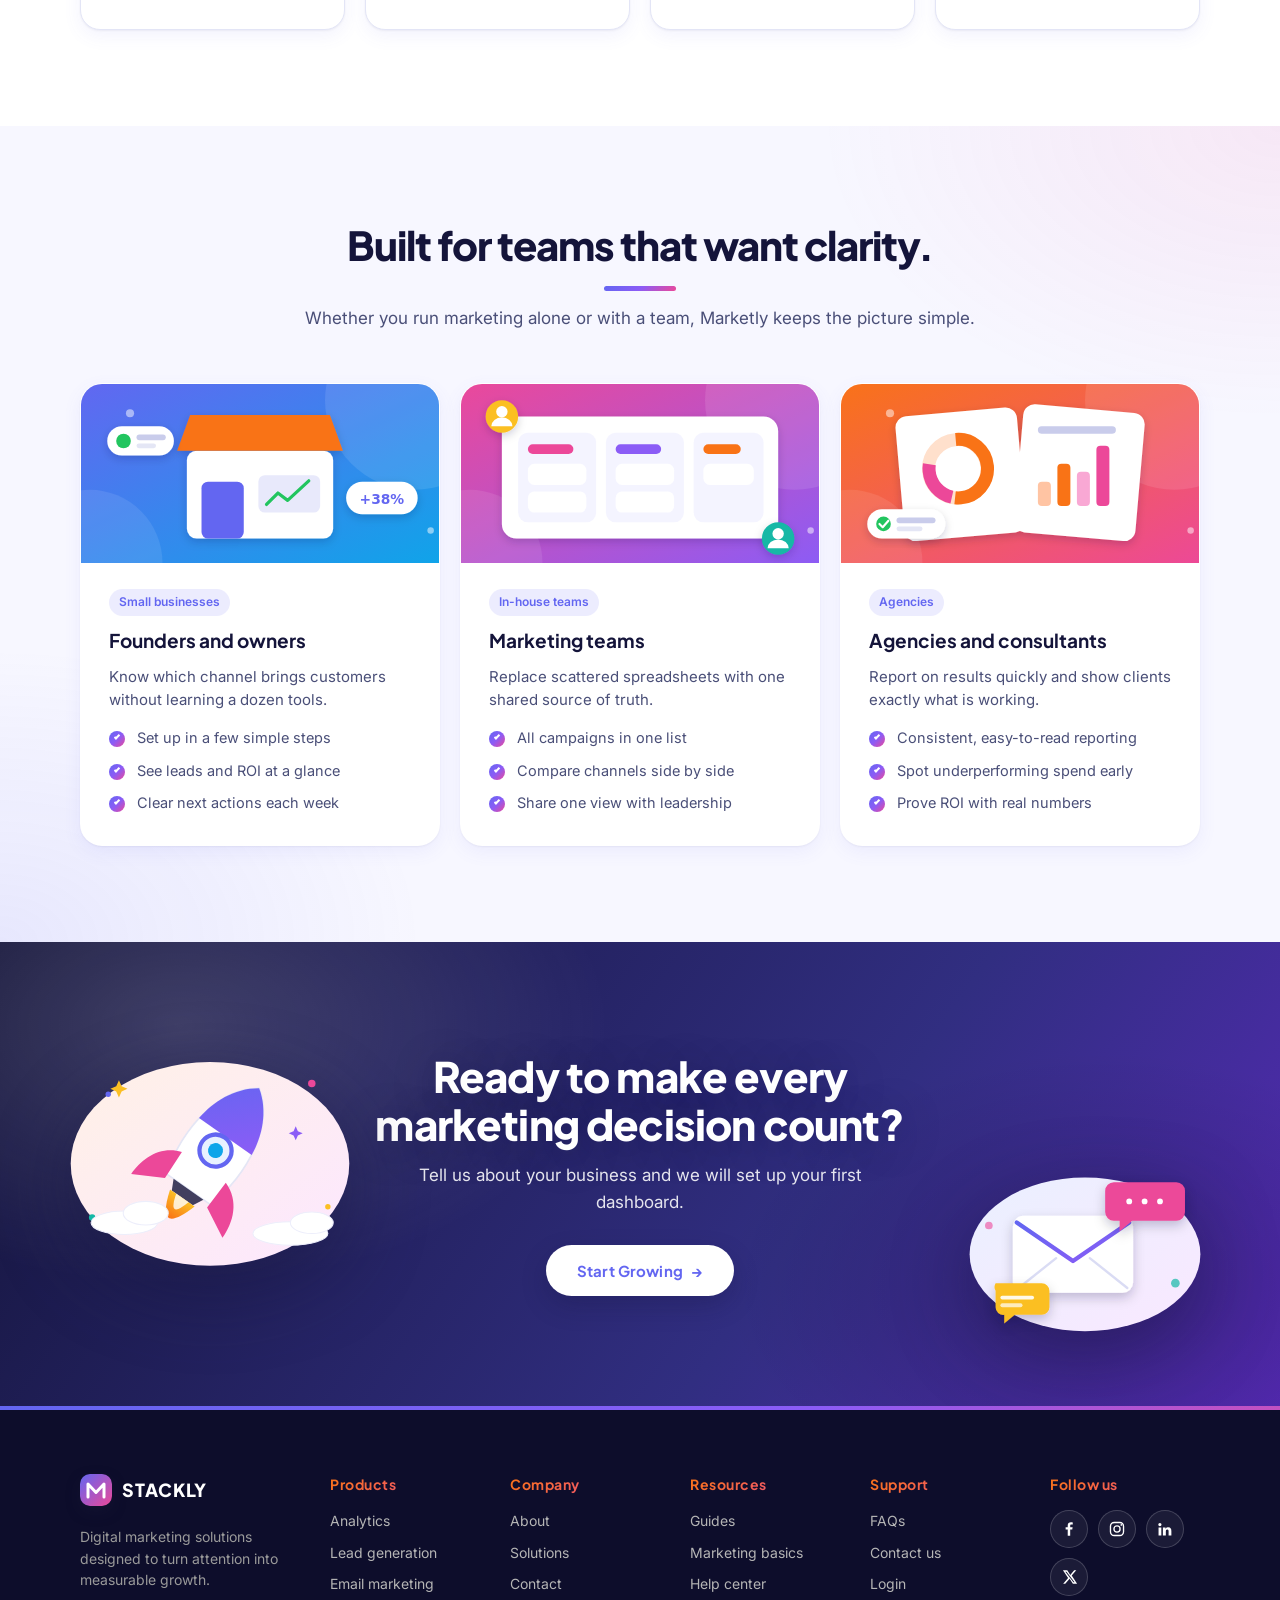
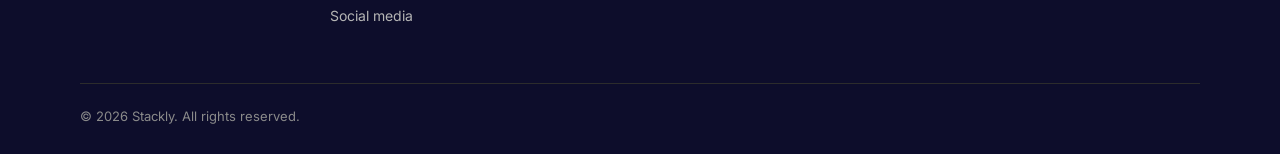
<file: solutions.html>
<!DOCTYPE html>
<html lang="en">
<head>
  <meta charset="UTF-8">
  <meta name="viewport" content="width=device-width, initial-scale=1">
  <title>Solutions — Marketly</title>
  <meta name="description" content="Marketly solutions: one workflow from first idea to measurable growth.">
  <link rel="preconnect" href="https://fonts.googleapis.com">
  <link rel="preconnect" href="https://fonts.gstatic.com" crossorigin>
  <link href="https://fonts.googleapis.com/css2?family=Inter:wght@400;500;600;700;800&family=Plus+Jakarta+Sans:wght@600;700;800&display=swap" rel="stylesheet">
  <link rel="stylesheet" href="css/styles.css">
  <link rel="stylesheet" href="css/theme.css">
  <link rel="icon" type="image/svg+xml" href="images/favicon.svg">
  <meta name="theme-color" content="#6366f1">
  <script>if(!matchMedia("(prefers-reduced-motion: reduce)").matches)document.documentElement.classList.add("anim")</script>
</head>
<body>
  <a class="skip" href="#main">Skip to content</a>

  <header class="site-header">
    <div class="wrap nav">
      <a class="logo" href="index.html" aria-label="Stackly home">STACKLY</a>
      <nav aria-label="Main">
        <ul class="nav-links" id="nav-links">
          <li><a href="index.html">Home</a></li>
          <li><a href="solutions.html" aria-current="page">Solutions</a></li>
          <li><a href="services.html">Services</a></li>
          <li><a href="resources.html">Resources</a></li>
          <li><a href="about.html">About</a></li>
        </ul>
      </nav>
      <div class="nav-actions">
        <a class="login" href="login.html">Login</a>
        <a class="btn btn-dark btn-sm" href="onboarding.html">Get Started</a>
        <button class="menu-btn" type="button" aria-label="Menu" aria-expanded="false" aria-controls="nav-links"><span></span></button>
      </div>
    </div>
  </header>

  <main id="main">
    <section class="hero page-hero">
      <div class="hero-bg" aria-hidden="true"><span class="blob b1"></span><span class="blob b2"></span><span class="blob b3"></span><span class="grid"></span><i class="spark s1"></i><i class="spark s2"></i><i class="spark s3"></i><i class="spark s4"></i><i class="spark s5"></i><img class="hero-icon hi-l" src="images/icon-target.svg" alt="" width="84" height="84"><img class="hero-icon hi-r" src="images/icon-rocket.svg" alt="" width="72" height="72"><img class="hero-icon hi-l2" src="images/icon-bulb.svg" alt="" width="52" height="52"><img class="hero-icon hi-r2" src="images/icon-roi.svg" alt="" width="56" height="56"></div>
      <div class="wrap">
        <div class="hero-copy">
          <span class="eyebrow">Solutions</span>
          <h1>One workflow from first idea to measurable growth.</h1>
          <p>Marketly brings planning, launching, tracking and optimizing into a single place, so every decision is backed by data.</p>
        </div>
      </div>
    </section>

    <section class="alt">
      <div class="wrap">
        <div class="sec-head">
          <h2>The problems we solve.</h2>
          <p>Most marketing teams hit the same three walls. Here is how Marketly removes them.</p>
        </div>
        <div class="cards">
          <article class="card"><img class="ico" src="images/icon-scatter.svg" alt="" width="56" height="56"><span class="num">01</span><h3>Scattered Data</h3><p>Campaign data lives across many platforms, so no one sees the full picture.</p><div class="answer"><b>Our answer</b>One connected view of every campaign, channel and lead.</div></article>
          <article class="card"><img class="ico" src="images/icon-clock.svg" alt="" width="56" height="56"><span class="num">02</span><h3>Slow Decisions</h3><p>Teams wait on manual exports and competing reports before they can act.</p><div class="answer"><b>Our answer</b>Live dashboards and plain-language insights that say what to do next.</div></article>
          <article class="card"><img class="ico" src="images/icon-roi.svg" alt="" width="56" height="56"><span class="num">03</span><h3>Unclear ROI</h3><p>It is hard to connect marketing activity to real business results.</p><div class="answer"><b>Our answer</b>Spend, leads and conversions tied together into one ROI figure.</div></article>
        </div>
      </div>
    </section>

    <section>
      <div class="wrap">
        <div class="sec-head">
          <h2>From idea to measurable growth.</h2>
          <p>A simple four-step cycle you can repeat for every campaign.</p>
        </div>
        <div class="steps">
          <div class="step"><span class="n">1</span><img class="ico" src="images/icon-clipboard.svg" alt="" width="46" height="46"><h3>Plan</h3><p>Define your goals, audiences and budgets before you spend a rupee.</p></div>
          <div class="step"><span class="n">2</span><img class="ico" src="images/icon-rocket.svg" alt="" width="46" height="46"><h3>Launch</h3><p>Start campaigns across Instagram, Google Ads, Facebook and Email.</p></div>
          <div class="step"><span class="n">3</span><img class="ico" src="images/icon-eye.svg" alt="" width="46" height="46"><h3>Measure</h3><p>Track spend, leads, conversions and ROI as they happen.</p></div>
          <div class="step"><span class="n">4</span><img class="ico" src="images/icon-bulb.svg" alt="" width="46" height="46"><h3>Optimize</h3><p>Shift budget toward what works and fix what does not.</p></div>
        </div>
      </div>
    </section>

    <section class="alt">
      <div class="wrap">
        <div class="sec-head">
          <h2>Built for teams that want clarity.</h2>
          <p>Whether you run marketing alone or with a team, Marketly keeps the picture simple.</p>
        </div>
        <div class="cards">
          <article class="card has-img"><div class="media"><img class="banner" src="images/banner-founder.svg" alt="" width="480" height="220" loading="lazy"></div><div class="body"><span class="tag">Small businesses</span><h3>Founders and owners</h3><p>Know which channel brings customers without learning a dozen tools.</p><ul class="checks"><li>Set up in a few simple steps</li><li>See leads and ROI at a glance</li><li>Clear next actions each week</li></ul></div></article>
          <article class="card has-img"><div class="media"><img class="banner" src="images/banner-team.svg" alt="" width="480" height="220" loading="lazy"></div><div class="body"><span class="tag">In-house teams</span><h3>Marketing teams</h3><p>Replace scattered spreadsheets with one shared source of truth.</p><ul class="checks"><li>All campaigns in one list</li><li>Compare channels side by side</li><li>Share one view with leadership</li></ul></div></article>
          <article class="card has-img"><div class="media"><img class="banner" src="images/banner-agency.svg" alt="" width="480" height="220" loading="lazy"></div><div class="body"><span class="tag">Agencies</span><h3>Agencies and consultants</h3><p>Report on results quickly and show clients exactly what is working.</p><ul class="checks"><li>Consistent, easy-to-read reporting</li><li>Spot underperforming spend early</li><li>Prove ROI with real numbers</li></ul></div></article>
        </div>
      </div>
    </section>

    <section class="cta">
      <div class="wrap">
        <div class="cta-art left" aria-hidden="true"><img src="images/illus-rocket.svg" alt="" width="560" height="420"></div><div class="cta-art right" aria-hidden="true"><img src="images/illus-contact.svg" alt="" width="520" height="360"></div>
        <h2>Ready to make every marketing decision count?</h2>
        <p>Tell us about your business and we will set up your first dashboard.</p>
        <a class="btn btn-light" href="onboarding.html">Start Growing</a>
      </div>
    </section>
  </main>

  <footer class="site-footer">
    <div class="wrap">
      <div class="footer-grid">
        <div>
          <a class="logo" href="index.html">STACKLY</a>
          <p>Digital marketing solutions designed to turn attention into measurable growth.</p>
        </div>
        <div><h4>Products</h4><ul><li><a href="services.html#analytics">Analytics</a></li><li><a href="services.html#leads">Lead generation</a></li><li><a href="services.html#email">Email marketing</a></li><li><a href="services.html#social">Social media</a></li></ul></div>
        <div><h4>Company</h4><ul><li><a href="about.html">About</a></li><li><a href="solutions.html">Solutions</a></li><li><a href="about.html#contact">Contact</a></li></ul></div>
        <div><h4>Resources</h4><ul><li><a href="resources.html#guides">Guides</a></li><li><a href="resources.html#basics">Marketing basics</a></li><li><a href="resources.html#help">Help center</a></li></ul></div>
        <div><h4>Support</h4><ul><li><a href="resources.html#help">FAQs</a></li><li><a href="about.html#contact">Contact us</a></li><li><a href="login.html">Login</a></li></ul></div>
      </div>
      <div class="copyright">© <span id="year">2026</span> Stackly. All rights reserved.</div>
    </div>
  </footer>

  <script src="js/main.js"></script>
  <script src="js/fx.js"></script>
</body>
</html>
</file>
<file: css/styles.css>
/* ===== Marketly — shared styles ===== */
:root {
  --ink: #1f1f1f;
  --ink-soft: #555;
  --ink-mute: #767676;
  --line: #d9d9d9;
  --surface: #ffffff;
  --surface-alt: #f4f4f4;
  --block: #5f5f5f;
  /* image / band placeholder gray */
  --radius: 10px;
  --radius-pill: 999px;
  --wrap: 1120px;
  --font: "Inter", system-ui, -apple-system, "Segoe UI", Roboto, Helvetica, Arial, sans-serif;
}

*,
*::before,
*::after {
  box-sizing: border-box;
}

html {
  scroll-behavior: smooth;
  scroll-padding-top: 80px;
}

body {
  margin: 0;
  font-family: var(--font);
  color: var(--ink);
  background: var(--surface);
  line-height: 1.55;
  -webkit-font-smoothing: antialiased;
}

img,
svg {
  max-width: 100%;
  display: block;
}

a {
  color: inherit;
}

h1,
h2,
h3,
h4,
p {
  margin: 0;
}

h1,
h2 {
  text-wrap: balance;
}

ul {
  list-style: none;
  margin: 0;
  padding: 0;
}

.wrap {
  width: min(var(--wrap), 100% - 48px);
  margin-inline: auto;
}

:focus-visible {
  outline: 3px solid #1f1f1f;
  outline-offset: 3px;
  border-radius: 4px;
}

.skip {
  position: absolute;
  left: -999px;
  top: 8px;
  background: var(--ink);
  color: #fff;
  padding: 10px 16px;
  border-radius: 6px;
  z-index: 100;
}

.skip:focus {
  left: 8px;
}

/* ----- Buttons ----- */
.btn {
  display: inline-flex;
  align-items: center;
  justify-content: center;
  gap: 8px;
  font: 600 14px/1 var(--font);
  padding: 14px 22px;
  border-radius: var(--radius-pill);
  border: 1.5px solid transparent;
  cursor: pointer;
  text-decoration: none;
  transition: background .15s, color .15s, border-color .15s;
}

.btn-dark {
  background: var(--ink);
  color: #fff;
}

.btn-dark:hover {
  background: #000;
}

.btn-light {
  background: #fff;
  color: var(--ink);
}

.btn-light:hover {
  background: #ececec;
}

.btn-sm {
  padding: 11px 18px;
  font-size: 13px;
}

/* ----- Header ----- */
.site-header {
  position: sticky;
  top: 0;
  z-index: 50;
  background: rgba(255, 255, 255, .96);
  backdrop-filter: blur(8px);
  border-bottom: 1px solid var(--line);
}

.nav {
  display: flex;
  align-items: center;
  justify-content: space-between;
  height: 68px;
  gap: 24px;
}

.logo {
  font-weight: 800;
  letter-spacing: .06em;
  font-size: 18px;
  text-decoration: none;
}

.nav-links {
  display: flex;
  gap: 32px;
}

.nav-links a {
  font-size: 14px;
  color: var(--ink-soft);
  text-decoration: none;
  padding: 6px 0;
  border-bottom: 2px solid transparent;
}

.nav-links a:hover,
.nav-links a[aria-current="page"] {
  color: var(--ink);
  border-bottom-color: var(--ink);
}

.nav-actions {
  display: flex;
  align-items: center;
  gap: 20px;
}

.nav-actions .login {
  font-size: 14px;
  text-decoration: none;
  color: var(--ink-soft);
}

.nav-actions .login:hover {
  color: var(--ink);
}

.menu-btn {
  display: none;
  background: none;
  border: 1.5px solid var(--line);
  border-radius: 8px;
  width: 42px;
  height: 42px;
  cursor: pointer;
  align-items: center;
  justify-content: center;
}

.menu-btn span,
.menu-btn span::before,
.menu-btn span::after {
  display: block;
  width: 18px;
  height: 2px;
  background: var(--ink);
  position: relative;
  content: "";
}

.menu-btn span::before {
  position: absolute;
  top: -6px;
}

.menu-btn span::after {
  position: absolute;
  top: 6px;
}

/* ----- Hero ----- */
.hero {
  background: var(--block);
  color: #fff;
  padding: 96px 0 0;
  overflow: hidden;
}

.hero-copy {
  text-align: center;
  max-width: 820px;
  margin-inline: auto;
}

.hero h1 {
  font-size: clamp(34px, 5.4vw, 60px);
  line-height: 1.08;
  letter-spacing: -.025em;
  font-weight: 700;
}

.hero p {
  margin: 22px auto 0;
  max-width: 560px;
  font-size: 18px;
  color: #ececec;
}

.hero-actions {
  display: flex;
  gap: 12px;
  justify-content: center;
  flex-wrap: wrap;
  margin-top: 34px;
}

.hero-art {
  margin-top: 64px;
  display: flex;
  justify-content: center;
}

.hero-panel {
  width: min(880px, 100%);
  background: #fff;
  color: var(--ink);
  border-radius: 14px 14px 0 0;
  padding: 22px 26px 0;
}

.hero-panel-top {
  display: flex;
  justify-content: space-between;
  align-items: center;
  font-size: 13px;
  color: var(--ink-mute);
  margin-bottom: 18px;
}

.hero-panel-top strong {
  color: var(--ink);
  font-size: 14px;
}

.dots {
  display: flex;
  gap: 6px;
}

.dots i {
  width: 9px;
  height: 9px;
  border-radius: 50%;
  background: var(--line);
}

.hero-bars {
  display: flex;
  align-items: flex-end;
  gap: 10px;
  height: 150px;
}

.hero-bars b {
  flex: 1;
  background: var(--ink);
  border-radius: 4px 4px 0 0;
  opacity: .85;
}

.hero-bars b:nth-child(odd) {
  opacity: .55;
}

/* ----- Sections ----- */
section {
  padding: 96px 0;
}

.sec-head {
  text-align: center;
  max-width: 760px;
  margin: 0 auto 52px;
}

.sec-head h2 {
  font-size: clamp(28px, 3.6vw, 40px);
  line-height: 1.15;
  letter-spacing: -.02em;
  font-weight: 700;
}

.sec-head p {
  margin-top: 14px;
  color: var(--ink-soft);
  font-size: 17px;
}

.alt {
  background: var(--surface-alt);
}

/* Problem cards */
.problems {
  display: grid;
  grid-template-columns: repeat(3, 1fr);
  gap: 20px;
}

.problem {
  background: #fff;
  border: 1px solid var(--line);
  border-radius: var(--radius);
  padding: 26px;
}

.problem .num {
  font-size: 13px;
  color: var(--ink-mute);
  font-weight: 600;
}

.problem h3 {
  margin-top: 18px;
  font-size: 19px;
}

.problem p {
  margin-top: 8px;
  color: var(--ink-soft);
  font-size: 15px;
}

/* Services */
.services {
  display: grid;
  grid-template-columns: repeat(2, 1fr);
  column-gap: 64px;
}

.service {
  padding: 28px 0;
  border-top: 1px solid var(--line);
  display: flex;
  flex-direction: column;
  gap: 8px;
}

.service h3 {
  font-size: 20px;
}

.service p {
  color: var(--ink-soft);
  font-size: 15px;
  max-width: 46ch;
}

.service a {
  margin-top: 6px;
  font-size: 14px;
  font-weight: 600;
  text-decoration: none;
  border-bottom: 1.5px solid var(--ink);
  align-self: flex-start;
  padding-bottom: 1px;
}

.service a:hover {
  border-bottom-color: transparent;
}

/* Dashboard */
.stats {
  display: grid;
  grid-template-columns: repeat(4, 1fr);
  gap: 16px;
}

.stat {
  background: #fff;
  border: 1px solid var(--line);
  border-radius: var(--radius);
  padding: 20px 22px;
}

.stat span {
  display: block;
  font-size: 13px;
  color: var(--ink-mute);
}

.stat strong {
  display: block;
  margin-top: 6px;
  font-size: 34px;
  letter-spacing: -.02em;
  line-height: 1.1;
}

.chart {
  margin-top: 16px;
  background: #fff;
  border: 1px solid var(--line);
  border-radius: var(--radius);
  padding: 24px 24px 18px;
}

.chart-title {
  font-size: 14px;
  font-weight: 600;
  margin-bottom: 20px;
  display: flex;
  justify-content: space-between;
  gap: 12px;
  flex-wrap: wrap;
}

.chart-title small {
  font-weight: 400;
  color: var(--ink-mute);
  font-size: 13px;
}

.bars {
  display: grid;
  grid-template-columns: repeat(14, 1fr);
  gap: 8px;
  align-items: end;
  height: 200px;
  border-bottom: 1px solid var(--line);
}

.bar {
  background: repeating-linear-gradient(45deg, #3a3a3a 0 2px, #7d7d7d 2px 4px);
  border-radius: 3px 3px 0 0;
  height: var(--h);
  position: relative;
  cursor: default;
}

.bar:hover,
.bar:focus-visible {
  background: var(--ink);
}

.bar::after {
  content: attr(data-tip);
  position: absolute;
  bottom: calc(100% + 6px);
  left: 50%;
  transform: translateX(-50%);
  background: var(--ink);
  color: #fff;
  font-size: 12px;
  padding: 4px 8px;
  border-radius: 5px;
  white-space: nowrap;
  opacity: 0;
  pointer-events: none;
  transition: opacity .12s;
}

.bar:hover::after,
.bar:focus-visible::after {
  opacity: 1;
}

.bar-labels {
  display: flex;
  justify-content: space-between;
  font-size: 12px;
  color: var(--ink-mute);
  margin-top: 8px;
}

/* Steps */
.steps {
  display: grid;
  grid-template-columns: repeat(4, 1fr);
  gap: 16px;
}

.step {
  border: 1.5px solid var(--ink);
  border-radius: var(--radius);
  padding: 24px 22px;
  background: #fff;
}

.step .n {
  display: inline-grid;
  place-items: center;
  width: 30px;
  height: 30px;
  border-radius: 50%;
  background: var(--ink);
  color: #fff;
  font-size: 13px;
  font-weight: 600;
}

.step h3 {
  margin-top: 16px;
  font-size: 19px;
}

.step p {
  margin-top: 6px;
  font-size: 14.5px;
  color: var(--ink-soft);
}

/* Testimonials */
.quotes {
  display: grid;
  grid-template-columns: repeat(3, 1fr);
  gap: 20px;
}

.quote {
  margin: 0;
  background: #fff;
  border: 1px solid var(--line);
  border-radius: var(--radius);
  padding: 26px;
  display: flex;
  flex-direction: column;
  justify-content: space-between;
  gap: 24px;
}

.quote blockquote {
  margin: 0;
  font-size: 16px;
  line-height: 1.55;
}

.quote figcaption {
  font-size: 14px;
}

.quote figcaption strong {
  display: block;
}

.quote figcaption span {
  color: var(--ink-mute);
}

/* CTA */
.cta {
  background: var(--block);
  color: #fff;
  text-align: center;
  padding: 88px 0;
}

.cta h2 {
  font-size: clamp(28px, 3.8vw, 42px);
  line-height: 1.15;
  letter-spacing: -.02em;
  max-width: 720px;
  margin-inline: auto;
}

.cta p {
  margin: 14px auto 30px;
  color: #ececec;
  max-width: 520px;
  font-size: 17px;
}

/* Footer */
.site-footer {
  background: #151515;
  color: #cfcfcf;
  padding: 64px 0 28px;
  font-size: 14px;
}

.footer-grid {
  display: grid;
  grid-template-columns: 1.5fr repeat(5, 1fr);
  gap: 40px;
}

.site-footer .logo {
  color: #fff;
}

.site-footer p {
  margin-top: 14px;
  max-width: 30ch;
  color: #9a9a9a;
}

.site-footer h4 {
  color: #fff;
  font-size: 14px;
  margin-bottom: 14px;
}

.site-footer li+li {
  margin-top: 10px;
}

.site-footer a {
  text-decoration: none;
  color: #b5b5b5;
}

.site-footer a:hover {
  color: #fff;
  text-decoration: underline;
}

.copyright {
  margin-top: 56px;
  padding-top: 22px;
  border-top: 1px solid #2c2c2c;
  color: #8a8a8a;
  font-size: 13px;
}

/* ===== Login page ===== */
.auth {
  min-height: 100vh;
  display: grid;
  grid-template-columns: minmax(0, 1fr) minmax(0, 1fr);
}

.auth-main {
  padding: 36px clamp(24px, 6vw, 80px) 40px;
  display: flex;
  flex-direction: column;
}

.auth-main .logo {
  align-self: flex-start;
}

.auth-body {
  margin: auto 0;
  padding: 48px 0;
  width: min(440px, 100%);
}

.auth-body h1 {
  font-size: clamp(30px, 4vw, 38px);
  letter-spacing: -.02em;
  line-height: 1.1;
}

.auth-body .lead {
  margin-top: 10px;
  color: var(--ink-soft);
}

.form {
  margin-top: 40px;
  display: grid;
  gap: 22px;
}

.field label {
  display: block;
  font-size: 13.5px;
  font-weight: 600;
  margin-bottom: 8px;
}

.input-wrap {
  position: relative;
}

.field input {
  width: 100%;
  font: 400 15px var(--font);
  color: var(--ink);
  background: var(--surface-alt);
  border: 1.5px solid transparent;
  border-radius: 8px;
  padding: 15px 16px;
  transition: border-color .15s, background .15s;
}

.field input::placeholder {
  color: #8d8d8d;
}

.field input:hover {
  background: #eee;
}

.field input:focus {
  outline: none;
  background: #fff;
  border-color: var(--ink);
}

.field input[aria-invalid="true"] {
  border-color: #b3261e;
  background: #fff;
}

.field .error {
  display: none;
  margin-top: 7px;
  font-size: 13px;
  color: #b3261e;
}

.toggle-pw {
  position: absolute;
  right: 8px;
  top: 50%;
  transform: translateY(-50%);
  background: none;
  border: 0;
  font: 600 12.5px var(--font);
  color: var(--ink-soft);
  padding: 8px 10px;
  cursor: pointer;
  border-radius: 6px;
}

.toggle-pw:hover {
  color: var(--ink);
}

.field .input-wrap input {
  padding-right: 70px;
}

.form .btn {
  justify-self: start;
  padding: 14px 30px;
  border-radius: 8px;
}

.form-status {
  font-size: 14px;
  padding: 12px 14px;
  border-radius: 8px;
  background: var(--surface-alt);
  display: none;
}

.form-status.show {
  display: block;
}

.auth-links {
  margin-top: 36px;
  display: grid;
  gap: 12px;
  font-size: 14px;
  color: var(--ink-mute);
}

.auth-links a {
  color: var(--ink);
  font-weight: 500;
}

.auth-aside {
  background: var(--block);
  color: #fff;
  display: flex;
  align-items: flex-end;
  padding: 56px clamp(24px, 5vw, 72px);
}

.aside-card {
  background: #fff;
  color: var(--ink);
  border-radius: 14px;
  padding: 24px;
  width: min(420px, 100%);
}

.aside-card h2 {
  font-size: 20px;
  line-height: 1.25;
}

.aside-card p {
  margin-top: 8px;
  font-size: 14.5px;
  color: var(--ink-soft);
}

.aside-card .mini {
  display: flex;
  align-items: flex-end;
  gap: 6px;
  height: 70px;
  margin-top: 20px;
}

.aside-card .mini b {
  flex: 1;
  background: repeating-linear-gradient(45deg, #3a3a3a 0 2px, #7d7d7d 2px 4px);
  border-radius: 3px 3px 0 0;
}

/* ===== Responsive ===== */
@media (max-width: 960px) {

  .problems,
  .quotes {
    grid-template-columns: 1fr;
  }

  .stats,
  .steps {
    grid-template-columns: repeat(2, 1fr);
  }

  .footer-grid {
    grid-template-columns: repeat(2, 1fr);
  }

  .footer-grid> :first-child {
    grid-column: 1 / -1;
  }

  .auth {
    grid-template-columns: 1fr;
  }

  .auth-aside {
    display: none;
  }
}

@media (max-width: 820px) {
  .menu-btn {
    display: inline-flex;
  }

  .nav-links {
    display: none;
    position: absolute;
    top: 68px;
    left: 0;
    right: 0;
    background: #fff;
    border-bottom: 1px solid var(--line);
    flex-direction: column;
    gap: 0;
    padding: 8px 24px 16px;
  }

  .nav-links.open {
    display: flex;
  }

  .nav-links a {
    padding: 14px 0;
    border-bottom: 1px solid var(--line);
  }

  /* Keep Login available beside the mobile menu button. */
  `r`n .nav-actions .login {
    display: inline-flex;
    align-items: center;
  }

  .services {
    grid-template-columns: 1fr;
  }

  section {
    padding: 72px 0;
  }

  .hero {
    padding-top: 64px;
  }
}

@media (max-width: 520px) {

  .stats,
  .steps {
    grid-template-columns: 1fr;
  }

  .bars {
    gap: 4px;
  }

  .nav-actions .btn {
    display: none;
  }

  .nav-actions {
    margin-left: auto;
  }
}

@media (prefers-reduced-motion: reduce) {
  html {
    scroll-behavior: auto;
  }

  * {
    transition: none !important;
  }
}

/* ===== App pages (onboarding + dashboard) ===== */
.app-main {
  padding: 48px 0 96px;
}

.page-head h1 {
  font-size: clamp(28px, 3.6vw, 36px);
  letter-spacing: -.02em;
  line-height: 1.15;
}

.page-head p {
  margin-top: 6px;
  color: var(--ink-soft);
}

/* Onboarding */
.setup {
  display: grid;
  grid-template-columns: 1fr 1fr;
  gap: 56px;
  margin-top: 48px;
  padding-inline: clamp(0px, 4vw, 44px);
  align-items: start;
}

.setup-step {
  transition: opacity .2s;
}

.setup-step.is-locked {
  opacity: .45;
}

.setup-step .step-no {
  font-size: 13px;
  font-weight: 600;
  color: var(--ink-mute);
}

.setup-step h2 {
  margin-top: 12px;
  font-size: 24px;
  letter-spacing: -.01em;
}

.setup-step .field {
  margin-top: 28px;
}

.setup-step fieldset {
  border: 0;
  padding: 0;
  margin: 28px 0 0;
}

.setup-step legend {
  font-size: 13.5px;
  font-weight: 600;
  margin-bottom: 12px;
  padding: 0;
}

.option-list {
  display: grid;
  gap: 12px;
}

.option-grid {
  display: grid;
  grid-template-columns: 1fr 1fr;
  gap: 16px;
  margin-top: 28px;
}

.option {
  position: relative;
  display: flex;
  align-items: center;
  gap: 12px;
  background: var(--surface-alt);
  border: 1.5px solid transparent;
  border-radius: 8px;
  padding: 15px 16px;
  font-size: 14px;
  cursor: pointer;
  transition: background .15s, border-color .15s;
}

.option:hover {
  background: #ececec;
}

.option input {
  position: absolute;
  opacity: 0;
  inset: 0;
  margin: 0;
  cursor: pointer;
}

.option .box {
  width: 16px;
  height: 16px;
  flex: none;
  border: 1.5px solid var(--ink);
  border-radius: 3px;
  display: grid;
  place-items: center;
  background: #fff;
}

.option .box::after {
  content: "";
  width: 8px;
  height: 4px;
  border: solid #fff;
  border-width: 0 0 2px 2px;
  transform: rotate(-45deg) translate(1px, -1px);
  opacity: 0;
}

.option input:checked~.box {
  background: var(--ink);
}

.option input:checked~.box::after {
  opacity: 1;
}

.option:has(input:checked) {
  border-color: var(--ink);
  background: #fff;
}

.option:has(input:focus-visible) {
  outline: 3px solid var(--ink);
  outline-offset: 2px;
}

.setup-step .btn {
  margin-top: 32px;
  border-radius: 8px;
  padding: 14px 26px;
}

.setup-step .note {
  margin-top: 16px;
  font-size: 13px;
  color: var(--ink-mute);
}

.setup-step .error {
  display: none;
  margin-top: 10px;
  font-size: 13px;
  color: #b3261e;
}

.setup-step .error.show {
  display: block;
}

.setup-step .field input[aria-invalid="true"] {
  border-color: #b3261e;
  background: #fff;
}

/* Dashboard */
.kpis {
  display: grid;
  grid-template-columns: repeat(4, 1fr);
  gap: 20px;
  margin-top: 36px;
}

.kpi {
  background: var(--surface-alt);
  border-radius: var(--radius);
  padding: 22px 24px;
}

.kpi span {
  font-size: 13px;
  color: var(--ink-soft);
}

.kpi strong {
  display: block;
  margin-top: 10px;
  font-size: 30px;
  letter-spacing: -.02em;
  line-height: 1.1;
}

.dash-grid {
  display: grid;
  grid-template-columns: minmax(0, 1.9fr) minmax(0, 1fr);
  gap: 40px;
  margin-top: 44px;
  align-items: start;
}

.dash-grid h2 {
  font-size: 19px;
}

.perf {
  margin-top: 14px;
  background: #fafafa;
  border-radius: var(--radius);
  padding: 28px 28px 20px;
}

.perf-bars {
  display: flex;
  align-items: flex-end;
  gap: 22px;
  height: 230px;
}

.perf-bar {
  flex: 1;
  background: #777;
  border-radius: 6px;
  height: var(--h);
  position: relative;
}

.perf-bar:hover,
.perf-bar:focus-visible {
  background: var(--ink);
}

.perf-bar::after {
  content: attr(data-tip);
  position: absolute;
  bottom: calc(100% + 6px);
  left: 50%;
  transform: translateX(-50%);
  background: var(--ink);
  color: #fff;
  font-size: 12px;
  padding: 4px 8px;
  border-radius: 5px;
  white-space: nowrap;
  opacity: 0;
  pointer-events: none;
  transition: opacity .12s;
}

.perf-bar:hover::after,
.perf-bar:focus-visible::after {
  opacity: 1;
}

.happening {
  display: grid;
  gap: 14px;
  margin-top: 14px;
}

.happening li {
  background: var(--surface-alt);
  border-radius: 8px;
  padding: 14px 16px;
}

.happening strong {
  display: block;
  font-size: 13.5px;
}

.happening span {
  font-size: 13px;
  color: var(--ink-soft);
}

.side .btn {
  margin-top: 28px;
  border-radius: 8px;
  padding: 14px 22px;
}

@media (max-width: 960px) {
  .setup {
    grid-template-columns: 1fr;
    gap: 48px;
    padding-inline: 0;
  }

  .kpis {
    grid-template-columns: repeat(2, 1fr);
  }

  .dash-grid {
    grid-template-columns: 1fr;
  }
}

@media (max-width: 520px) {
  .kpis {
    grid-template-columns: 1fr;
  }

  .option-grid {
    grid-template-columns: 1fr;
  }

  .perf-bars {
    gap: 8px;
  }

  .perf {
    padding: 20px 16px 14px;
  }
}

.perf-bar:nth-last-child(-n+2)::after {
  left: auto;
  right: 0;
  transform: none;
}

.perf-bar:nth-child(-n+2)::after {
  left: 0;
  transform: none;
}

.dash-grid section {
  padding: 0;
}

/* ===== Campaigns ===== */
.page-bar {
  display: flex;
  justify-content: space-between;
  align-items: flex-start;
  gap: 20px;
  flex-wrap: wrap;
}

.page-bar .btn {
  border-radius: 8px;
  padding: 13px 20px;
}

.tabs {
  display: flex;
  gap: 8px;
  margin-top: 36px;
  border-bottom: 1px solid var(--line);
}

.tab {
  background: none;
  border: 0;
  border-bottom: 2px solid transparent;
  margin-bottom: -1px;
  font: 500 14px var(--font);
  color: var(--ink-mute);
  padding: 10px 16px;
  cursor: pointer;
}

.tab:hover {
  color: var(--ink);
}

.tab[aria-selected="true"] {
  color: var(--ink);
  font-weight: 700;
  border-bottom-color: var(--ink);
}

.campaign-list {
  margin-top: 28px;
  display: grid;
  gap: 16px;
}

.campaign {
  display: grid;
  grid-template-columns: minmax(0, 2.2fr) 1fr 1fr 1fr auto;
  align-items: center;
  gap: 20px;
  background: var(--surface-alt);
  border-radius: 8px;
  padding: 22px 24px;
  font-size: 13.5px;
}

.campaign h3 {
  font-size: 16px;
}

.campaign .channels {
  margin-top: 4px;
  color: var(--ink-soft);
  font-size: 12.5px;
}

.campaign .roi {
  font-weight: 700;
}

.btn-outline {
  background: #fff;
  color: var(--ink);
  border-color: var(--ink);
}

.btn-outline:hover {
  background: var(--ink);
  color: #fff;
}

.campaign .btn {
  border-radius: 8px;
  padding: 11px 20px;
  font-size: 13px;
}

.empty {
  margin-top: 28px;
  color: var(--ink-soft);
  padding: 28px;
  background: var(--surface-alt);
  border-radius: 8px;
}

dialog {
  border: 0;
  border-radius: 14px;
  padding: 0;
  width: min(460px, calc(100% - 32px));
  color: var(--ink);
  box-shadow: 0 24px 60px rgba(0, 0, 0, .25);
}

dialog::backdrop {
  background: rgba(0, 0, 0, .45);
}

.dlg {
  padding: 28px;
}

.dlg h2 {
  font-size: 22px;
}

.dlg .sub {
  margin-top: 4px;
  color: var(--ink-soft);
  font-size: 14px;
}

.dlg dl {
  margin: 22px 0 0;
  display: grid;
  grid-template-columns: 1fr 1fr;
  gap: 14px;
}

.dlg dt {
  font-size: 12.5px;
  color: var(--ink-mute);
}

.dlg dd {
  margin: 2px 0 0;
  font-weight: 700;
  font-size: 18px;
}

.dlg .field {
  margin-top: 20px;
}

.dlg fieldset {
  border: 0;
  padding: 0;
  margin: 20px 0 0;
}

.dlg legend {
  font-size: 13.5px;
  font-weight: 600;
  margin-bottom: 10px;
  padding: 0;
}

.dlg .option-grid {
  margin-top: 0;
  gap: 10px;
}

.dlg .actions {
  display: flex;
  gap: 10px;
  margin-top: 26px;
  justify-content: flex-end;
}

.dlg .btn {
  border-radius: 8px;
  padding: 12px 20px;
}

.dlg .error {
  display: none;
  margin-top: 8px;
  font-size: 13px;
  color: #b3261e;
}

/* ===== Insights ===== */
.ins-section {
  margin-top: 48px;
  padding: 0;
}

.ins-section>h2 {
  font-size: 19px;
  margin-bottom: 16px;
}

.glance {
  display: grid;
  grid-template-columns: repeat(3, 1fr);
  gap: 20px;
}

.glance .card {
  background: var(--surface-alt);
  border-radius: 8px;
  padding: 22px 24px;
}

.glance strong {
  display: block;
  font-size: 30px;
  letter-spacing: -.02em;
  line-height: 1.1;
}

.glance p {
  margin-top: 8px;
  font-size: 13.5px;
}

.glance small {
  display: block;
  margin-top: 6px;
  font-size: 12px;
  color: var(--ink-mute);
}

.panel {
  background: var(--surface-alt);
  border-radius: 8px;
  padding: 22px 24px;
}

.panel h3 {
  font-size: 16px;
}

.panel p {
  margin-top: 6px;
  font-size: 13.5px;
  color: var(--ink-soft);
}

.panel p.act {
  margin-top: 14px;
  color: var(--ink);
  font-weight: 600;
}

.happened {
  display: flex;
  align-items: center;
  justify-content: space-between;
  gap: 20px;
}

.happened .btn,
.next .btn {
  border-radius: 8px;
  padding: 12px 20px;
  font-size: 13px;
  white-space: nowrap;
}

.matters {
  display: grid;
  grid-template-columns: 1fr 1fr;
  gap: 20px;
}

.panel.attention {
  background: #fff;
  border: 2px solid var(--ink);
}

.next-list {
  display: grid;
  gap: 16px;
  counter-reset: n;
}

.next {
  display: grid;
  grid-template-columns: 32px minmax(0, 1fr) auto;
  align-items: center;
  gap: 16px;
  background: var(--surface-alt);
  border-radius: 8px;
  padding: 22px 24px;
}

.next::before {
  counter-increment: n;
  content: counter(n);
  font-weight: 700;
  font-size: 16px;
}

.next h3 {
  font-size: 15px;
}

.next p {
  margin-top: 4px;
  font-size: 13px;
  color: var(--ink-soft);
}

.footnote {
  margin-top: 56px;
  font-size: 12.5px;
  color: var(--ink-mute);
}

@media (max-width: 960px) {
  .campaign {
    grid-template-columns: 1fr 1fr;
    row-gap: 14px;
  }

  .campaign> :first-child {
    grid-column: 1 / -1;
  }

  .campaign .btn {
    grid-column: 1 / -1;
    justify-self: start;
  }

  .glance,
  .matters {
    grid-template-columns: 1fr;
  }
}

@media (max-width: 600px) {
  .happened {
    flex-direction: column;
    align-items: flex-start;
  }

  .next {
    grid-template-columns: 24px minmax(0, 1fr);
  }

  .next .btn {
    grid-column: 2;
    justify-self: start;
  }
}

/* =====================================================
   NEW PAGES (Solutions, Services, Resources, About)
   ===================================================== */
.page-hero {
  padding: 88px 0 84px;
}

.page-hero .eyebrow {
  display: inline-block;
  font-size: 13px;
  font-weight: 600;
  letter-spacing: .08em;
  text-transform: uppercase;
  color: #e2e2e2;
  margin-bottom: 18px;
}

.page-hero h1 {
  font-size: clamp(32px, 4.8vw, 52px);
}

.cards {
  display: grid;
  grid-template-columns: repeat(3, 1fr);
  gap: 20px;
}

.cards.two {
  grid-template-columns: repeat(2, 1fr);
}

.card {
  background: #fff;
  border: 1px solid var(--line);
  border-radius: var(--radius);
  padding: 28px;
  display: flex;
  flex-direction: column;
  gap: 10px;
}

.card h3 {
  font-size: 19px;
}

.card p {
  color: var(--ink-soft);
  font-size: 15px;
}

.card .num {
  font-size: 13px;
  color: var(--ink-mute);
  font-weight: 600;
}

.card .answer {
  margin-top: auto;
  padding-top: 14px;
  border-top: 1px solid var(--line);
  font-size: 14.5px;
  color: var(--ink);
}

.card .answer b {
  display: block;
  font-size: 12px;
  letter-spacing: .06em;
  text-transform: uppercase;
  color: var(--ink-mute);
  margin-bottom: 4px;
}

.card a.more,
.svc a.more {
  margin-top: 6px;
  font-size: 14px;
  font-weight: 600;
  text-decoration: none;
  border-bottom: 1.5px solid var(--ink);
  align-self: flex-start;
  padding-bottom: 1px;
}

.tag {
  align-self: flex-start;
  font-size: 12px;
  font-weight: 600;
  padding: 4px 10px;
  border-radius: 999px;
  background: var(--surface-alt);
  color: var(--ink-soft);
}

.checks {
  display: grid;
  gap: 10px;
  margin-top: 6px;
}

.checks li {
  position: relative;
  padding-left: 28px;
  font-size: 14.5px;
  color: var(--ink-soft);
}

.checks li::before {
  content: "";
  position: absolute;
  left: 0;
  top: 4px;
  width: 16px;
  height: 16px;
  border-radius: 50%;
  background: var(--ink);
}

.checks li::after {
  content: "";
  position: absolute;
  left: 5px;
  top: 8px;
  width: 6px;
  height: 3px;
  border: solid #fff;
  border-width: 0 0 2px 2px;
  transform: rotate(-45deg);
}

.svc-grid {
  display: grid;
  grid-template-columns: repeat(2, 1fr);
  gap: 20px;
}

.svc {
  background: #fff;
  border: 1px solid var(--line);
  border-radius: var(--radius);
  padding: 32px;
  display: flex;
  flex-direction: column;
  gap: 12px;
}

.svc .num {
  font-size: 13px;
  font-weight: 600;
  color: var(--ink-mute);
}

.svc h3 {
  font-size: 22px;
}

.svc>p {
  color: var(--ink-soft);
  font-size: 15.5px;
}

.svc .more {
  margin-top: 10px;
}

.split {
  display: grid;
  grid-template-columns: 1fr 1fr;
  gap: 64px;
  align-items: start;
}

.split h2 {
  font-size: clamp(28px, 3.4vw, 38px);
  line-height: 1.15;
  letter-spacing: -.02em;
}

.split .text p {
  margin-top: 16px;
  color: var(--ink-soft);
  font-size: 17px;
}

.formula {
  display: inline-block;
  margin-top: 6px;
  padding: 8px 12px;
  border-radius: 8px;
  background: var(--surface-alt);
  font: 600 13.5px ui-monospace, SFMono-Regular, Menlo, monospace;
  color: var(--ink);
}

.faq {
  display: grid;
  gap: 12px;
  max-width: 820px;
  margin-inline: auto;
}

.faq details {
  background: #fff;
  border: 1px solid var(--line);
  border-radius: var(--radius);
  padding: 0 22px;
  transition: border-color .2s, box-shadow .2s;
}

.faq details[open] {
  border-color: var(--ink);
}

.faq summary {
  cursor: pointer;
  list-style: none;
  padding: 20px 0;
  font-weight: 600;
  display: flex;
  justify-content: space-between;
  gap: 16px;
  align-items: center;
}

.faq summary::-webkit-details-marker {
  display: none;
}

.faq summary::after {
  content: "+";
  font-size: 22px;
  font-weight: 400;
  line-height: 1;
  transition: transform .25s;
}

.faq details[open] summary::after {
  transform: rotate(45deg);
}

.faq details p {
  padding-bottom: 20px;
  color: var(--ink-soft);
  font-size: 15px;
}

.contact-box {
  background: var(--surface-alt);
  border-radius: var(--radius);
  padding: 32px;
}

.contact-box a {
  font-weight: 600;
}

.on-dark-note {
  color: #ececec;
}

@media (max-width: 960px) {

  .cards,
  .cards.two,
  .svc-grid,
  .split {
    grid-template-columns: 1fr;
  }

  .split {
    gap: 32px;
  }
}

/* =====================================================
   MOTION & POLISH  (everything below only runs when
   the visitor has not asked for reduced motion)
   ===================================================== */
@keyframes rise {
  from {
    opacity: 0;
    transform: translateY(26px);
  }
}

@keyframes fadein {
  from {
    opacity: 0;
  }
}

@keyframes slidedown {
  from {
    opacity: 0;
    transform: translateY(-100%);
  }
}

@keyframes growY {
  from {
    transform: scaleY(0);
  }
}

@keyframes drift {
  from {
    transform: translate3d(-4%, -3%, 0) scale(1);
  }

  to {
    transform: translate3d(4%, 3%, 0) scale(1.12);
  }
}

@keyframes pop {
  from {
    opacity: 0;
    transform: translateY(14px) scale(.97);
  }
}

@keyframes shake {

  20%,
  60% {
    transform: translateX(-6px);
  }

  40%,
  80% {
    transform: translateX(6px);
  }
}

/* Hover polish — works with or without JS */
.btn {
  transition: background .2s, color .2s, border-color .2s, transform .2s, box-shadow .2s;
}

.btn:hover {
  transform: translateY(-2px);
  box-shadow: 0 10px 22px rgba(0, 0, 0, .18);
}

.btn:active {
  transform: translateY(0);
  box-shadow: none;
}

.problem,
.step,
.quote,
.kpi,
.stat,
.glance .card,
.next,
.panel,
.happening li,
.campaign,
.card,
.svc {
  transition: transform .28s cubic-bezier(.2, .7, .2, 1), box-shadow .28s, border-color .28s, background .2s;
}

.problem:hover,
.step:hover,
.quote:hover,
.stat:hover,
.card:hover,
.svc:hover {
  transform: translateY(-5px);
  box-shadow: 0 14px 30px rgba(0, 0, 0, .10);
}

.kpi:hover,
.glance .card:hover,
.next:hover,
.panel:hover,
.happening li:hover,
.campaign:hover {
  transform: translateY(-3px);
  box-shadow: 0 10px 24px rgba(0, 0, 0, .08);
}

.step:hover .n {
  transform: scale(1.12);
}

.step .n {
  transition: transform .25s;
}

.service a::after,
.card a.more::after,
.svc a.more::after {
  content: " →";
  display: inline-block;
  transition: transform .2s;
}

.service a:hover::after,
.card a.more:hover::after,
.svc a.more:hover::after {
  transform: translateX(4px);
}

.site-header {
  transition: box-shadow .3s, background .3s;
}

.site-header.scrolled {
  box-shadow: 0 6px 24px rgba(0, 0, 0, .08);
}

.logo {
  transition: letter-spacing .3s;
}

.logo:hover {
  letter-spacing: .1em;
}

.site-footer a {
  transition: color .2s, padding-left .2s;
}

.site-footer li a:hover {
  padding-left: 4px;
}

.option .box::after {
  scale: .4;
  transition: opacity .15s, scale .25s cubic-bezier(.3, 1.6, .5, 1);
}

.option input:checked~.box::after {
  scale: 1;
}

.option .box {
  transition: background .15s;
}

.tab {
  transition: color .2s, border-color .25s;
}

@media (min-width: 821px) {
  .nav-links a {
    position: relative;
    border-bottom: 0;
  }

  .nav-links a::after {
    content: "";
    position: absolute;
    left: 0;
    right: 0;
    bottom: 0;
    height: 2px;
    background: var(--ink);
    transform: scaleX(0);
    transform-origin: left;
    transition: transform .28s cubic-bezier(.2, .7, .2, 1);
  }

  .nav-links a:hover::after,
  .nav-links a[aria-current="page"]::after {
    transform: scaleX(1);
  }
}

/* Animated hero / CTA backgrounds */
.hero,
.cta {
  position: relative;
  overflow: hidden;
}

.hero::before,
.cta::before {
  content: "";
  position: absolute;
  inset: -30% -10%;
  pointer-events: none;
  background: radial-gradient(40% 50% at 20% 30%, rgba(255, 255, 255, .16), transparent 70%), radial-gradient(35% 45% at 80% 65%, rgba(0, 0, 0, .20), transparent 70%);
  animation: drift 16s ease-in-out infinite alternate;
}

.hero>.wrap,
.cta>.wrap {
  position: relative;
}

.auth-aside {
  position: relative;
  overflow: hidden;
}

.auth-aside::before {
  content: "";
  position: absolute;
  inset: -30% -10%;
  pointer-events: none;
  background: radial-gradient(40% 50% at 25% 25%, rgba(255, 255, 255, .16), transparent 70%), radial-gradient(35% 45% at 80% 70%, rgba(0, 0, 0, .2), transparent 70%);
  animation: drift 16s ease-in-out infinite alternate;
}

.aside-card {
  position: relative;
}

/* ----- Animations that need JS (class "anim" is set in <head>) ----- */
.anim body {
  animation: fadein .5s both;
}

.anim.leaving body {
  opacity: 0;
  transition: opacity .22s ease;
}

.anim .site-header {
  animation: slidedown .6s cubic-bezier(.2, .7, .2, 1) both;
}

.anim .hero-copy h1,
.anim .page-hero .eyebrow,
.anim .page-hero h1 {
  animation: rise .8s cubic-bezier(.2, .7, .2, 1) .10s backwards;
}

.anim .hero-copy p,
.anim .page-hero p {
  animation: rise .8s cubic-bezier(.2, .7, .2, 1) .22s backwards;
}

.anim .hero-actions {
  animation: rise .8s cubic-bezier(.2, .7, .2, 1) .34s backwards;
}

.anim .hero-art {
  animation: rise 1s cubic-bezier(.2, .7, .2, 1) .5s backwards;
}

.anim .hero-bars b,
.anim .aside-card .mini b {
  transform-origin: bottom;
  animation: growY .9s cubic-bezier(.2, .8, .2, 1) backwards;
  animation-delay: calc(.9s + var(--i, 0) * 70ms);
}

.anim .page-bar,
.anim .setup-step {
  animation: rise .7s cubic-bezier(.2, .7, .2, 1) backwards;
}

.anim .setup-step:nth-child(2) {
  animation-delay: .15s;
}

.anim .campaign {
  animation: rise .5s cubic-bezier(.2, .7, .2, 1) backwards;
  animation-delay: calc(var(--i, 0) * 70ms);
}

.anim .empty {
  animation: rise .4s backwards;
}

.anim .auth-main .logo {
  animation: fadein .6s backwards;
}

.anim .auth-body h1 {
  animation: rise .7s cubic-bezier(.2, .7, .2, 1) .05s backwards;
}

.anim .auth-body .lead {
  animation: rise .7s cubic-bezier(.2, .7, .2, 1) .15s backwards;
}

.anim .form .field:nth-child(1) {
  animation: rise .7s cubic-bezier(.2, .7, .2, 1) .25s backwards;
}

.anim .form .field:nth-child(2) {
  animation: rise .7s cubic-bezier(.2, .7, .2, 1) .35s backwards;
}

.anim .form .btn {
  animation: rise .7s cubic-bezier(.2, .7, .2, 1) .45s backwards;
}

.anim .auth-links {
  animation: rise .7s cubic-bezier(.2, .7, .2, 1) .55s backwards;
}

.anim .aside-card {
  animation: rise .9s cubic-bezier(.2, .7, .2, 1) .35s backwards;
}

.anim input.shake {
  animation: shake .4s;
}

/* Scroll reveal */
.anim .reveal {
  opacity: 0;
  transform: translateY(28px);
  transition: opacity .75s cubic-bezier(.2, .7, .2, 1), transform .75s cubic-bezier(.2, .7, .2, 1);
}

.anim .reveal.is-in {
  opacity: 1;
  transform: none;
}

/* Charts grow when they scroll into view */
.anim .bars .bar,
.anim .perf-bars .perf-bar {
  height: 0;
}

.anim .bars.in .bar,
.anim .perf-bars.in .perf-bar {
  height: var(--h);
  transition: height 1s cubic-bezier(.2, .8, .2, 1), background .15s;
  transition-delay: calc(var(--i, 0) * 60ms), 0s;
}

/* Dialogs */
.anim dialog[open] {
  animation: pop .28s cubic-bezier(.2, .8, .3, 1);
}

.anim dialog[open]::backdrop {
  animation: fadein .25s;
}

/* FAQ answer fade */
.anim .faq details[open] p {
  animation: fadein .35s;
}

@media (prefers-reduced-motion: reduce) {

  .hero::before,
  .cta::before,
  .auth-aside::before {
    animation: none;
  }

  .btn:hover,
  .problem:hover,
  .step:hover,
  .quote:hover,
  .stat:hover,
  .card:hover,
  .svc:hover,
  .kpi:hover,
  .glance .card:hover,
  .next:hover,
  .panel:hover,
  .happening li:hover,
  .campaign:hover {
    transform: none;
  }
}
</file>
<file: css/theme.css>
/* =========================================================
   Marketly — COLOR + MOTION THEME  (loads after styles.css)
   Palette: indigo · violet · pink · orange · amber · teal · sky
   ========================================================= */
:root {
  --brand: #6366f1;
  --brand-2: #8b5cf6;
  --pink: #ec4899;
  --orange: #f97316;
  --amber: #fbbf24;
  --teal: #14b8a6;
  --sky: #0ea5e9;
  --green: #22c55e;

  --ink: #14143a;
  --ink-soft: #4a4f78;
  --ink-mute: #7a7fa6;
  --line: #e3e5f6;
  --surface-alt: #f5f5ff;

  --grad: linear-gradient(135deg, #6366f1 0%, #8b5cf6 50%, #ec4899 100%);
  --grad-warm: linear-gradient(135deg, #f97316 0%, #ec4899 100%);
  --grad-cool: linear-gradient(135deg, #0ea5e9 0%, #6366f1 100%);
  --grad-fresh: linear-gradient(135deg, #14b8a6 0%, #0ea5e9 100%);
  --grad-sun: linear-gradient(135deg, #fbbf24 0%, #f97316 100%);
  --hero-grad: linear-gradient(125deg, #14143a 0%, #312e81 26%, #6d28d9 52%, #c026d3 76%, #f43f5e 100%);

  --shadow-sm: 0 1px 2px rgba(20, 20, 58, .05), 0 6px 18px rgba(99, 102, 241, .08);
  --shadow-md: 0 2px 4px rgba(20, 20, 58, .05), 0 18px 40px rgba(99, 102, 241, .16);
  --shadow-lg: 0 30px 70px rgba(79, 70, 229, .28);
  --font-display: "Plus Jakarta Sans", "Inter", system-ui, -apple-system, "Segoe UI", Roboto, Helvetica, Arial, sans-serif;
  --block: #4338ca;
}

html {
  scroll-padding-top: 84px;
}

body {
  background: #fff;
  color: var(--ink);
}

h1,
h2,
h3,
h4,
.logo,
.btn,
.stat strong,
.kpi strong,
.glance strong,
.band strong {
  font-family: var(--font-display);
}

::selection {
  background: rgba(99, 102, 241, .28);
}

:focus-visible {
  outline: 3px solid var(--brand);
  outline-offset: 3px;
}

.skip {
  background: var(--brand);
}

/* ---------- Scroll progress + back to top (injected by fx.js) ---------- */
.progress {
  position: fixed;
  z-index: 120;
  top: 0;
  left: 0;
  height: 4px;
  width: 100%;
  background: var(--grad);
  transform: scaleX(0);
  transform-origin: left;
  pointer-events: none;
}

.to-top {
  position: fixed;
  z-index: 60;
  right: 22px;
  bottom: 22px;
  width: 48px;
  height: 48px;
  border-radius: 50%;
  border: 0;
  cursor: pointer;
  background: var(--grad);
  color: #fff;
  font-size: 20px;
  box-shadow: 0 12px 28px rgba(99, 102, 241, .45);
  opacity: 0;
  transform: translateY(16px) scale(.8);
  pointer-events: none;
  transition: opacity .3s, transform .3s;
}

.to-top.show {
  opacity: 1;
  transform: none;
  pointer-events: auto;
}

.to-top:hover {
  transform: translateY(-4px) scale(1.06);
}

/* ---------- Buttons ---------- */
.btn {
  position: relative;
  overflow: hidden;
  font-family: var(--font-display);
  font-weight: 700;
  letter-spacing: .01em;
}

.btn-dark,
.btn-dark:hover {
  color: #fff;
}

.btn-dark {
  background: linear-gradient(120deg, #6366f1, #8b5cf6, #ec4899, #8b5cf6, #6366f1);
  background-size: 250% 100%;
  box-shadow: 0 10px 24px rgba(99, 102, 241, .38);
  transition: background-position .6s, transform .2s, box-shadow .2s;
}

.btn-dark:hover {
  background-position: 100% 0;
  box-shadow: 0 14px 30px rgba(236, 72, 153, .4);
  transform: translateY(-2px);
}

.btn-light {
  background: #fff;
  color: var(--brand);
  box-shadow: 0 10px 24px rgba(20, 20, 58, .25);
}

.btn-light:hover {
  background: #fff;
  color: var(--pink);
  box-shadow: 0 16px 34px rgba(20, 20, 58, .32);
}

.btn-outline {
  background: #fff;
  color: var(--brand);
  border-color: var(--brand);
  box-shadow: none;
}

.btn-outline:hover {
  background: var(--grad);
  color: #fff;
  border-color: transparent;
}

.btn-glass {
  background: rgba(255, 255, 255, .14);
  color: #fff;
  border-color: rgba(255, 255, 255, .45);
  box-shadow: none;
  backdrop-filter: blur(8px);
}

.btn .ripple {
  position: absolute;
  border-radius: 50%;
  background: rgba(255, 255, 255, .55);
  transform: scale(0);
  pointer-events: none;
  animation: ripple .65s ease-out forwards;
}

@keyframes ripple {
  to {
    transform: scale(4);
    opacity: 0;
  }
}

/* ---------- Header ---------- */
.site-header {
  background: rgba(255, 255, 255, .82);
  backdrop-filter: blur(16px) saturate(1.6);
  border-bottom: 1px solid rgba(99, 102, 241, .12);
}

.logo {
  display: inline-flex;
  align-items: center;
  gap: 10px;
  letter-spacing: .05em;
}

.logo::before {
  content: "";
  width: 32px;
  height: 32px;
  border-radius: 10px;
  flex: none;
  background: url(../images/favicon.svg) center/cover;
  box-shadow: 0 6px 14px rgba(25, 25, 54, 0.4);
  transition: transform .5s cubic-bezier(.3, 1.6, .5, 1);
}

.logo:hover::before {
  transform: rotate(-14deg) scale(1.12);
}

.site-header .logo,
.auth-main .logo {
  background: var(--grad);
  -webkit-background-clip: text;
  background-clip: text;
  color: transparent;
}

.site-header .logo::before,
.auth-main .logo::before {
  -webkit-text-fill-color: initial;
}

.nav-links a:hover,
.nav-links a[aria-current="page"] {
  color: var(--brand);
  border-bottom-color: var(--brand);
}

.nav-actions .login:hover {
  color: var(--brand);
}

@media (min-width: 821px) {
  .nav-links a::after {
    background: var(--grad);
    height: 3px;
    border-radius: 3px;
  }
}

.menu-btn {
  border-color: var(--line);
}

.menu-btn span,
.menu-btn span::before,
.menu-btn span::after {
  background: var(--brand);
}

/* ---------- Animated gradient surfaces ---------- */
.hero,
.cta,
.auth-aside,
.welcome {
  background: var(--hero-grad);
  background-size: 240% 240%;
}

.hero-bg {
  position: absolute;
  inset: 0;
  overflow: hidden;
  pointer-events: none;
  z-index: 0;
}

.hero-bg .grid {
  position: absolute;
  inset: 0;
  background-image: linear-gradient(rgba(255, 255, 255, .07) 1px, transparent 1px), linear-gradient(90deg, rgba(255, 255, 255, .07) 1px, transparent 1px);
  background-size: 56px 56px;
  -webkit-mask-image: radial-gradient(70% 80% at 50% 30%, #000, transparent);
  mask-image: radial-gradient(70% 80% at 50% 30%, #000, transparent);
}

.blob {
  position: absolute;
  border-radius: 50%;
  filter: blur(60px);
  opacity: .55;
}

.blob.b1 {
  width: 420px;
  height: 420px;
  left: -80px;
  top: -120px;
  background: #38bdf8;
}

.blob.b2 {
  width: 380px;
  height: 380px;
  right: -60px;
  top: 10%;
  background: #f472b6;
}

.blob.b3 {
  width: 300px;
  height: 300px;
  left: 38%;
  bottom: -140px;
  background: #fbbf24;
  opacity: .35;
}

.spark {
  position: absolute;
  width: 14px;
  height: 14px;
  background: #fff;
  clip-path: polygon(50% 0, 62% 38%, 100% 50%, 62% 62%, 50% 100%, 38% 62%, 0 50%, 38% 38%);
  opacity: .8;
}

.spark.s1 {
  left: 12%;
  top: 22%;
}

.spark.s2 {
  right: 14%;
  top: 18%;
  width: 20px;
  height: 20px;
}

.spark.s3 {
  left: 22%;
  top: 62%;
  width: 10px;
  height: 10px;
}

.spark.s4 {
  right: 24%;
  top: 56%;
}

.spark.s5 {
  left: 56%;
  top: 12%;
  width: 9px;
  height: 9px;
}

.hero::after {
  content: "";
  position: absolute;
  inset: 0;
  pointer-events: none;
  z-index: 0;
  background: radial-gradient(420px circle at var(--mx, 50%) var(--my, 30%), rgba(255, 255, 255, .16), transparent 65%);
}

.hero::before,
.cta::before {
  z-index: 0;
}

.hero>.wrap,
.cta>.wrap {
  z-index: 1;
}

.pill-badge,
.page-hero .eyebrow {
  display: inline-flex;
  align-items: center;
  gap: 9px;
  padding: 8px 16px;
  border-radius: 999px;
  margin-bottom: 24px;
  background: rgba(255, 255, 255, .14);
  border: 1px solid rgba(255, 255, 255, .3);
  backdrop-filter: blur(8px);
  font: 700 12.5px/1 var(--font-display);
  letter-spacing: .09em;
  text-transform: uppercase;
  color: #fff;
}

.pill-badge i {
  width: 8px;
  height: 8px;
  border-radius: 50%;
  background: #4ade80;
  box-shadow: 0 0 0 0 rgba(74, 222, 128, .7);
  animation: pulse 2s infinite;
}

@keyframes pulse {
  70% {
    box-shadow: 0 0 0 10px rgba(74, 222, 128, 0);
  }

  100% {
    box-shadow: 0 0 0 0 rgba(74, 222, 128, 0);
  }
}

.hero h1 {
  color: #fff;
  text-shadow: 0 6px 40px rgba(20, 20, 58, .35);
  font-weight: 800;
}

.hero p {
  color: rgba(255, 255, 255, .88);
}

.grad-text {
  background: linear-gradient(90deg, #fde68a, #fbcfe8, #a5f3fc, #fde68a);
  background-size: 220% 100%;
  -webkit-background-clip: text;
  background-clip: text;
  color: transparent;
  text-shadow: none;
}

.rotator {
  display: grid;
  justify-items: center;
}

.rotator>span {
  grid-area: 1 / 1;
  background: linear-gradient(90deg, #fde68a, #fbcfe8, #a5f3fc, #fde68a);
  background-size: 220% 100%;
  -webkit-background-clip: text;
  background-clip: text;
  color: transparent;
  text-shadow: none;
  padding-bottom: .08em;
  opacity: 0;
  transform: translateY(40%);
  transition: opacity .55s, transform .55s cubic-bezier(.2, .8, .2, 1);
}

.rotator>span.on {
  opacity: 1;
  transform: none;
}

.rotator>span.off {
  transform: translateY(-40%);
}

/* Hero mockup */
.hero-art {
  position: relative;
  z-index: 1;
}

.stage {
  position: relative;
  width: min(900px, 100%);
}

.hero-panel {
  width: 100%;
  border-radius: 22px 22px 0 0;
  box-shadow: 0 -20px 80px rgba(20, 20, 58, .35);
  padding-top: 24px;
  border: 1px solid rgba(255, 255, 255, .5);
  border-bottom: 0;
}

.dots i:nth-child(1) {
  background: #fb7185;
}

.dots i:nth-child(2) {
  background: #fbbf24;
}

.dots i:nth-child(3) {
  background: #4ade80;
}

.hero-panel-top span {
  background: var(--surface-alt);
  padding: 5px 12px;
  border-radius: 999px;
  font-weight: 600;
  color: var(--brand);
}

.hero-mini {
  display: grid;
  grid-template-columns: repeat(4, 1fr);
  gap: 12px;
  margin-bottom: 22px;
}

.hero-mini div {
  border-radius: 14px;
  padding: 12px 14px;
  background: var(--surface-alt);
}

.hero-mini div:nth-child(1) {
  background: #eef0ff;
}

.hero-mini div:nth-child(2) {
  background: #fdeaf5;
}

.hero-mini div:nth-child(3) {
  background: #fff1e6;
}

.hero-mini div:nth-child(4) {
  background: #e6faf6;
}

.hero-mini span {
  display: block;
  font-size: 12px;
  color: var(--ink-mute);
}

.hero-mini strong {
  display: inline-block;
  font: 800 20px/1.2 var(--font-display);
  color: var(--ink);
  margin-right: 6px;
}

.hero-mini em {
  font-style: normal;
  font-size: 12px;
  font-weight: 700;
  color: #16a34a;
}

.hero-bars {
  height: 170px;
  background: linear-gradient(var(--line) 1px, transparent 1px) 0 0 / 100% 25%;
}

.hero-bars b {
  opacity: 1 !important;
  background: linear-gradient(180deg, #8b5cf6, #6366f1);
  border-radius: 8px 8px 0 0;
}

.hero-bars b:nth-child(3n) {
  background: linear-gradient(180deg, #f472b6, #f97316);
}

.hero-bars b:nth-child(3n+2) {
  background: linear-gradient(180deg, #38bdf8, #6366f1);
}

.hero-bars b:last-child {
  background: linear-gradient(180deg, #fbbf24, #f97316);
  box-shadow: 0 0 30px rgba(251, 191, 36, .7);
}

.float-card {
  position: absolute;
  z-index: 2;
  display: flex;
  align-items: center;
  gap: 12px;
  padding: 12px 18px 12px 12px;
  border-radius: 18px;
  background: #fff;
  color: var(--ink);
  box-shadow: 0 20px 50px rgba(20, 20, 58, .35);
  font-size: 12.5px;
  text-align: left;
}

.float-card img {
  width: 44px;
  height: 44px;
}

.float-card strong {
  display: block;
  font: 800 18px/1.1 var(--font-display);
}

.float-card span {
  color: var(--ink-mute);
}

.fc1 {
  left: -64px;
  top: -34px;
}

.fc2 {
  right: -56px;
  top: 168px;
}

.fc3 {
  left: -36px;
  bottom: 56px;
}

.fc4 {
  right: 28px;
  bottom: 80px;
  background: var(--ink);
  color: #fff;
  padding: 10px 16px;
  border-radius: 999px;
  font-weight: 700;
}

.fc4 b {
  color: var(--amber);
}

/* Inner page hero */
.page-hero {
  padding: 96px 0 92px;
}

.hero-icon {
  position: absolute;
  width: 84px;
  height: 84px;
  border-radius: 24px;
  box-shadow: 0 24px 50px rgba(20, 20, 58, .35);
}

.hero-icon.hi-l {
  left: 9%;
  top: 32%;
}

.hero-icon.hi-r {
  right: 9%;
  top: 24%;
  width: 72px;
  height: 72px;
}

.hero-icon.hi-l2 {
  left: 18%;
  bottom: 14%;
  width: 52px;
  height: 52px;
  border-radius: 16px;
}

.hero-icon.hi-r2 {
  right: 19%;
  bottom: 12%;
  width: 56px;
  height: 56px;
  border-radius: 16px;
}

/* ---------- Sections ---------- */
.alt {
  background: radial-gradient(60% 60% at 100% 0, rgba(236, 72, 153, .09), transparent 60%), radial-gradient(55% 60% at 0 100%, rgba(99, 102, 241, .11), transparent 60%), #f7f7ff;
}

.sec-head h2 {
  letter-spacing: -.025em;
  font-weight: 800;
}

.sec-head h2::after {
  content: "";
  display: block;
  width: 72px;
  height: 5px;
  border-radius: 5px;
  background: var(--grad);
  margin: 18px auto 0;
}

.anim .sec-head.reveal h2::after {
  transform: scaleX(0);
}

.anim .sec-head.reveal.is-in h2::after {
  transform: scaleX(1);
  transition: transform .9s .35s cubic-bezier(.2, .8, .2, 1);
}

.sec-head p {
  color: var(--ink-soft);
}

.eyebrow-dark {
  display: inline-block;
  font: 800 12.5px/1 var(--font-display);
  letter-spacing: .12em;
  text-transform: uppercase;
  background: var(--grad);
  -webkit-background-clip: text;
  background-clip: text;
  color: transparent;
  margin-bottom: 14px;
}

/* Marquee of channels */
.marquee {
  background: #fff;
  border-bottom: 1px solid var(--line);
  padding: 30px 0 28px;
  overflow: hidden;
  text-align: center;
}

.marquee-label {
  font: 700 12px/1 var(--font-display);
  letter-spacing: .14em;
  text-transform: uppercase;
  color: var(--ink-mute);
  margin-bottom: 20px;
}

.marquee-view {
  overflow: hidden;
  -webkit-mask-image: linear-gradient(90deg, transparent, #000 10%, #000 90%, transparent);
  mask-image: linear-gradient(90deg, transparent, #000 10%, #000 90%, transparent);
}

.track {
  display: flex;
  gap: 16px;
  width: max-content;
  padding-left: 16px;
}

.chip {
  display: inline-flex;
  align-items: center;
  gap: 10px;
  padding: 8px 20px 8px 8px;
  border: 1px solid var(--line);
  border-radius: 999px;
  background: #fff;
  font: 700 14px/1 var(--font-display);
  color: var(--ink);
  white-space: nowrap;
  box-shadow: var(--shadow-sm);
}

.chip img {
  width: 32px;
  height: 32px;
  border-radius: 10px;
}

/* Cards that carry an icon */
.ico {
  width: 56px;
  height: 56px;
  border-radius: 16px;
  box-shadow: 0 12px 24px rgba(99, 102, 241, .28);
  flex: none;
  transition: transform .35s cubic-bezier(.3, 1.6, .5, 1);
}

.problem,
.step,
.card,
.service,
.svc,
.stat,
.quote {
  position: relative;
}

.problem:hover .ico,
.service:hover .ico,
.card:hover .ico,
.step:hover .ico,
.svc:hover .ico {
  transform: rotate(-8deg) scale(1.12);
}

.problem {
  border: 1px solid transparent;
  box-shadow: var(--shadow-sm);
  border-radius: 20px;
  padding: 30px;
  overflow: hidden;
  background: #fff;
}

.problem::before {
  content: "";
  position: absolute;
  left: 0;
  right: 0;
  top: 0;
  height: 4px;
  background: var(--grad);
  transform: scaleX(0);
  transform-origin: left;
  transition: transform .45s;
}

.problem:hover::before {
  transform: scaleX(1);
}

.problem:nth-child(2)::before {
  background: var(--grad-warm);
}

.problem:nth-child(3)::before {
  background: var(--grad-fresh);
}

.problem .num,
.card:has(.ico) .num {
  position: absolute;
  right: 24px;
  top: 18px;
  font: 800 46px/1 var(--font-display);
  color: transparent;
  -webkit-text-stroke: 1.5px rgba(99, 102, 241, .3);
}

.problem h3 {
  margin-top: 20px;
}

.problem:hover,
.step:hover,
.quote:hover,
.stat:hover,
.card:hover,
.svc:hover {
  box-shadow: var(--shadow-md);
}

/* Services (home) */
.services {
  grid-template-columns: repeat(3, 1fr);
  gap: 22px;
  column-gap: 22px;
}

.service {
  padding: 30px;
  border: 1px solid var(--line);
  border-radius: 20px;
  background: #fff;
  overflow: hidden;
  gap: 10px;
  box-shadow: var(--shadow-sm);
  transition: transform .3s, box-shadow .3s, border-color .3s;
}

.service::after {
  content: "";
  position: absolute;
  right: -60px;
  top: -60px;
  width: 180px;
  height: 180px;
  border-radius: 50%;
  background: var(--grad);
  opacity: 0;
  transition: opacity .4s, transform .5s;
  transform: scale(.6);
  filter: blur(30px);
}

.service:hover {
  border-color: rgba(99, 102, 241, .4);
  transform: translateY(-6px);
  box-shadow: var(--shadow-md);
}

.service:hover::after {
  opacity: .22;
  transform: scale(1);
}

.service>* {
  position: relative;
  z-index: 1;
}

.service h3 {
  margin-top: 10px;
}

.service a {
  color: var(--brand);
  border-bottom-color: var(--brand);
}

/* Feature split with illustration */
.split-feature {
  display: grid;
  grid-template-columns: 1.1fr 1fr;
  gap: 64px;
  align-items: center;
}

.split-feature h2 {
  font-size: clamp(28px, 3.6vw, 42px);
  line-height: 1.12;
  letter-spacing: -.025em;
  font-weight: 800;
}

.split-feature .lead {
  margin-top: 16px;
  color: var(--ink-soft);
  font-size: 17px;
}

.split-feature .checks {
  margin: 24px 0 30px;
  gap: 14px;
}

.split-feature .checks li {
  font-size: 16px;
  color: var(--ink);
}

.illus-wrap {
  position: relative;
}

.illus-wrap::before {
  content: "";
  position: absolute;
  inset: 8% 4%;
  border-radius: 40px;
  background: var(--grad);
  opacity: .18;
  filter: blur(50px);
}

.illus {
  position: relative;
  width: 100%;
  height: auto;
  filter: drop-shadow(0 30px 50px rgba(99, 102, 241, .25));
}

.illus-wrap.flip {
  order: 2;
}

.checks li::before {
  background: var(--grad);
}

.checks li::after {
  top: 8px;
}

/* Number band */
.band {
  position: relative;
  overflow: hidden;
  padding: 72px 0;
  color: #fff;
  background: linear-gradient(120deg, #14143a, #312e81 55%, #6d28d9);
}

.band::before {
  content: "";
  position: absolute;
  inset: 0;
  background: url(../images/pattern-dots.svg);
  opacity: .7;
  -webkit-mask-image: linear-gradient(90deg, #000, transparent 70%);
  mask-image: linear-gradient(90deg, #000, transparent 70%);
}

.band .wrap {
  position: relative;
  display: grid;
  grid-template-columns: repeat(4, 1fr);
  gap: 24px;
  text-align: center;
}

.b-item {
  padding: 8px;
}

.b-item strong {
  display: block;
  font-size: clamp(44px, 6vw, 68px);
  font-weight: 800;
  line-height: 1;
  letter-spacing: -.03em;
  background: linear-gradient(180deg, #fff, #c4b5fd);
  -webkit-background-clip: text;
  background-clip: text;
  color: transparent;
}

.b-item:nth-child(2) strong {
  background: linear-gradient(180deg, #fff, #f9a8d4);
  -webkit-background-clip: text;
  background-clip: text;
}

.b-item:nth-child(3) strong {
  background: linear-gradient(180deg, #fff, #fde68a);
  -webkit-background-clip: text;
  background-clip: text;
}

.b-item:nth-child(4) strong {
  background: linear-gradient(180deg, #fff, #99f6e4);
  -webkit-background-clip: text;
  background-clip: text;
}

.b-item span {
  display: block;
  margin-top: 10px;
  color: rgba(255, 255, 255, .78);
  font-size: 15px;
}

/* Stats + dashboard preview */
.stat {
  overflow: hidden;
  border: 1px solid transparent;
  border-radius: 20px;
  padding: 22px 24px;
  box-shadow: var(--shadow-sm);
}

.stat .ico {
  position: absolute;
  right: 18px;
  top: 18px;
  width: 44px;
  height: 44px;
  border-radius: 13px;
}

.stat strong {
  font-size: 38px;
  font-weight: 800;
  background: var(--grad);
  -webkit-background-clip: text;
  background-clip: text;
  color: transparent;
}

.stat:nth-child(2) strong {
  background: var(--grad-warm);
  -webkit-background-clip: text;
  background-clip: text;
}

.stat:nth-child(3) strong {
  background: var(--grad-fresh);
  -webkit-background-clip: text;
  background-clip: text;
}

.stat:nth-child(4) strong {
  background: linear-gradient(135deg, #16a34a, #14b8a6);
  -webkit-background-clip: text;
  background-clip: text;
}

.chart {
  border-radius: 22px;
  border-color: transparent;
  box-shadow: var(--shadow-md);
  padding: 28px;
}

.chart-title {
  font-family: var(--font-display);
  font-size: 16px;
}

.bars {
  background: linear-gradient(var(--line) 1px, transparent 1px) 0 0 / 100% 25%;
  border-bottom-color: var(--line);
  height: 230px;
}

.bar {
  background: linear-gradient(180deg, #8b5cf6, #6366f1);
  border-radius: 8px 8px 0 0;
}

.bar:nth-child(3n) {
  background: linear-gradient(180deg, #f472b6, #f97316);
}

.bar:nth-child(3n+2) {
  background: linear-gradient(180deg, #38bdf8, #6366f1);
}

.bar:hover,
.bar:focus-visible {
  background: linear-gradient(180deg, #fde68a, #f97316) !important;
  filter: drop-shadow(0 8px 14px rgba(249, 115, 22, .5));
}

.bar::after,
.perf-bar::after {
  background: var(--ink);
  border-radius: 8px;
  font-weight: 600;
}

/* Steps */
.steps {
  position: relative;
  gap: 20px;
}

.steps::before {
  content: "";
  position: absolute;
  top: 50px;
  left: 12%;
  right: 12%;
  height: 3px;
  z-index: 0;
  background: repeating-linear-gradient(90deg, rgba(99, 102, 241, .5) 0 8px, transparent 8px 16px);
}

.step {
  z-index: 1;
  border: 1px solid var(--line);
  border-radius: 20px;
  padding: 26px 24px;
  box-shadow: var(--shadow-sm);
  overflow: hidden;
}

.step .n {
  width: 36px;
  height: 36px;
  font: 800 15px var(--font-display);
  background: var(--grad);
  box-shadow: 0 8px 18px rgba(99, 102, 241, .4);
}

.step:nth-child(2) .n {
  background: var(--grad-warm);
}

.step:nth-child(3) .n {
  background: var(--grad-fresh);
}

.step:nth-child(4) .n {
  background: var(--grad-sun);
}

.step .ico {
  position: absolute;
  right: 18px;
  top: 18px;
  width: 46px;
  height: 46px;
  border-radius: 14px;
}

.step h3 {
  margin-top: 22px;
}

/* Testimonials */
.quote {
  border: 1px solid transparent;
  border-radius: 22px;
  padding: 30px;
  box-shadow: var(--shadow-sm);
  overflow: hidden;
}

.quote::before {
  content: "\201C";
  position: absolute;
  right: 22px;
  top: 6px;
  font: 800 120px/1 Georgia, serif;
  background: var(--grad);
  -webkit-background-clip: text;
  background-clip: text;
  color: transparent;
  opacity: .22;
}

.quote:nth-child(2)::before {
  background: var(--grad-warm);
  -webkit-background-clip: text;
  background-clip: text;
}

.quote:nth-child(3)::before {
  background: var(--grad-fresh);
  -webkit-background-clip: text;
  background-clip: text;
}

.stars {
  color: var(--amber);
  letter-spacing: 4px;
  font-size: 17px;
  margin-bottom: -8px;
  text-shadow: 0 4px 10px rgba(251, 191, 36, .45);
}

.quote blockquote {
  font-size: 17px;
  font-weight: 500;
  color: var(--ink);
}

.quote figcaption {
  display: flex;
  align-items: center;
  gap: 14px;
}

.avatar {
  width: 52px;
  height: 52px;
  border-radius: 50%;
  box-shadow: 0 0 0 3px #fff, 0 0 0 5px rgba(139, 92, 246, .6);
  flex: none;
}

/* CTA */
.cta {
  padding: 110px 0;
}

.cta h2 {
  color: #fff;
  font-weight: 800;
  text-shadow: 0 6px 40px rgba(20, 20, 58, .35);
}

.cta p {
  color: rgba(255, 255, 255, .88);
}

.cta .btn-light {
  padding: 17px 30px;
  font-size: 15px;
}

.cta .btn-light::after {
  content: "→";
  transition: transform .25s;
}

.cta .btn-light:hover::after {
  transform: translateX(5px);
}

.cta-art {
  position: absolute;
  width: min(300px, 24vw);
  pointer-events: none;
}

.cta-art img {
  width: 100%;
  height: auto;
  filter: drop-shadow(0 24px 40px rgba(20, 20, 58, .45));
}

.cta-art.left {
  left: -20px;
  top: -6px;
}

.cta-art.right {
  right: -10px;
  bottom: -40px;
  width: min(250px, 20vw);
}

.cta .wrap {
  position: relative;
}

/* Footer */
.site-footer {
  background: #0d0d2b;
  border-top: 4px solid transparent;
  border-image: var(--grad) 1;
}

.site-footer .logo {
  color: #fff;
  background: none;
  -webkit-text-fill-color: #fff;
}

.site-footer a:hover {
  color: #c4b5fd;
}

.site-footer h4 {
  background: var(--grad-warm);
  -webkit-background-clip: text;
  background-clip: text;
  color: transparent;
  letter-spacing: .04em;
}

/* ---------- Inner-page cards ---------- */
.card,
.svc {
  border: 1px solid transparent;
  border-radius: 22px;
  box-shadow: var(--shadow-sm);
  overflow: hidden;
}

.card.has-img,
.svc.has-img {
  padding: 0;
  gap: 0;
}

.media {
  position: relative;
  overflow: hidden;
}

.media img.banner {
  width: 100%;
  height: auto;
  aspect-ratio: 2 / 1;
  object-fit: cover;
  transition: transform .8s cubic-bezier(.2, .7, .2, 1);
}

.card:hover .banner,
.svc:hover .banner {
  transform: scale(1.07);
}

.has-img .body {
  padding: 26px 28px 30px;
  display: flex;
  flex-direction: column;
  gap: 10px;
  flex: 1;
}

.svc.has-img .media .ico {
  position: absolute;
  left: 28px;
  bottom: -28px;
  width: 58px;
  height: 58px;
  border: 3px solid #fff;
  border-radius: 18px;
  z-index: 2;
}

.svc.has-img .media {
  overflow: visible;
}

.svc.has-img .media .banner-wrap {
  overflow: hidden;
  border-radius: 22px 22px 0 0;
}

.svc.has-img .body {
  padding-top: 44px;
}

.svc.has-img .num {
  position: absolute;
  right: 22px;
  top: 14px;
  z-index: 2;
  color: #fff;
  font: 800 22px var(--font-display);
  text-shadow: 0 2px 10px rgba(20, 20, 58, .3);
}

.svc h3 {
  font-weight: 800;
}

.tag {
  background: rgba(99, 102, 241, .12);
  color: var(--brand);
}

.card a.more,
.svc a.more {
  color: var(--brand);
  border-bottom-color: var(--brand);
}

.formula {
  background: linear-gradient(135deg, #eef0ff, #fdeaf5);
  color: var(--brand);
}

.card .answer {
  border-top-color: var(--line);
}

.card .answer b {
  color: var(--pink);
}

.faq details {
  border-radius: 16px;
  box-shadow: var(--shadow-sm);
  border-color: transparent;
}

.faq details[open] {
  border-color: rgba(99, 102, 241, .45);
  box-shadow: var(--shadow-md);
}

.faq summary::after {
  content: "+";
  width: 32px;
  height: 32px;
  flex: none;
  display: grid;
  place-items: center;
  border-radius: 50%;
  background: var(--surface-alt);
  color: var(--brand);
  font-size: 20px;
  transition: transform .3s, background .3s, color .3s;
}

.faq details[open] summary::after {
  background: var(--grad);
  color: #fff;
}

.contact-box {
  display: grid;
  grid-template-columns: minmax(0, .8fr) minmax(0, 1.4fr);
  gap: 36px;
  align-items: center;
  border-radius: 28px;
  background: linear-gradient(135deg, #eef0ff, #fdeaf5 70%, #fff1e6);
  box-shadow: var(--shadow-md);
  overflow: hidden;
}

.contact-box>img {
  width: 100%;
  height: auto;
}

.contact-box a {
  color: var(--brand);
}

.feedback-form {
  grid-column: 1 / -1;
  width: min(820px, 100%);
  margin: 8px auto 0;
  padding: 28px;
  border: 1px solid rgba(99, 102, 241, .14);
  border-radius: 20px;
  background: rgba(255, 255, 255, .84);
  box-shadow: 0 12px 34px rgba(38, 38, 84, .08);
}

.feedback-heading h2 { font-size: 22px; }
.feedback-heading p { margin-top: 6px; color: var(--ink-soft); }
.feedback-fields { display: grid; grid-template-columns: repeat(2, minmax(0, 1fr)); gap: 16px; margin-top: 20px; }
.feedback-field label { display: block; margin-bottom: 7px; font-size: 13px; font-weight: 650; }
.feedback-field input,
.feedback-field select,
.feedback-field textarea {
  display: block;
  width: 100%;
  border: 1px solid #d9dbea;
  border-radius: 9px;
  padding: 12px 13px;
  background: #fff;
  color: var(--ink);
  font: 400 14px var(--font);
}
.feedback-field textarea { resize: vertical; min-height: 130px; }
.feedback-field input:focus,
.feedback-field select:focus,
.feedback-field textarea:focus { outline: 3px solid rgba(99, 102, 241, .16); border-color: var(--brand); }
.feedback-message { grid-column: 1 / -1; }
.feedback-status { display: none; margin: 16px 0; padding: 12px 14px; border-radius: 9px; font-size: 14px; }
.feedback-status.show { display: block; }
.feedback-status.success { color: #12643b; background: #e8f7ee; }
.feedback-status.error { color: #9e2727; background: #fff0f0; }
.feedback-form .btn { margin-top: 18px; padding: 12px 22px; }

.footer-social { min-width: 150px; }
.footer-social-links { display: flex; align-items: center; gap: 10px; flex-wrap: wrap; }
.footer-social-link {
  width: 38px;
  height: 38px;
  display: inline-grid;
  place-items: center;
  border: 1px solid rgba(255,255,255,.18);
  border-radius: 50%;
  color: #fff !important;
  background: rgba(255,255,255,.06);
  transition: transform .16s ease, background .16s ease, border-color .16s ease;
}
.footer-social-link:hover { transform: translateY(-2px); background: rgba(255,255,255,.15); border-color: rgba(255,255,255,.48); text-decoration: none !important; }
.footer-social-link svg { width: 18px; height: 18px; fill: currentColor; }
.footer-social-link .instagram-stroke { fill: none; stroke: currentColor; stroke-width: 1.8; }
.footer-social-link:focus-visible { outline: 3px solid #c4b5fd; outline-offset: 3px; }

/* ---------- Auth ---------- */
.auth-aside {
  flex-direction: column;
  align-items: flex-start;
  justify-content: flex-end;
  gap: 28px;
}

.aside-art {
  position: relative;
  width: min(560px, 100%);
  height: auto;
  filter: drop-shadow(0 30px 50px rgba(20, 20, 58, .4));
}

.aside-card {
  border-radius: 22px;
  box-shadow: 0 30px 70px rgba(20, 20, 58, .4);
}

.aside-card .mini b {
  background: linear-gradient(180deg, #8b5cf6, #6366f1);
  border-radius: 6px 6px 0 0;
}

.aside-card .mini b:nth-child(odd) {
  background: linear-gradient(180deg, #f472b6, #f97316);
}

.auth-body h1 {
  font-weight: 800;
  background: var(--grad);
  -webkit-background-clip: text;
  background-clip: text;
  color: transparent;
}

.field input:focus {
  border-color: var(--brand);
  box-shadow: 0 0 0 5px rgba(99, 102, 241, .16);
}

.field input:hover {
  background: #ecebff;
}

.auth-links a {
  color: var(--brand);
}

.auth-divider {
  display: flex;
  align-items: center;
  gap: 14px;
  margin: 24px 0 16px;
  color: var(--ink-mute);
  font-size: 12px;
}

.auth-divider::before,
.auth-divider::after {
  content: "";
  height: 1px;
  flex: 1;
  background: var(--line, #e5e7eb);
}

.auth-providers {
  display: grid;
  grid-template-columns: 1fr 1fr;
  gap: 12px;
}

.auth-provider {
  min-height: 48px;
  display: inline-flex;
  align-items: center;
  justify-content: center;
  gap: 9px;
  border: 1px solid #d8d9e4;
  border-radius: 8px;
  background: #fff;
  color: #262638;
  font: 600 13px var(--font);
  cursor: pointer;
  transition: border-color .15s, box-shadow .15s, transform .15s;
}

.auth-provider:hover {
  border-color: var(--brand);
  box-shadow: 0 5px 16px rgba(45, 45, 100, .10);
  transform: translateY(-1px);
}

.auth-provider:focus-visible {
  outline: 3px solid rgba(99, 102, 241, .3);
  outline-offset: 2px;
}

.provider-mark { display: inline-grid; place-items: center; width: 18px; height: 18px; }
.google-mark { font: 800 18px Arial, sans-serif; color: #4285f4; }
.microsoft-mark { grid-template-columns: repeat(2, 7px); grid-template-rows: repeat(2, 7px); gap: 2px; }
.microsoft-mark i:nth-child(1) { background: #f25022; }
.microsoft-mark i:nth-child(2) { background: #7fba00; }
.microsoft-mark i:nth-child(3) { background: #00a4ef; }
.microsoft-mark i:nth-child(4) { background: #ffb900; }

.auth-providers + .form-status { margin-top: 12px; }

.demo-auth-overlay {
  position: fixed;
  inset: 0;
  z-index: 10000;
  display: grid;
  place-items: center;
  overflow-y: auto;
  padding: 24px;
  background: rgba(15, 18, 38, .58);
  backdrop-filter: blur(5px);
}
.demo-auth-dialog {
  position: relative;
  width: min(440px, 100%);
  padding: 32px;
  border: 1px solid rgba(255,255,255,.7);
  border-radius: 22px;
  background: #fff;
  box-shadow: 0 28px 90px rgba(13, 13, 43, .28);
  color: #20213a;
}
.demo-auth-close {
  position: absolute;
  top: 16px;
  right: 16px;
  width: 34px;
  height: 34px;
  border: 0;
  border-radius: 50%;
  background: #f2f3f8;
  color: #55566c;
  font-size: 23px;
  line-height: 1;
  cursor: pointer;
}
.demo-auth-brand { display: flex; align-items: center; gap: 10px; color: #50516b; font-weight: 650; }
.demo-auth-dialog h2 { margin-top: 26px; font-size: 25px; letter-spacing: -.02em; }
.demo-auth-intro { margin-top: 8px; color: #66677c; font-size: 14px; line-height: 1.55; }
.demo-account-choice {
  width: 100%;
  display: flex;
  align-items: center;
  gap: 12px;
  margin-top: 24px;
  padding: 13px;
  border: 1px solid #dedfec;
  border-radius: 13px;
  background: #fff;
  color: #25263b;
  text-align: left;
  cursor: pointer;
}
.demo-account-choice:hover { border-color: #8581e8; background: #fafaff; }
.demo-avatar { width: 40px; height: 40px; display: grid; place-items: center; flex: 0 0 auto; border-radius: 50%; background: linear-gradient(135deg,#6366f1,#ec4899); color: white; font-weight: 750; }
.demo-account-choice strong,.demo-account-choice small { display: block; }
.demo-account-choice strong { font-size: 14px; }
.demo-account-choice small { margin-top: 3px; color: #74758a; font-size: 12px; }
.demo-chevron { margin-left: auto; color: #818298; font-size: 25px; }
.demo-use-another { width: 100%; margin-top: 10px; padding: 13px; border: 0; border-radius: 11px; background: transparent; color: #514bd1; font: 650 14px var(--font); text-align: left; cursor: pointer; }
.demo-use-another:hover { background: #f5f4ff; }
.demo-other-form { display: grid; gap: 9px; margin-top: 14px; }
.demo-other-form[hidden] { display: none; }
.demo-other-form label { margin-top: 5px; font-size: 13px; font-weight: 650; }
.demo-other-form input { width: 100%; padding: 12px 13px; border: 1px solid #d9dbea; border-radius: 9px; font: 400 14px var(--font); }
.demo-other-form input:focus { outline: 3px solid rgba(99,102,241,.16); border-color: var(--brand); }
.demo-other-form .btn { justify-self: stretch; margin-top: 10px; padding: 13px; }
.demo-auth-message { margin-top: 10px; color: #a22c2c; font-size: 13px; }

.auth-body #signup-form { margin-top: 26px; gap: 17px; }
.auth-body #signup-form .field input { padding-top: 12px; padding-bottom: 12px; }
.auth-body #signup-form .form-status { margin-top: 0; }
.auth-body:has(#signup-form) .auth-divider { margin-top: 18px; }
.auth-body:has(#signup-form) .auth-links { margin-top: 24px; }

.toggle-pw:hover {
  color: var(--brand);
}

/* ---------- App pages ---------- */
.app-main {
  background: radial-gradient(800px 420px at 100% 0, rgba(236, 72, 153, .09), transparent 70%), radial-gradient(700px 420px at 0 18%, rgba(99, 102, 241, .10), transparent 70%);
}

.page-head h1 {
  font-weight: 800;
}

.welcome {
  position: relative;
  display: grid;
  grid-template-columns: minmax(0, 1fr) auto;
  align-items: center;
  gap: 24px;
  overflow: hidden;
  border-radius: 28px;
  padding: 38px 44px;
  color: #fff;
  box-shadow: var(--shadow-lg);
}

.welcome h1 {
  color: #fff;
  text-shadow: 0 4px 30px rgba(20, 20, 58, .3);
  -webkit-text-fill-color: #fff;
}

.welcome p {
  color: rgba(255, 255, 255, .88);
}

.welcome .hero-bg {
  border-radius: inherit;
}

.welcome>div:not(.hero-bg) {
  position: relative;
  z-index: 1;
}

.welcome img {
  position: relative;
  z-index: 1;
  width: 230px;
  height: auto;
  margin: -20px 0 -30px;
  filter: drop-shadow(0 24px 30px rgba(20, 20, 58, .4));
}

.head-art {
  width: min(300px, 100%);
  height: auto;
  border-radius: 22px;
  box-shadow: var(--shadow-md);
}

.kpis {
  gap: 20px;
}

.kpi {
  position: relative;
  overflow: hidden;
  background: #fff;
  border: 1px solid var(--line);
  border-radius: 20px;
  padding: 24px;
  box-shadow: var(--shadow-sm);
}

.kpi::before {
  content: "";
  position: absolute;
  left: 0;
  top: 0;
  bottom: 0;
  width: 5px;
  background: var(--grad);
}

.kpi:nth-child(2)::before {
  background: var(--grad-warm);
}

.kpi:nth-child(3)::before {
  background: var(--grad-fresh);
}

.kpi:nth-child(4)::before {
  background: linear-gradient(180deg, #16a34a, #14b8a6);
}

.kpi .ico {
  position: absolute;
  right: 18px;
  top: 18px;
  width: 46px;
  height: 46px;
  border-radius: 14px;
}

.kpi strong {
  font-weight: 800;
  font-size: 32px;
}

.kpi span {
  font-weight: 600;
}

.dash-grid h2,
.ins-section>h2 {
  font-weight: 800;
}

.perf {
  background: #fff;
  border: 1px solid var(--line);
  box-shadow: var(--shadow-sm);
  border-radius: 22px;
}

.perf-bars {
  background: linear-gradient(var(--line) 1px, transparent 1px) 0 0 / 100% 25%;
}

.perf-bar {
  background: linear-gradient(180deg, #8b5cf6, #6366f1);
  border-radius: 10px 10px 0 0;
}

.perf-bar:nth-child(3n) {
  background: linear-gradient(180deg, #f472b6, #f97316);
}

.perf-bar:nth-child(3n+2) {
  background: linear-gradient(180deg, #38bdf8, #6366f1);
}

.perf-bar:hover,
.perf-bar:focus-visible {
  background: linear-gradient(180deg, #fde68a, #f97316) !important;
  filter: drop-shadow(0 8px 14px rgba(249, 115, 22, .5));
}

.happening li {
  background: #fff;
  border: 1px solid var(--line);
  border-left: 5px solid var(--brand);
  border-radius: 14px;
  box-shadow: var(--shadow-sm);
  padding: 16px 18px;
}

.happening li:nth-child(2) {
  border-left-color: var(--green);
}

.happening li:nth-child(3) {
  border-left-color: var(--orange);
}

.happening strong {
  font-family: var(--font-display);
  font-size: 15px;
}

.dash-row {
  display: grid;
  grid-template-columns: 1fr 1.3fr;
  gap: 28px;
  margin-top: 40px;
}

.dash-row h2 {
  font-size: 19px;
  font-weight: 800;
}

.dash-row .panel2 {
  margin-top: 14px;
  background: #fff;
  border: 1px solid var(--line);
  border-radius: 22px;
  padding: 28px;
  box-shadow: var(--shadow-sm);
}

.donut-wrap {
  display: flex;
  align-items: center;
  gap: 30px;
  flex-wrap: wrap;
  justify-content: center;
}

.donut {
  width: 190px;
  height: 190px;
  transform: rotate(-90deg);
  overflow: visible;
}

.donut circle {
  fill: none;
  stroke-width: 15;
  stroke-linecap: butt;
}

.donut .track-c {
  stroke: var(--surface-alt);
}

.anim .donut .seg {
  stroke-dasharray: 0 100;
  transition: stroke-dasharray 1.3s cubic-bezier(.2, .8, .2, 1);
  transition-delay: calc(var(--i, 0) * .18s);
}

.anim .donut.in .seg,
.donut .seg {
  stroke-dasharray: var(--v) 100;
}

.anim .donut:not(.in) .seg {
  stroke-dasharray: 0 100;
}

.donut-center {
  position: absolute;
  inset: 0;
  display: grid;
  place-items: center;
  text-align: center;
  pointer-events: none;
}

.donut-box {
  position: relative;
}

.donut-center strong {
  display: block;
  font: 800 28px var(--font-display);
}

.donut-center span {
  font-size: 12px;
  color: var(--ink-mute);
}

.legend {
  display: grid;
  gap: 12px;
  font-size: 14px;
}

.legend li {
  display: flex;
  align-items: center;
  gap: 10px;
}

.legend i {
  width: 12px;
  height: 12px;
  border-radius: 4px;
  flex: none;
}

.legend b {
  margin-left: auto;
  padding-left: 16px;
  font-family: var(--font-display);
}

.prog {
  display: grid;
  gap: 22px;
}

.prog-row .top {
  display: flex;
  justify-content: space-between;
  font-size: 14px;
  font-weight: 600;
  margin-bottom: 8px;
}

.prog-row .top b {
  color: #16a34a;
  font-family: var(--font-display);
}

.prog-row .rail {
  height: 12px;
  border-radius: 999px;
  background: var(--surface-alt);
  overflow: hidden;
}

.prog-row .rail i {
  display: block;
  height: 100%;
  width: var(--w);
  border-radius: 999px;
  background: var(--grad);
}

.prog-row:nth-child(2) .rail i {
  background: var(--grad-warm);
}

.prog-row:nth-child(3) .rail i {
  background: var(--grad-fresh);
}

.prog-row:nth-child(4) .rail i {
  background: var(--grad-sun);
}

.anim .prog:not(.in) .rail i {
  width: 0;
}

.anim .prog .rail i {
  transition: width 1.2s cubic-bezier(.2, .8, .2, 1);
  transition-delay: calc(var(--i, 0) * .15s);
}

/* Onboarding */
.onboard-head {
  display: flex;
  justify-content: space-between;
  align-items: center;
  gap: 28px;
  flex-wrap: wrap;
}

.step-no {
  display: inline-grid;
  place-items: center;
  width: 40px;
  height: 40px;
  border-radius: 12px;
  background: var(--grad);
  color: #fff !important;
  box-shadow: 0 10px 20px rgba(99, 102, 241, .35);
}

.setup-step:nth-child(2) .step-no {
  background: var(--grad-warm);
}

.setup-step {
  background: #fff;
  border: 1px solid var(--line);
  border-radius: 24px;
  padding: 32px;
  box-shadow: var(--shadow-sm);
}

.option {
  border-radius: 12px;
  background: var(--surface-alt);
}

.option:hover {
  background: #ecebff;
}

.option:has(input:checked) {
  border-color: var(--brand);
  background: #fff;
  box-shadow: 0 8px 20px rgba(99, 102, 241, .2);
}

.option input:checked~.box {
  background: var(--grad);
  border-color: transparent;
}

.option .box {
  border-color: var(--brand);
}

.option-grid .option:nth-child(1) {
  --dot: #ec4899;
}

.option-grid .option:nth-child(2) {
  --dot: #0ea5e9;
}

.option-grid .option:nth-child(3) {
  --dot: #6366f1;
}

.option-grid .option:nth-child(4) {
  --dot: #f97316;
}

.option-grid .option::after {
  content: "";
  margin-left: auto;
  width: 10px;
  height: 10px;
  border-radius: 50%;
  background: var(--dot, #ccc);
}

/* Campaigns */
.campaign {
  position: relative;
  background: #fff;
  border: 1px solid var(--line);
  border-left: 6px solid var(--brand);
  border-radius: 16px;
  box-shadow: var(--shadow-sm);
}

.campaign.is-active {
  border-left-color: var(--pink);
}

.campaign.is-completed {
  border-left-color: var(--teal);
}

.campaign h3 {
  font-family: var(--font-display);
  font-size: 17px;
  font-weight: 800;
}

.campaign .roi {
  color: #16a34a;
  font-family: var(--font-display);
}

.badge {
  display: inline-block;
  margin-left: 10px;
  padding: 3px 10px;
  border-radius: 999px;
  font: 700 11px/1.4 var(--font-display);
  letter-spacing: .04em;
  text-transform: uppercase;
  vertical-align: 2px;
}

.badge.active {
  background: #fdeaf5;
  color: #be185d;
}

.badge.completed {
  background: #e0f7f4;
  color: #0f766e;
}

.badge.active::before {
  content: "";
  display: inline-block;
  width: 6px;
  height: 6px;
  border-radius: 50%;
  background: currentColor;
  margin-right: 6px;
  vertical-align: 1px;
  animation: pulse2 1.6s infinite;
}

@keyframes pulse2 {
  50% {
    opacity: .25;
  }
}

.tab[aria-selected="true"] {
  color: var(--brand);
  border-bottom-color: var(--brand);
}

.tab:hover {
  color: var(--brand);
}

.empty {
  background: linear-gradient(135deg, #eef0ff, #fdeaf5);
  border-radius: 16px;
}

dialog {
  border-radius: 24px;
}

.dlg {
  border-top: 6px solid transparent;
  border-image: var(--grad) 1;
}

/* Insights */
.glance .card {
  position: relative;
  background: #fff;
  border: 1px solid var(--line);
  border-radius: 20px;
  padding: 24px;
  box-shadow: var(--shadow-sm);
  overflow: hidden;
}

.glance .card::before {
  content: "";
  position: absolute;
  left: 0;
  top: 0;
  bottom: 0;
  width: 5px;
  background: var(--grad);
}

.glance .card:nth-child(2)::before {
  background: var(--grad-warm);
}

.glance .card:nth-child(3)::before {
  background: var(--grad-fresh);
}

.glance .ico {
  position: absolute;
  right: 18px;
  top: 18px;
  width: 44px;
  height: 44px;
  border-radius: 13px;
}

.glance strong {
  font-weight: 800;
  background: var(--grad);
  -webkit-background-clip: text;
  background-clip: text;
  color: transparent;
  display: inline-block;
  font-size: 34px;
}

.glance .card:nth-child(2) strong {
  background: var(--grad-warm);
  -webkit-background-clip: text;
  background-clip: text;
}

.glance .card:nth-child(3) strong {
  background: var(--grad-fresh);
  -webkit-background-clip: text;
  background-clip: text;
}

.glance small {
  color: #16a34a;
  font-weight: 700;
}

.panel {
  background: #fff;
  border: 1px solid var(--line);
  border-radius: 20px;
  box-shadow: var(--shadow-sm);
  padding: 26px;
}

.panel h3 {
  font-family: var(--font-display);
  font-weight: 800;
}

.panel.attention {
  border: 2px solid transparent;
  background: linear-gradient(#fff, #fff) padding-box, var(--grad-warm) border-box;
}

.panel.happened {
  background: linear-gradient(135deg, #eef0ff, #fdeaf5);
  border-color: transparent;
}

.happened .happened-img {
  width: 190px;
  height: auto;
  flex: none;
  border-radius: 16px;
  box-shadow: var(--shadow-md);
}

.happened>div {
  flex: 1;
}

.next {
  background: #fff;
  border: 1px solid var(--line);
  border-radius: 18px;
  box-shadow: var(--shadow-sm);
}

.next::before {
  display: grid;
  place-items: center;
  width: 36px;
  height: 36px;
  border-radius: 50%;
  background: var(--grad);
  color: #fff;
  font-family: var(--font-display);
  box-shadow: 0 8px 16px rgba(99, 102, 241, .35);
}

.next:nth-child(2)::before {
  background: var(--grad-warm);
}

.next:nth-child(3)::before {
  background: var(--grad-fresh);
}

.next {
  grid-template-columns: 36px minmax(0, 1fr) auto;
}

/* =========================================================
   MOTION  (continuous animations — only if motion is OK)
   ========================================================= */
@keyframes gradShift {
  0% {
    background-position: 0% 40%;
  }

  50% {
    background-position: 100% 60%;
  }

  100% {
    background-position: 0% 40%;
  }
}

@keyframes blobA {
  0% {
    transform: translate(0, 0) scale(1);
  }

  50% {
    transform: translate(60px, 40px) scale(1.15);
  }

  100% {
    transform: translate(-30px, 60px) scale(.95);
  }
}

@keyframes blobB {
  0% {
    transform: translate(0, 0) scale(1.05);
  }

  50% {
    transform: translate(-70px, 50px) scale(.9);
  }

  100% {
    transform: translate(30px, -30px) scale(1.12);
  }
}

@keyframes floaty {

  0%,
  100% {
    transform: translateY(0) rotate(0);
  }

  50% {
    transform: translateY(-16px) rotate(1deg);
  }
}

@keyframes floaty2 {

  0%,
  100% {
    transform: translateY(0) rotate(-3deg);
  }

  50% {
    transform: translateY(14px) rotate(3deg);
  }
}

@keyframes twinkle {

  0%,
  100% {
    transform: scale(.5) rotate(0);
    opacity: .25;
  }

  50% {
    transform: scale(1.2) rotate(90deg);
    opacity: 1;
  }
}

@keyframes shimmerText {
  to {
    background-position: -220% 0;
  }
}

@keyframes marquee {
  to {
    transform: translateX(calc(-50% - 8px));
  }
}

@keyframes tilt-in {
  from {
    opacity: 0;
    transform: translateY(40px) scale(.95);
  }
}

@keyframes spin-slow {
  to {
    transform: rotate(360deg);
  }
}

@media (prefers-reduced-motion: no-preference) {

  .hero,
  .cta,
  .auth-aside,
  .welcome {
    animation: gradShift 16s ease-in-out infinite;
  }

  .blob.b1 {
    animation: blobA 14s ease-in-out infinite alternate;
  }

  .blob.b2 {
    animation: blobB 17s ease-in-out infinite alternate;
  }

  .blob.b3 {
    animation: blobA 19s ease-in-out infinite alternate-reverse;
  }

  .spark {
    animation: twinkle 3.6s ease-in-out infinite;
  }

  .spark.s2 {
    animation-delay: .8s;
  }

  .spark.s3 {
    animation-delay: 1.6s;
  }

  .spark.s4 {
    animation-delay: 2.2s;
  }

  .spark.s5 {
    animation-delay: 2.9s;
  }

  .grad-text,
  .rotator>span {
    animation: shimmerText 6s linear infinite;
  }

  .float,
  .illus.float {
    animation: floaty 6.5s ease-in-out infinite;
  }

  .float-card.fc1 {
    animation: floaty 6s ease-in-out infinite;
  }

  .float-card.fc2 {
    animation: floaty2 7s ease-in-out infinite;
  }

  .float-card.fc3 {
    animation: floaty 8s ease-in-out -2s infinite;
  }

  .float-card.fc4 {
    animation: floaty2 5.5s ease-in-out -1s infinite;
  }

  .hero-icon.hi-l {
    animation: floaty 6s ease-in-out infinite;
  }

  .hero-icon.hi-r {
    animation: floaty2 7s ease-in-out infinite;
  }

  .hero-icon.hi-l2 {
    animation: floaty2 5s ease-in-out infinite;
  }

  .hero-icon.hi-r2 {
    animation: floaty 6.5s ease-in-out -1.5s infinite;
  }

  .cta-art.left img {
    animation: floaty 6s ease-in-out infinite;
  }

  .cta-art.right img {
    animation: floaty2 7s ease-in-out infinite;
  }

  .welcome img {
    animation: floaty 6s ease-in-out infinite;
  }

  .head-art {
    animation: floaty 7s ease-in-out infinite;
  }

  .track {
    animation: marquee 34s linear infinite;
  }

  .marquee:hover .track {
    animation-play-state: paused;
  }

  .step .n {
    animation: none;
  }

  .stat .ico,
  .kpi .ico,
  .glance .ico {
    animation: floaty 5s ease-in-out infinite;
  }

  .stat:nth-child(2) .ico,
  .kpi:nth-child(2) .ico,
  .glance .card:nth-child(2) .ico {
    animation-delay: -1.2s;
  }

  .stat:nth-child(3) .ico,
  .kpi:nth-child(3) .ico,
  .glance .card:nth-child(3) .ico {
    animation-delay: -2.4s;
  }

  .stat:nth-child(4) .ico,
  .kpi:nth-child(4) .ico {
    animation-delay: -3.6s;
  }

  .logo::before {
    animation: none;
  }

  .anim .hero-mini div {
    animation: rise .7s cubic-bezier(.2, .7, .2, 1) backwards;
    animation-delay: calc(.7s + var(--i, 0) * 90ms);
  }

  .anim .float-card {
    animation-name: rise, floaty;
    animation-duration: .9s, 6s;
    animation-delay: 1.1s, 2s;
    animation-timing-function: cubic-bezier(.2, .7, .2, 1), ease-in-out;
    animation-iteration-count: 1, infinite;
    animation-fill-mode: backwards, none;
  }

  .anim .float-card.fc2 {
    animation-name: rise, floaty2;
    animation-duration: .9s, 7s;
    animation-delay: 1.3s, 2.2s;
  }

  .anim .float-card.fc3 {
    animation-delay: 1.5s, 2.4s;
  }

  .anim .float-card.fc4 {
    animation-name: rise, floaty2;
    animation-duration: .9s, 5.5s;
    animation-delay: 1.7s, 2.6s;
  }

  .anim .hero-icon {
    animation-name: rise, floaty;
    animation-duration: .9s, 6s;
    animation-delay: .5s, 1.4s;
    animation-iteration-count: 1, infinite;
    animation-fill-mode: backwards, none;
    animation-timing-function: cubic-bezier(.2, .7, .2, 1), ease-in-out;
  }

  .anim .hero-icon.hi-r,
  .anim .hero-icon.hi-r2 {
    animation-name: rise, floaty2;
  }

  .anim .pill-badge {
    animation: rise .7s cubic-bezier(.2, .7, .2, 1) backwards;
  }

  .anim .marquee-label {
    animation: fadein 1s .6s backwards;
  }
}

/* tilt (class added by fx.js on fine pointers) */
.tilt {
  transform-style: preserve-3d;
}

.tilt:hover {
  transform: perspective(900px) rotateX(var(--rx, 0deg)) rotateY(var(--ry, 0deg)) translateY(-6px);
  transition-duration: .12s;
}

.tilt .ico,
.tilt .avatar {
  transform: translateZ(26px);
}

/* Responsive */
@media (max-width: 1100px) {
  .fc1 {
    left: 8px;
  }

  .fc2 {
    right: 8px;
  }

  .fc3 {
    left: 12px;
  }

  .hero-icon.hi-l,
  .hero-icon.hi-r {
    width: 60px;
    height: 60px;
    border-radius: 18px;
  }

  .hero-icon.hi-l2,
  .hero-icon.hi-r2 {
    display: none;
  }
}

@media (max-width: 960px) {
  .services {
    grid-template-columns: repeat(2, 1fr);
  }

  .split-feature {
    grid-template-columns: 1fr;
    gap: 36px;
  }

  .illus-wrap.flip {
    order: 0;
  }

  .band .wrap {
    grid-template-columns: repeat(2, 1fr);
    gap: 36px 12px;
  }

  .steps::before {
    display: none;
  }

  .dash-row {
    grid-template-columns: 1fr;
  }

  .contact-box {
    grid-template-columns: 1fr;
  }

  .feedback-fields { grid-template-columns: 1fr; }
  .feedback-message { grid-column: auto; }

  .contact-box>img {
    max-width: 320px;
    margin-inline: auto;
  }

  .cta-art {
    display: none;
  }

  .hero-mini {
    grid-template-columns: repeat(2, 1fr);
  }

  .hero-icon {
    display: none;
  }

  .welcome {
    grid-template-columns: 1fr;
    padding: 30px 26px;
  }

  .welcome img {
    display: none;
  }
}

@media (max-width: 720px) {

  .float-card.fc3,
  .float-card.fc4 {
    display: none;
  }

  .fc1 {
    top: -22px;
    left: 6px;
    transform-origin: left;
  }

  .fc2 {
    top: 20px;
    right: 6px;
  }

  .float-card {
    padding: 8px 12px 8px 8px;
  }

  .float-card img {
    width: 34px;
    height: 34px;
  }

  .float-card strong {
    font-size: 15px;
  }

  .hero-mini {
    margin-bottom: 14px;
  }

  .hero-mini strong {
    font-size: 16px;
  }

  .hero-bars {
    height: 120px;
  }

  .happened {
    flex-direction: column;
    align-items: flex-start;
  }

  .happened .happened-img {
    width: 100%;
  }
}

@media (max-width: 640px) {
  .services {
    grid-template-columns: 1fr;
  }

  .setup-step {
    padding: 24px 20px;
  }

  .to-top {
    right: 14px;
    bottom: 14px;
  }
}

@media (max-width: 520px) {

  .kpi .ico,
  .stat .ico {
    width: 38px;
    height: 38px;
  }

  .hero-mini {
    grid-template-columns: repeat(2, 1fr);
    gap: 8px;
  }
}

/* Reduced motion: no marquee scroll, no floating, static gradients */
@media (prefers-reduced-motion: reduce) {
  .track {
    width: auto;
    flex-wrap: wrap;
    justify-content: center;
    padding: 0 16px;
  }

  .track>[aria-hidden="true"] {
    display: none;
  }

  .marquee-view {
    -webkit-mask-image: none;
    mask-image: none;
  }

  .rotator>span {
    transition: none;
  }

  .tilt:hover {
    transform: none;
  }

  .progress {
    display: none;
  }
}

.anim .onboard-head {
  animation: rise .7s cubic-bezier(.2, .7, .2, 1) backwards;
}
</file>
